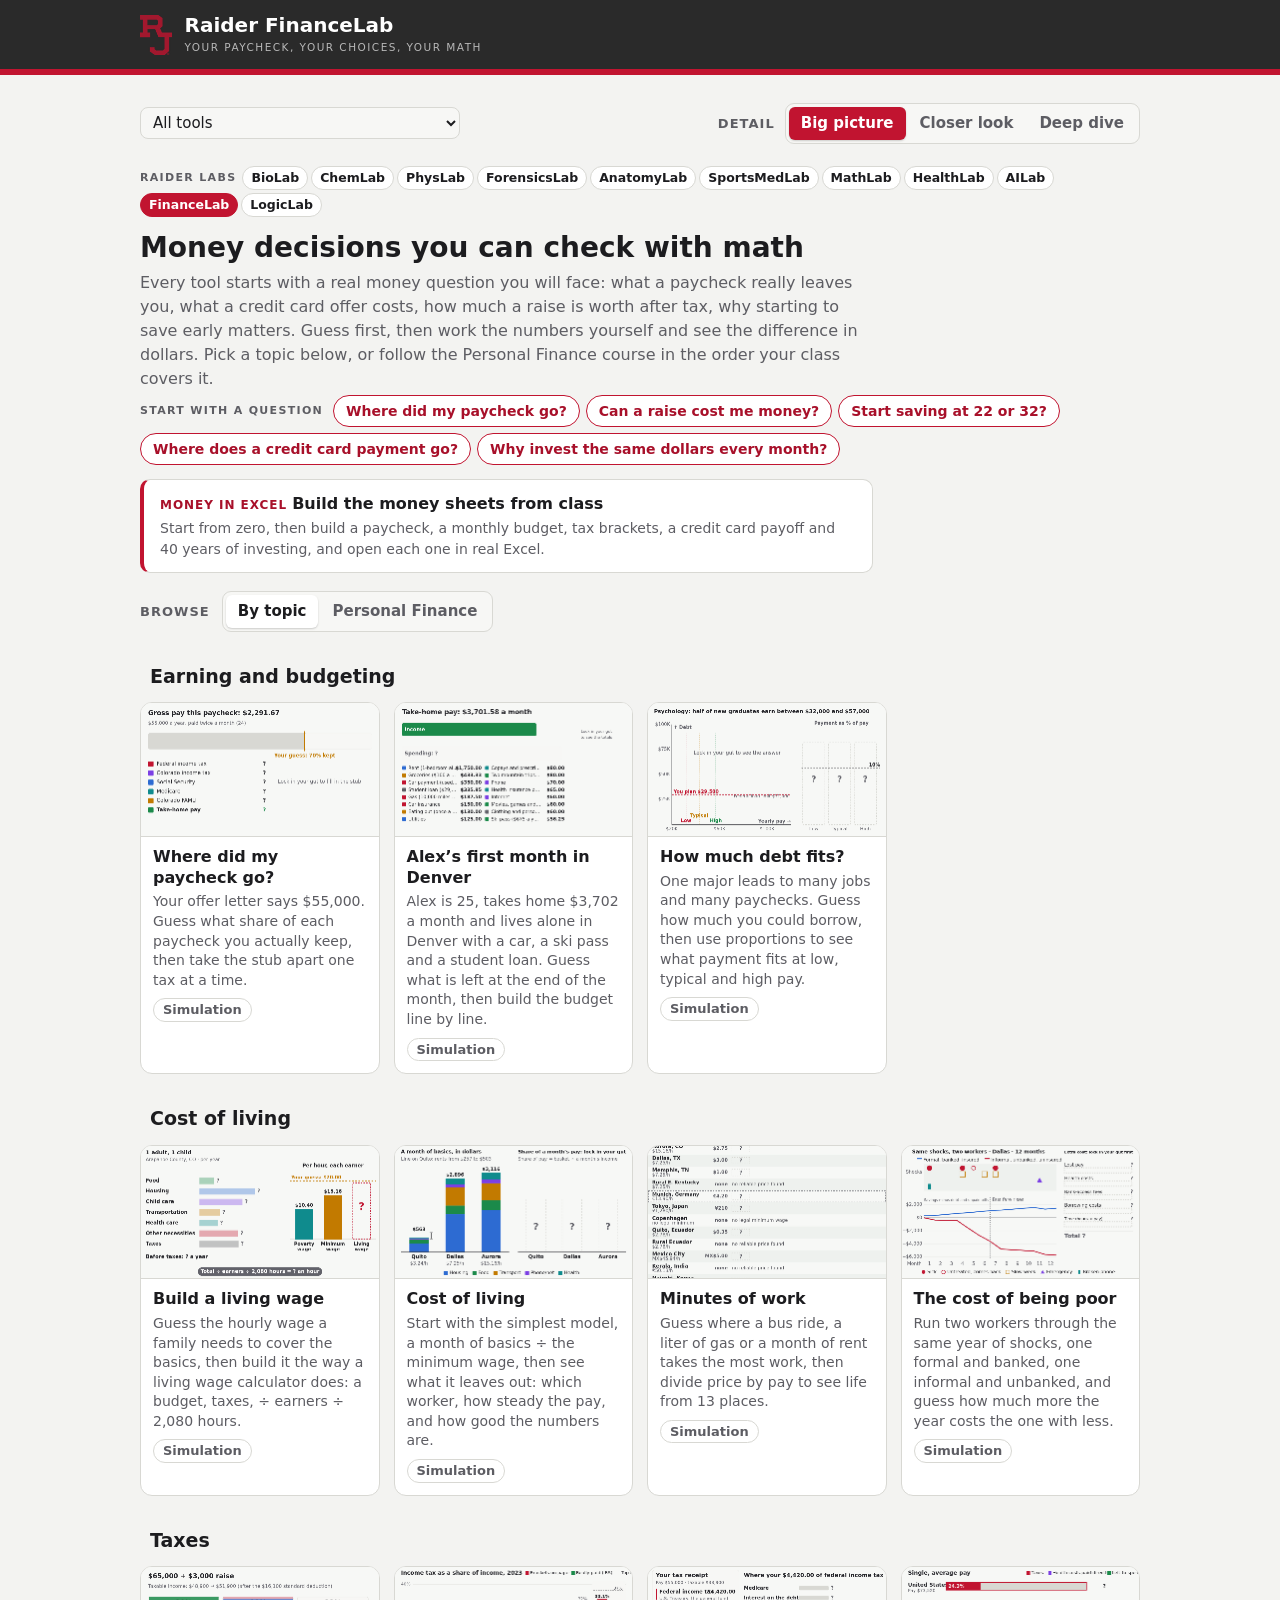
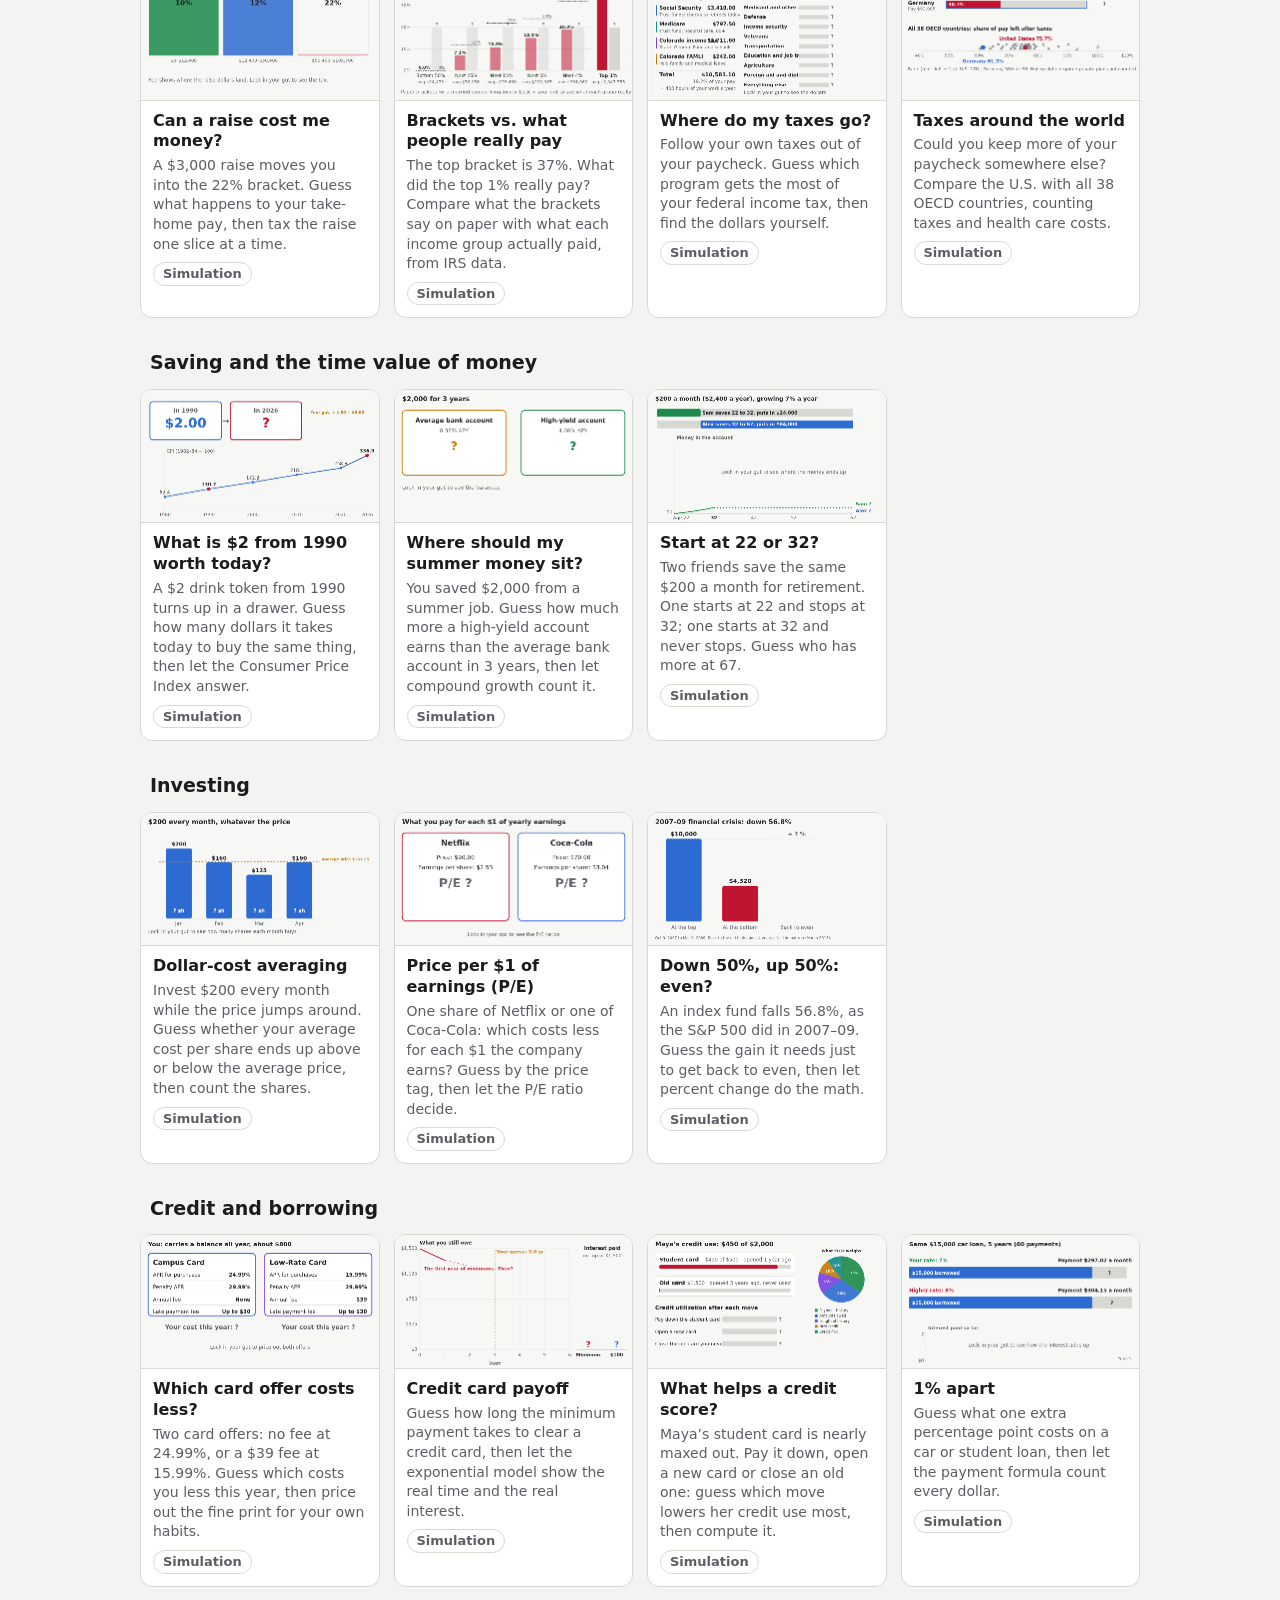
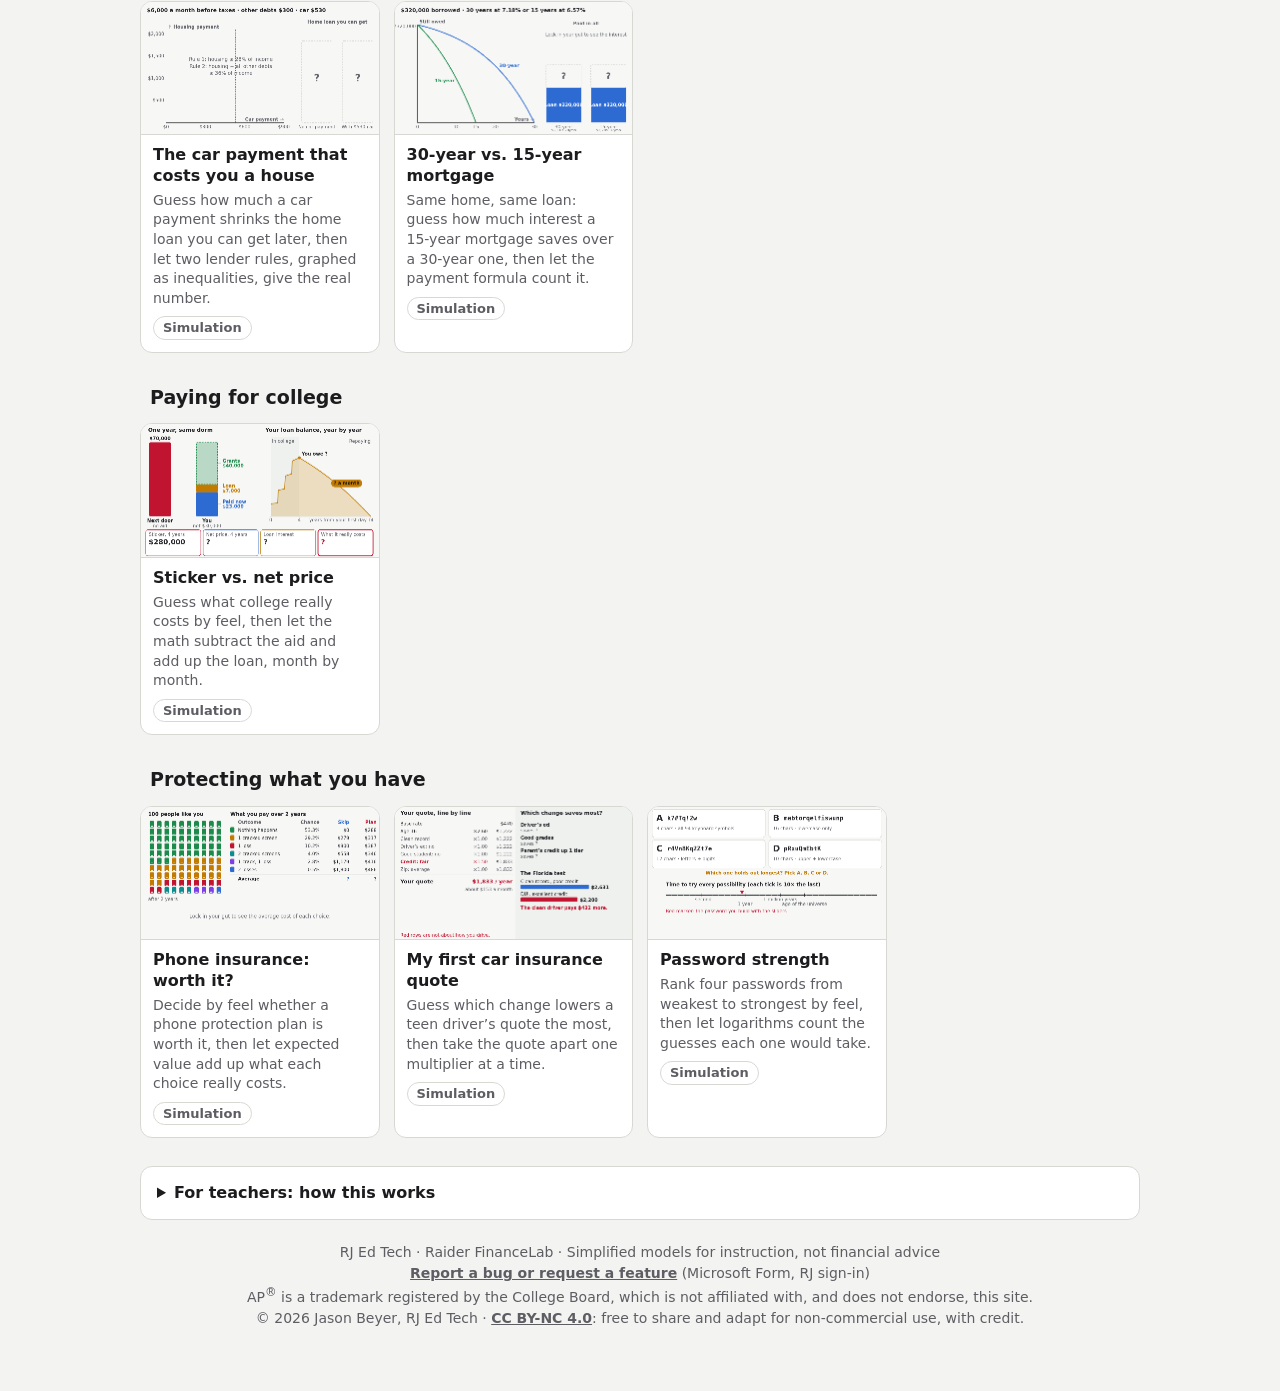
<file: index.html>
<!DOCTYPE html>
<html lang="en">
<head>
<meta charset="utf-8">
<meta name="viewport" content="width=device-width, initial-scale=1, viewport-fit=cover">
<title>Raider FinanceLab</title>
<meta name="lab-name" content="Raider FinanceLab">
<meta name="lab-key" content="rjfinancelab">
<meta name="uses-label" content="Your money runs on this">
<meta name="uses-open" content="1">
<meta name="uses-after-gut" content="1">
<meta name="guided-gut" content="1">
<meta name="jump-all" content="All tools">
<meta name="description" content="Personal finance tools for Regis Jesuit: paychecks, taxes, budgets, saving, investing, credit and borrowing, with the math done by you and checked against real 2026 numbers.">
<meta name="claude:viewport-fit-sides" content="cover">
<link rel="icon" href="favicon.ico" sizes="any">
<link rel="icon" href="favicon.svg" type="image/svg+xml">
<link rel="apple-touch-icon" href="apple-touch-icon.png">
<link rel="stylesheet" href="biolab.css?v=202611240500">
</head>
<body>
<header class="rj-masthead">
  <div class="hl">
    <img class="rj-mark" src="[data-uri]" alt="RJ">
    <div>
      <h1>Raider FinanceLab</h1>
      <p class="tagline">Your paycheck, your choices, your math</p>
    </div>
  </div>
</header>

<main class="wrap">
  <nav class="bar">
    <div class="nav-l"><a href="#home" class="back" id="back" hidden>← All tools</a>
      <select id="jump" class="sel" aria-label="Go to a tool"></select></div>
    <div class="lvl"><span class="lvl-l" id="lvl-l">Detail</span>
      <div class="seg" id="lvl" role="group" aria-labelledby="lvl-l">
        <button type="button" data-l="bio" title="The main idea, in everyday words">Big picture</button><button type="button" data-l="honors" title="The math gets its names, and you can change more things">Closer look</button><button type="button" data-l="ap" title="Everything, including the formulas">Deep dive</button>
      </div>
    </div>
  </nav>

  <section id="home">
    <nav class="labs" aria-label="Raider Labs"><span class="labs-l">Raider Labs</span><a href="https://rjedtech.github.io/Raider-BioLab/" title="Biology">BioLab <small>Biology</small></a><a href="https://rjedtech.github.io/Raider-ChemLab/" title="Chemistry">ChemLab <small>Chemistry</small></a><a href="https://rjedtech.github.io/Raider-PhysLab/" title="Physics">PhysLab <small>Physics</small></a><a href="https://rjedtech.github.io/Raider-ForensicsLab/" title="Forensic Science">ForensicsLab <small>Forensic Science</small></a><a href="https://rjedtech.github.io/Raider-AnatomyLab/" title="Anatomy &amp; Physiology">AnatomyLab <small>Anatomy &amp; Physiology</small></a><a href="https://rjedtech.github.io/Raider-SportsMedLab/" title="Sports Medicine">SportsMedLab <small>Sports Medicine</small></a><a href="https://rjedtech.github.io/Raider-MathLab/" title="Mathematics">MathLab <small>Mathematics</small></a><a href="https://rjedtech.github.io/Raider-HealthLab/" title="Health">HealthLab <small>Health</small></a><a href="https://rjedtech.github.io/Raider-AILab/" title="Artificial Intelligence">AILab <small>Artificial Intelligence</small></a><a href="https://rjedtech.github.io/Raider-FinanceLab/" aria-current="page" title="Personal Finance">FinanceLab <small>Personal Finance</small></a><a href="https://rjedtech.github.io/Raider-LogicLab/" title="Logic &amp; Argument">LogicLab <small>Logic &amp; Argument</small></a></nav>
    <div class="home-head">
      <h2>Money decisions you can check with math</h2>
      <p class="lede">Every tool starts with a real money question you will face: what a paycheck really leaves you, what a credit card offer costs, how much a raise is worth after tax, why starting to save early matters. Guess first, then work the numbers yourself and see the difference in dollars. Pick a topic below, or follow the Personal Finance course in the order your class covers it.</p>
    </div>
    <div class="home-cards">
      <a class="xl-entry" href="excel.html"><span class="xl-entry-k">Money in Excel</span> <b>Build the money sheets from class</b> <span class="xl-entry-d">Start from zero, then build a paycheck, a monthly budget, tax brackets, a credit card payoff and 40 years of investing, and open each one in real Excel.</span></a>
    </div>
    <div class="browse-row"><span class="lvl-l" id="browse-l">Browse</span><div class="seg" id="browse" role="group" aria-labelledby="browse-l"></div></div>
    <div id="units"></div>
  </section>

  <div id="sims"></div>

  <details class="notes" id="notes">
    <summary>For teachers: how this works</summary>
    <div class="cols">
      <div>
        <h4>Built for real decisions</h4>
        <p>Each tool follows the same four steps: <b>the problem</b> (a real case with real 2026 numbers), <b>gut vs. math</b> (students lock in a gut answer, work out one number themselves, then the math takes a turn and the tool shows the difference in dollars), <b>your money runs on this</b> (where this exact idea shows up in their life) and <b>review</b> (real-world and test-style questions with worked solutions).</p>
        <h4>Follow your course</h4>
        <p>Choose <b>Personal Finance</b> under <b>Browse</b> to see the tools in the order the RJ course covers them. Each unit page opens with a <b>Why are we learning this?</b> card you can project on the first day.</p>
        <h4>Teach, don’t preach</h4>
        <p>The tools show what the math says and leave the choice to the student. Nothing here is financial or tax advice, and every model says what it simplifies.</p>
      </div>
      <div>
        <h4>Three levels of detail</h4>
        <p><b>Big picture</b> gives the main idea in everyday words. <b>Closer look</b> names the math and adds variables. <b>Deep dive</b> adds the formulas and harder questions. Any student can choose any level.</p>
        <h4>Put a tool in Canvas</h4>
        <p>Open any tool and use <b>Embed this tool in Canvas</b> at the bottom. Choose where it starts, copy the code and paste it into a Canvas page.</p>
        <h4>Privacy</h4>
        <p>Everything runs in the browser. There are no logins, and no student data leaves the device. An anonymous page counter (no cookies, no names) records which tools are opened and whether the visit came through a school device.</p>
      </div>
    </div>
  </details>
  <p class="foot">RJ Ed Tech · Raider FinanceLab · Simplified models for instruction, not financial advice<br><a href="https://forms.cloud.microsoft/Pages/ResponsePage.aspx?id=4SwuQZc-CEClZjjFdYLisQzihhIB-7hPp9L3AOSeJONUOVJaVTVMOE9YMFNSVVM3TUNOOFVQR1pYTi4u&amp;rc59cb41123d3497584d2ca10cb9e1c54=%22Raider%20FinanceLab%22" target="_blank" rel="noopener">Report a bug or request a feature</a> (Microsoft Form, RJ sign-in)<br>AP<sup>®</sup> is a trademark registered by the College Board, which is not affiliated with, and does not endorse, this site.<br>© 2026 Jason Beyer, RJ Ed Tech · <a href="https://creativecommons.org/licenses/by-nc/4.0/" target="_blank" rel="license noopener">CC BY-NC 4.0</a>: free to share and adapt for non-commercial use, with credit.</p>
</main>

<script src="engine.js?v=202611200300"></script>
<script src="fin.js?v=202611102130"></script>
<!--SIMS-->
<script src="sims/brackets.js?v=202611102130"></script>
<script src="sims/cardoffer.js?v=202611102130"></script>
<script src="sims/carhouse.js?v=202611132000"></script>
<script src="sims/carquote.js?v=202611102130"></script>
<script src="sims/costofliving.js?v=202611102130"></script>
<script src="sims/creditcard.js?v=202611121800"></script>
<script src="sims/creditscore.js?v=202611131500"></script>
<script src="sims/dca.js?v=202611131500"></script>
<script src="sims/debtfit.js?v=202611102130"></script>
<script src="sims/drawdown.js?v=202611131500"></script>
<script src="sims/firstmonth.js?v=202611131500"></script>
<script src="sims/inflation.js?v=202611131500"></script>
<script src="sims/insurance.js?v=202611171800"></script>
<script src="sims/livingwage.js?v=202611102130"></script>
<script src="sims/minutesofwork.js?v=202611102130"></script>
<script src="sims/mortgageterm.js?v=202611102130"></script>
<script src="sims/onepercent.js?v=202611102130"></script>
<script src="sims/passwords.js?v=202611171800"></script>
<script src="sims/paycheck.js?v=202611131500"></script>
<script src="sims/peratio.js?v=202611131500"></script>
<script src="sims/povertypremium.js?v=202611102130"></script>
<script src="sims/savings.js?v=202611131500"></script>
<script src="sims/startearly.js?v=202611102130"></script>
<script src="sims/stickernet.js?v=202611102130"></script>
<script src="sims/taxreal.js?v=202611102130"></script>
<script src="sims/taxreceipt.js?v=202611102130"></script>
<script src="sims/taxworld.js?v=202611102130"></script>
<!--/SIMS-->
<script src="courses.js?v=202611140100"></script>

<script src="practical.js?v=202611102130"></script>
<script src="review.js?v=202611102130"></script>
<script src="myths.js?v=202611172300"></script>
<!--EXTRA-->
<script src="practical/brackets.js?v=202611131700"></script>
<script src="practical/cardoffer.js?v=202611131700"></script>
<script src="practical/carhouse.js?v=202611131700"></script>
<script src="practical/carquote.js?v=202611131700"></script>
<script src="practical/costofliving.js?v=202611131700"></script>
<script src="practical/creditcard.js?v=202611121800"></script>
<script src="practical/creditscore.js?v=202611131500"></script>
<script src="practical/dca.js?v=202611131500"></script>
<script src="practical/debtfit.js?v=202611131700"></script>
<script src="practical/drawdown.js?v=202611131500"></script>
<script src="practical/firstmonth.js?v=202611131500"></script>
<script src="practical/inflation.js?v=202611131500"></script>
<script src="practical/insurance.js?v=202611131700"></script>
<script src="practical/livingwage.js?v=202611131700"></script>
<script src="practical/minutesofwork.js?v=202611131700"></script>
<script src="practical/mortgageterm.js?v=202611131700"></script>
<script src="practical/onepercent.js?v=202611131700"></script>
<script src="practical/passwords.js?v=202611131700"></script>
<script src="practical/paycheck.js?v=202611131500"></script>
<script src="practical/peratio.js?v=202611131500"></script>
<script src="practical/povertypremium.js?v=202611131700"></script>
<script src="practical/savings.js?v=202611131500"></script>
<script src="practical/startearly.js?v=202611131700"></script>
<script src="practical/stickernet.js?v=202611131700"></script>
<script src="practical/taxreal.js?v=202611131700"></script>
<script src="practical/taxreceipt.js?v=202611131700"></script>
<script src="practical/taxworld.js?v=202611131700"></script>
<script src="review/brackets.js?v=202611102130"></script>
<script src="review/cardoffer.js?v=202611102130"></script>
<script src="review/carhouse.js?v=202611102130"></script>
<script src="review/carquote.js?v=202611102130"></script>
<script src="review/costofliving.js?v=202611102130"></script>
<script src="review/creditcard.js?v=202611102130"></script>
<script src="review/creditscore.js?v=202611102130"></script>
<script src="review/dca.js?v=202611102130"></script>
<script src="review/debtfit.js?v=202611102130"></script>
<script src="review/drawdown.js?v=202611102130"></script>
<script src="review/firstmonth.js?v=202611102130"></script>
<script src="review/inflation.js?v=202611102130"></script>
<script src="review/insurance.js?v=202611102130"></script>
<script src="review/livingwage.js?v=202611102130"></script>
<script src="review/minutesofwork.js?v=202611102130"></script>
<script src="review/mortgageterm.js?v=202611102130"></script>
<script src="review/onepercent.js?v=202611102130"></script>
<script src="review/passwords.js?v=202611161400"></script>
<script src="review/paycheck.js?v=202611102130"></script>
<script src="review/peratio.js?v=202611102130"></script>
<script src="review/povertypremium.js?v=202611102130"></script>
<script src="review/savings.js?v=202611102130"></script>
<script src="review/startearly.js?v=202611102130"></script>
<script src="review/stickernet.js?v=202611102130"></script>
<script src="review/taxreal.js?v=202611102130"></script>
<script src="review/taxreceipt.js?v=202611102130"></script>
<script src="review/taxworld.js?v=202611102130"></script>
<!--/EXTRA-->
<script src="mathcards.js?v=202611161800"></script>
<script>BioLab.start();</script>
<script>window.RL_STORIES=[{"q": "Where did my paycheck go?", "href": "paycheck-story.html", "tools": ["paycheck"]}, {"q": "Can a raise cost me money?", "href": "brackets-story.html", "tools": ["brackets"]}, {"q": "Start saving at 22 or 32?", "href": "startearly-story.html", "tools": ["startearly"]}, {"q": "Where does a credit card payment go?", "href": "creditcard-story.html", "tools": ["creditcard"]}, {"q": "Why invest the same dollars every month?", "href": "dca-story.html", "tools": ["dca"]}];</script>
<script src="story-links.js?v=202611240600"></script>
<script src="student-help.js?v=202611240500"></script>
<script src="church.js?v=202611200700"></script>
<!-- Anonymous page-view count (GoatCounter, rjedtech.goatcounter.com): no cookies, no personal data, no form contents.
     Each tool (#id) counts as its own page; anything after = or @ in the address is never sent.
     A visit through the school's Securly filter (?scrlybrkr in the address) adds ?sd = school device; nothing else about the visitor is sent. -->
<script>
window.goatcounter={no_onload:true};
(function(){var last=null,tries=0;
function route(){var h=(location.hash||'').slice(1).split(/[=@?&]/)[0].replace(/[^A-Za-z0-9_-]/g,'').slice(0,40);return location.pathname.replace(/index\.html$/,'')+(h?'#'+h:'')+(/scrlybrkr/.test(location.search)?'?sd':'');}
function go(){var p=route();if(p===last)return;var g=window.goatcounter;if(!g||typeof g.count!=='function'){if(tries++<40)setTimeout(go,250);return;}last=p;try{g.count({path:p});}catch(e){}}
window.addEventListener('hashchange',go);if(document.readyState==='complete')go();else window.addEventListener('load',go);})();
</script>
<script data-goatcounter="https://rjedtech.goatcounter.com/count" async src="//gc.zgo.at/count.js"></script>
</body>
</html>
</file>
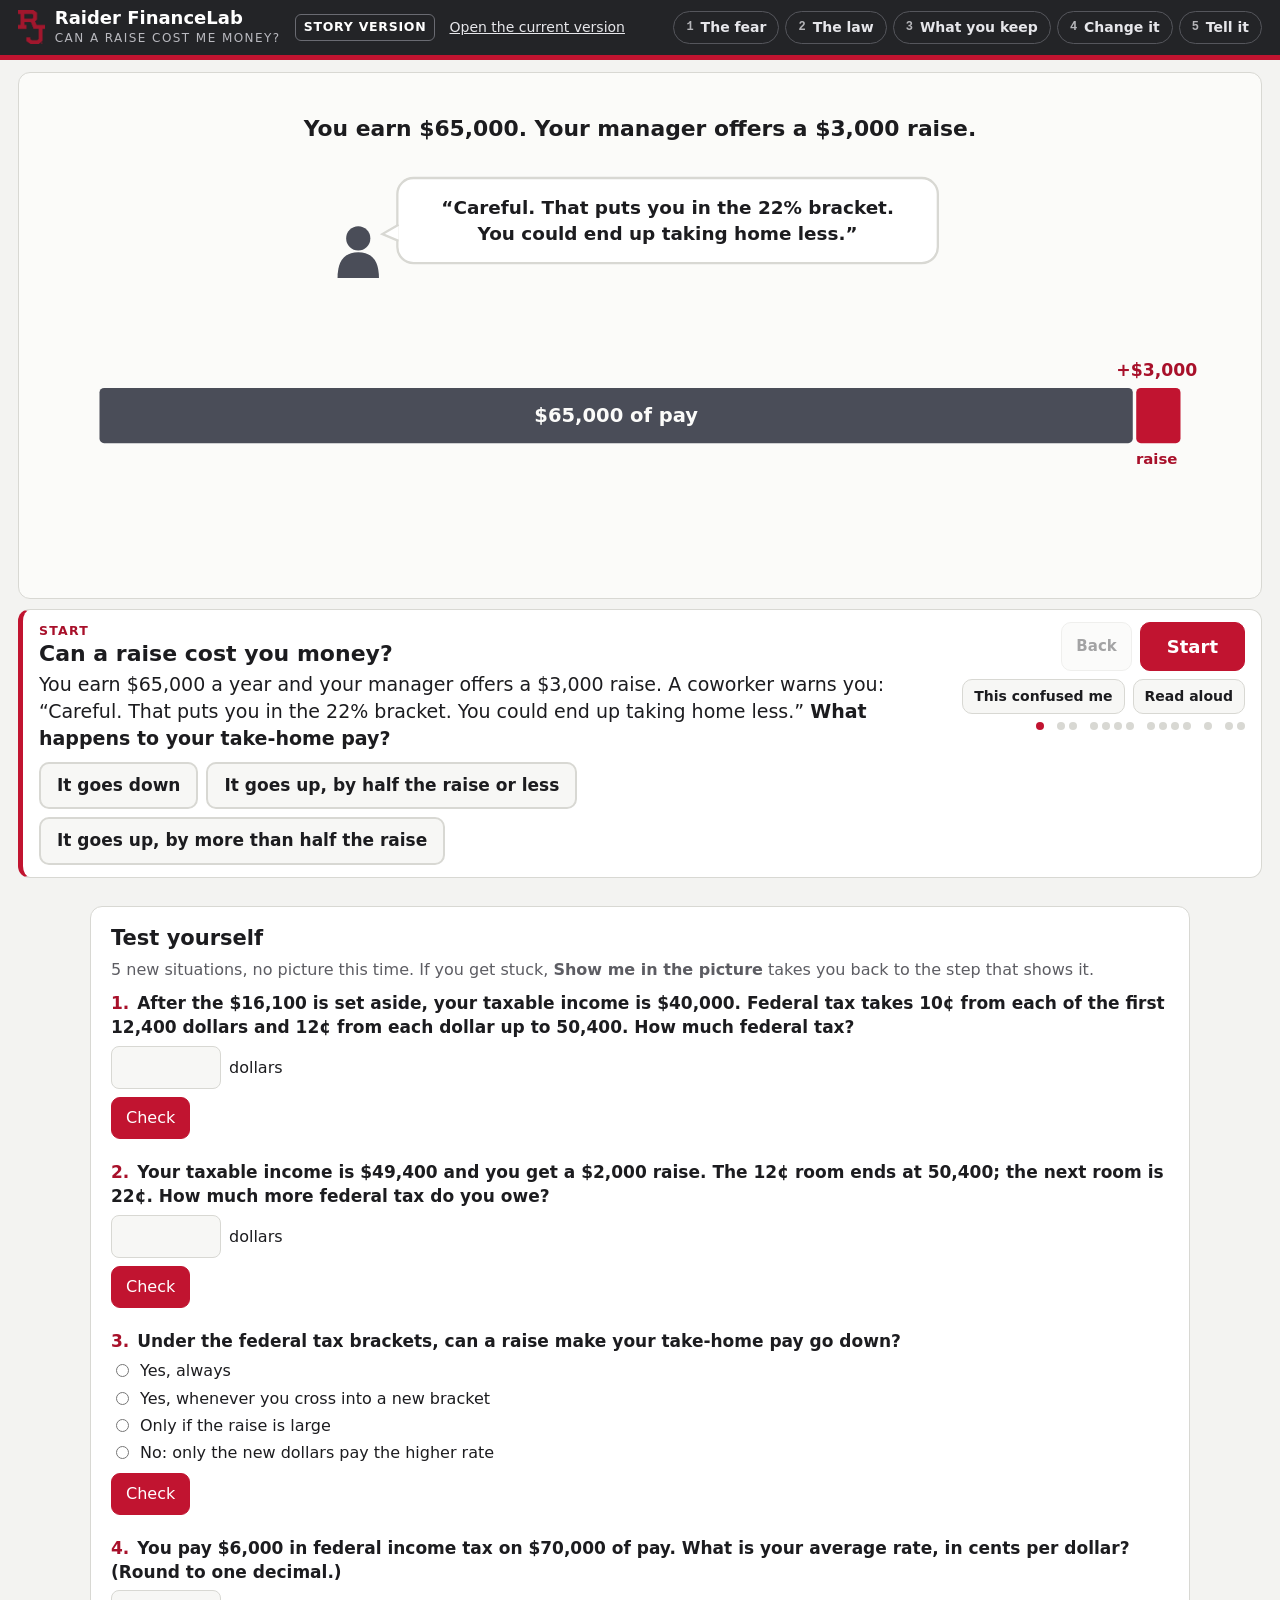
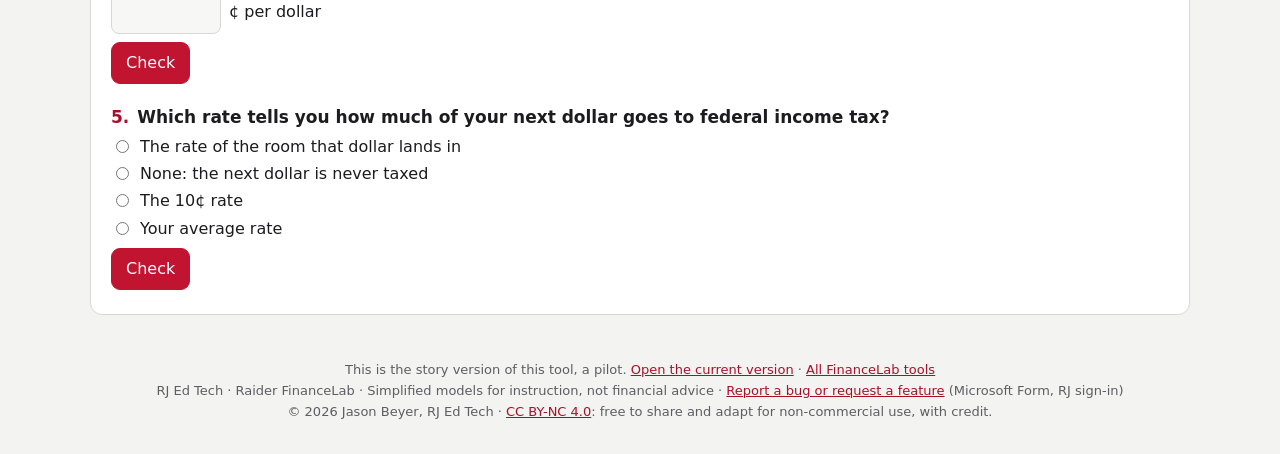
<file: brackets-story.html>
<!DOCTYPE html>
<html lang="en">
<head>
<meta charset="utf-8">
<meta name="viewport" content="width=device-width, initial-scale=1">
<title>Can a raise cost me money? · story version · Raider FinanceLab</title>
<meta name="description" content="Pour your dollars into the tax brackets, add a raise on the right, and see which dollars the higher rate touches.">
<meta name="robots" content="noindex">
<link rel="icon" href="favicon.ico" sizes="any">
<link rel="icon" href="favicon.svg" type="image/svg+xml">
<link rel="apple-touch-icon" href="apple-touch-icon.png">
<link rel="stylesheet" href="story/kit.css?v=202611210300">
</head>
<body class="ink-hl">
<!-- Raider FinanceLab story version (pilot). A picture-first rebuild of one tool, kept beside the current tool so the two can be compared.
     Current tool: index.html#brackets. Shared code: story/kit.js and story/kit.css. This lesson: story/brackets.js. -->
<header class="mast" id="mast"><div class="mast-in">
  <a class="brand" href="index.html" title="All FinanceLab tools"><img src="[data-uri]" alt="RJ"><div><b>Raider FinanceLab</b><small>Can a raise cost me money?</small></div></a>
  <span class="pilot">Story version</span>
  <a class="cmp" href="index.html#brackets">Open the current version</a>
  <nav class="parts" id="parts" aria-label="Parts of this lesson"></nav>
</div></header>
<main>
  <div class="stage" id="stagebox"><svg id="stage" role="img" aria-label="The picture for this step. The text below describes it." viewBox="0 0 1000 520"></svg></div>
  <div class="panel" id="panel" hidden></div>
  <div class="fbar" id="fbar" hidden></div>
  <section class="cap" id="cap" aria-live="polite">
    <div class="cap-main">
      <div class="kick"><span id="kpart"></span><span id="kstep"></span></div>
      <h1 id="ktitle"></h1>
      <p class="say" id="ctext"></p>
      <p class="move" id="move" hidden></p>
      <div id="choices" hidden></div>
      <p class="alt" id="calt" hidden></p>
    </div>
    <div class="cap-nav">
      <div class="row"><button type="button" class="btn" id="back">Back</button><button type="button" class="btn primary" id="next">Next</button></div>
      <div class="row"><button type="button" class="btn small" id="replay">Watch again</button><button type="button" class="btn small" id="altb" aria-expanded="false">This confused me</button><button type="button" class="btn small" id="readb">Read aloud</button></div>
      <div class="dots" id="dots" aria-hidden="true"></div>
    </div>
  </section>
  <section id="ty" aria-label="Test yourself"></section>
  <p class="foot">This is the story version of this tool, a pilot. <a href="index.html#brackets">Open the current version</a> · <a href="index.html">All FinanceLab tools</a><br>RJ Ed Tech · Raider FinanceLab · Simplified models for instruction, not financial advice · <a href="https://forms.cloud.microsoft/Pages/ResponsePage.aspx?id=4SwuQZc-CEClZjjFdYLisQzihhIB-7hPp9L3AOSeJONUOVJaVTVMOE9YMFNSVVM3TUNOOFVQR1pYTi4u&amp;rc59cb41123d3497584d2ca10cb9e1c54=%22Raider%20FinanceLab%22" target="_blank" rel="noopener">Report a bug or request a feature</a> (Microsoft Form, RJ sign-in)<br>© 2026 Jason Beyer, RJ Ed Tech · <a href="https://creativecommons.org/licenses/by-nc/4.0/" target="_blank" rel="license noopener">CC BY-NC 4.0</a>: free to share and adapt for non-commercial use, with credit.</p>
</main>
<script src="fin.js?v=202611210300"></script>
<script src="story/kit.js?v=202611211900"></script>
<script src="story/brackets.js?v=202611210300"></script>
<script src="story/test-yourself.js?v=2026112122"></script>
<script src="story/brackets-test.js?v=2026112122"></script>
<!-- Anonymous page-view count (GoatCounter, rjedtech.goatcounter.com): no cookies, no personal data, no form contents.
     Also counts, with no name attached: which step was reached, clicks on "This confused me", and the one-question vote at the end.
     A visit through the school's Securly filter (?scrlybrkr in the address) adds ?sd = school device; nothing else about the visitor is sent. -->
<script>window.goatcounter={path:function(p){return p+(/scrlybrkr/.test(location.search)?'?sd':'');}};</script>
<script data-goatcounter="https://rjedtech.goatcounter.com/count" async src="//gc.zgo.at/count.js"></script>
</body>
</html>
</file>
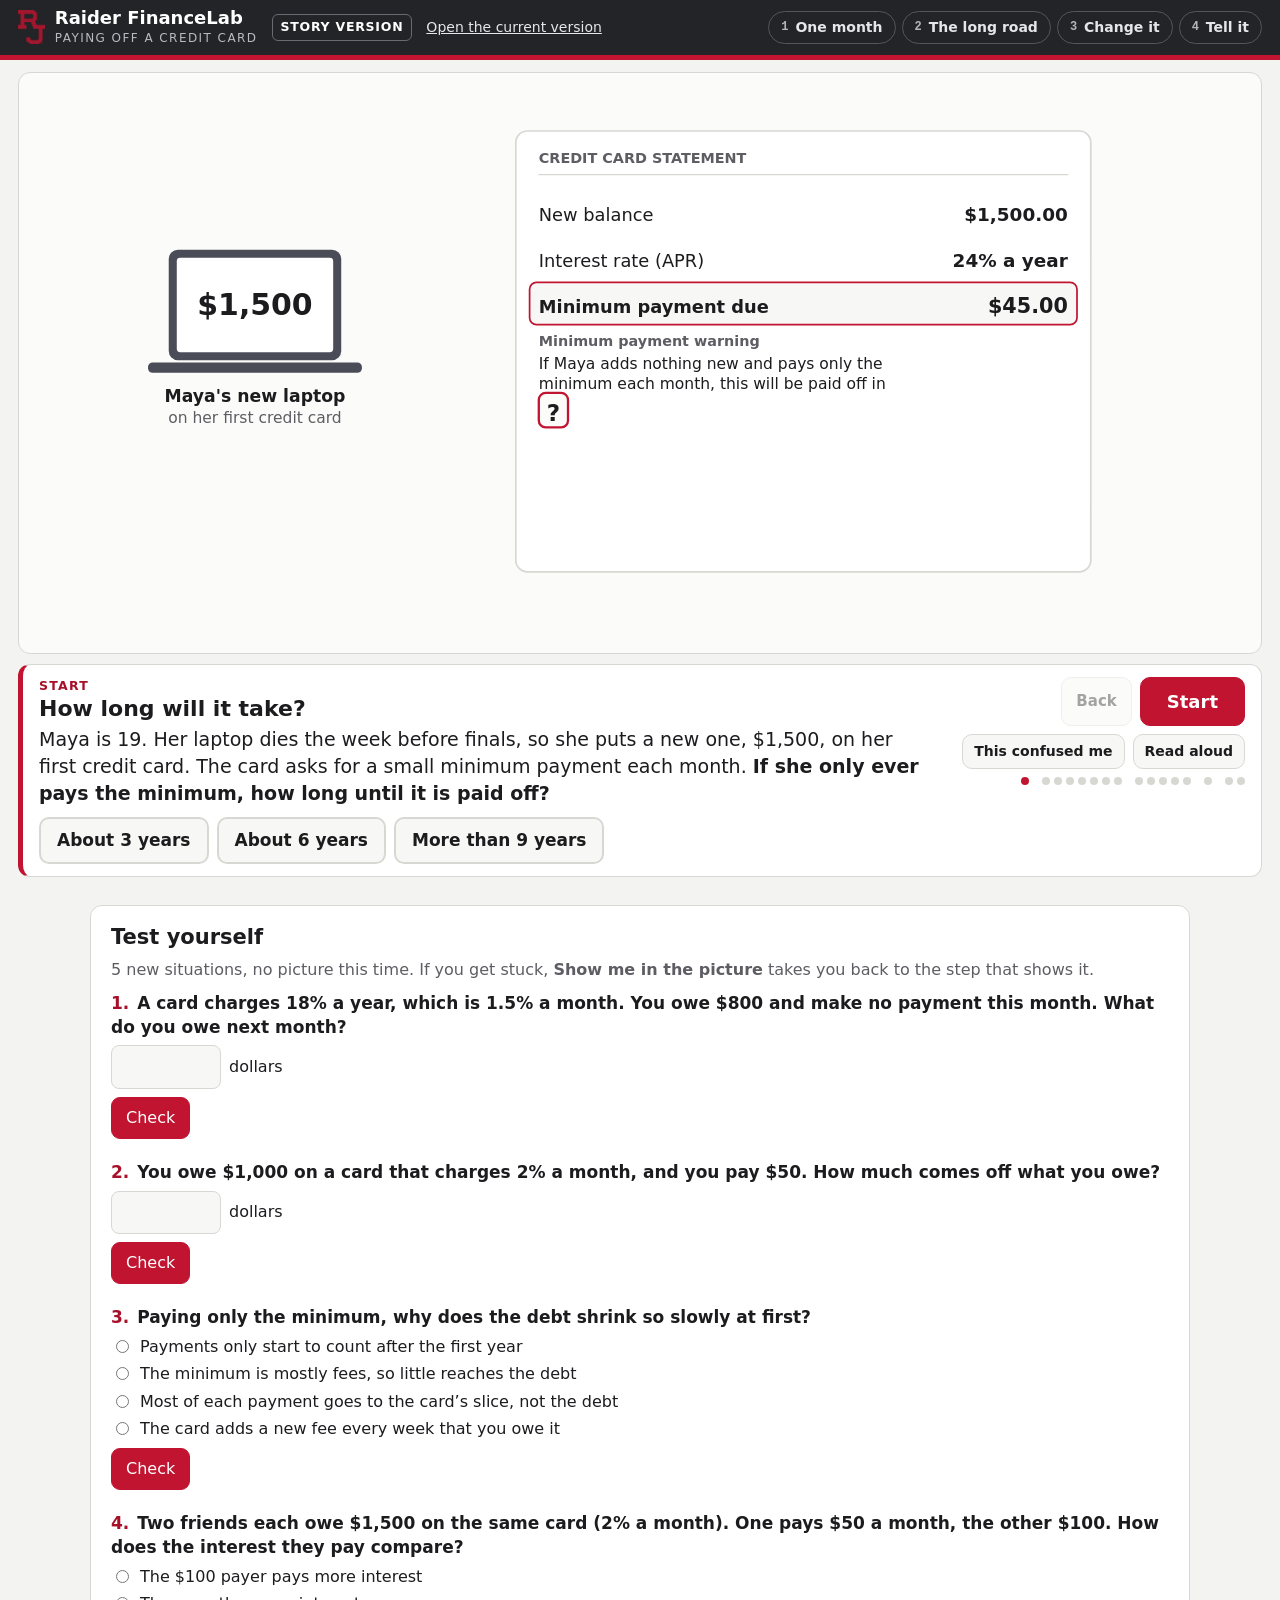
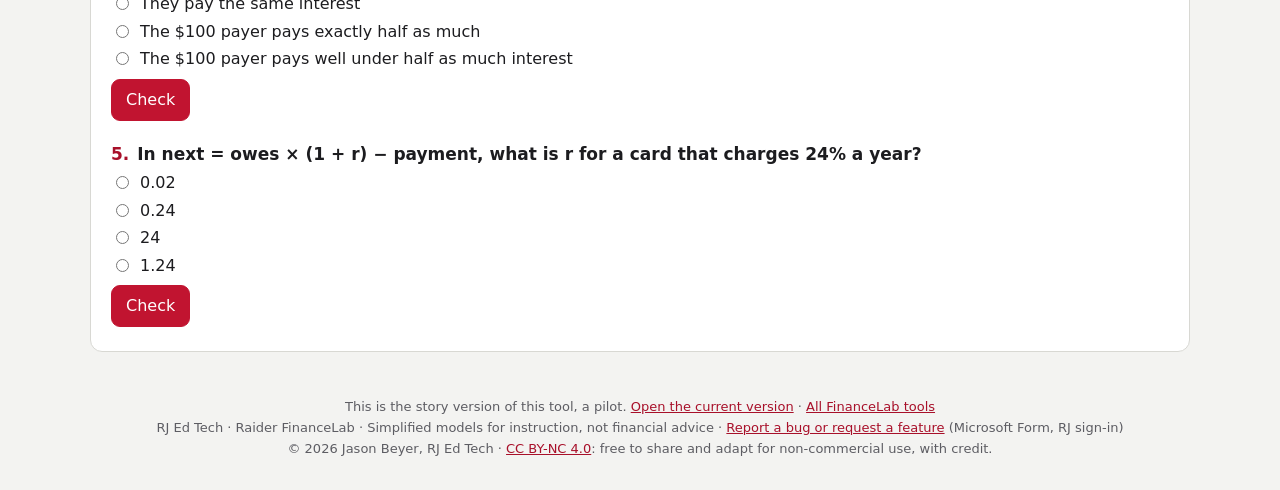
<file: creditcard-story.html>
<!DOCTYPE html>
<html lang="en">
<head>
<meta charset="utf-8">
<meta name="viewport" content="width=device-width, initial-scale=1">
<title>Paying off a credit card · story version · Raider FinanceLab</title>
<meta name="description" content="Watch one month on a credit card, then every month, and see where each payment goes.">
<meta name="robots" content="noindex">
<link rel="icon" href="favicon.ico" sizes="any">
<link rel="icon" href="favicon.svg" type="image/svg+xml">
<link rel="apple-touch-icon" href="apple-touch-icon.png">
<link rel="stylesheet" href="story/kit.css?v=202611210300">
</head>
<body class="ink-hl">
<!-- Raider FinanceLab story version (pilot). A picture-first rebuild of one tool, kept beside the current tool so the two can be compared.
     Current tool: index.html#creditcard. Shared code: story/kit.js and story/kit.css. This lesson: story/creditcard.js. -->
<header class="mast" id="mast"><div class="mast-in">
  <a class="brand" href="index.html" title="All FinanceLab tools"><img src="[data-uri]" alt="RJ"><div><b>Raider FinanceLab</b><small>Paying off a credit card</small></div></a>
  <span class="pilot">Story version</span>
  <a class="cmp" href="index.html#creditcard">Open the current version</a>
  <nav class="parts" id="parts" aria-label="Parts of this lesson"></nav>
</div></header>
<main>
  <div class="stage" id="stagebox"><svg id="stage" role="img" aria-label="The picture for this step. The text below describes it." viewBox="0 0 1000 520"></svg></div>
  <div class="panel" id="panel" hidden></div>
  <div class="fbar" id="fbar" hidden></div>
  <section class="cap" id="cap" aria-live="polite">
    <div class="cap-main">
      <div class="kick"><span id="kpart"></span><span id="kstep"></span></div>
      <h1 id="ktitle"></h1>
      <p class="say" id="ctext"></p>
      <p class="move" id="move" hidden></p>
      <div id="choices" hidden></div>
      <p class="alt" id="calt" hidden></p>
    </div>
    <div class="cap-nav">
      <div class="row"><button type="button" class="btn" id="back">Back</button><button type="button" class="btn primary" id="next">Next</button></div>
      <div class="row"><button type="button" class="btn small" id="replay">Watch again</button><button type="button" class="btn small" id="altb" aria-expanded="false">This confused me</button><button type="button" class="btn small" id="readb">Read aloud</button></div>
      <div class="dots" id="dots" aria-hidden="true"></div>
    </div>
  </section>
  <section id="ty" aria-label="Test yourself"></section>
  <p class="foot">This is the story version of this tool, a pilot. <a href="index.html#creditcard">Open the current version</a> · <a href="index.html">All FinanceLab tools</a><br>RJ Ed Tech · Raider FinanceLab · Simplified models for instruction, not financial advice · <a href="https://forms.cloud.microsoft/Pages/ResponsePage.aspx?id=4SwuQZc-CEClZjjFdYLisQzihhIB-7hPp9L3AOSeJONUOVJaVTVMOE9YMFNSVVM3TUNOOFVQR1pYTi4u&amp;rc59cb41123d3497584d2ca10cb9e1c54=%22Raider%20FinanceLab%22" target="_blank" rel="noopener">Report a bug or request a feature</a> (Microsoft Form, RJ sign-in)<br>© 2026 Jason Beyer, RJ Ed Tech · <a href="https://creativecommons.org/licenses/by-nc/4.0/" target="_blank" rel="license noopener">CC BY-NC 4.0</a>: free to share and adapt for non-commercial use, with credit.</p>
</main>
<script src="story/kit.js?v=202611211900"></script>
<script src="story/creditcard.js?v=202611210300"></script>
<script src="story/test-yourself.js?v=2026112122"></script>
<script src="story/creditcard-test.js?v=2026112122"></script>
<!-- Anonymous page-view count (GoatCounter, rjedtech.goatcounter.com): no cookies, no personal data, no form contents.
     Also counts, with no name attached: which step was reached, clicks on "This confused me", and the one-question vote at the end.
     A visit through the school's Securly filter (?scrlybrkr in the address) adds ?sd = school device; nothing else about the visitor is sent. -->
<script>window.goatcounter={path:function(p){return p+(/scrlybrkr/.test(location.search)?'?sd':'');}};</script>
<script data-goatcounter="https://rjedtech.goatcounter.com/count" async src="//gc.zgo.at/count.js"></script>
</body>
</html>
</file>
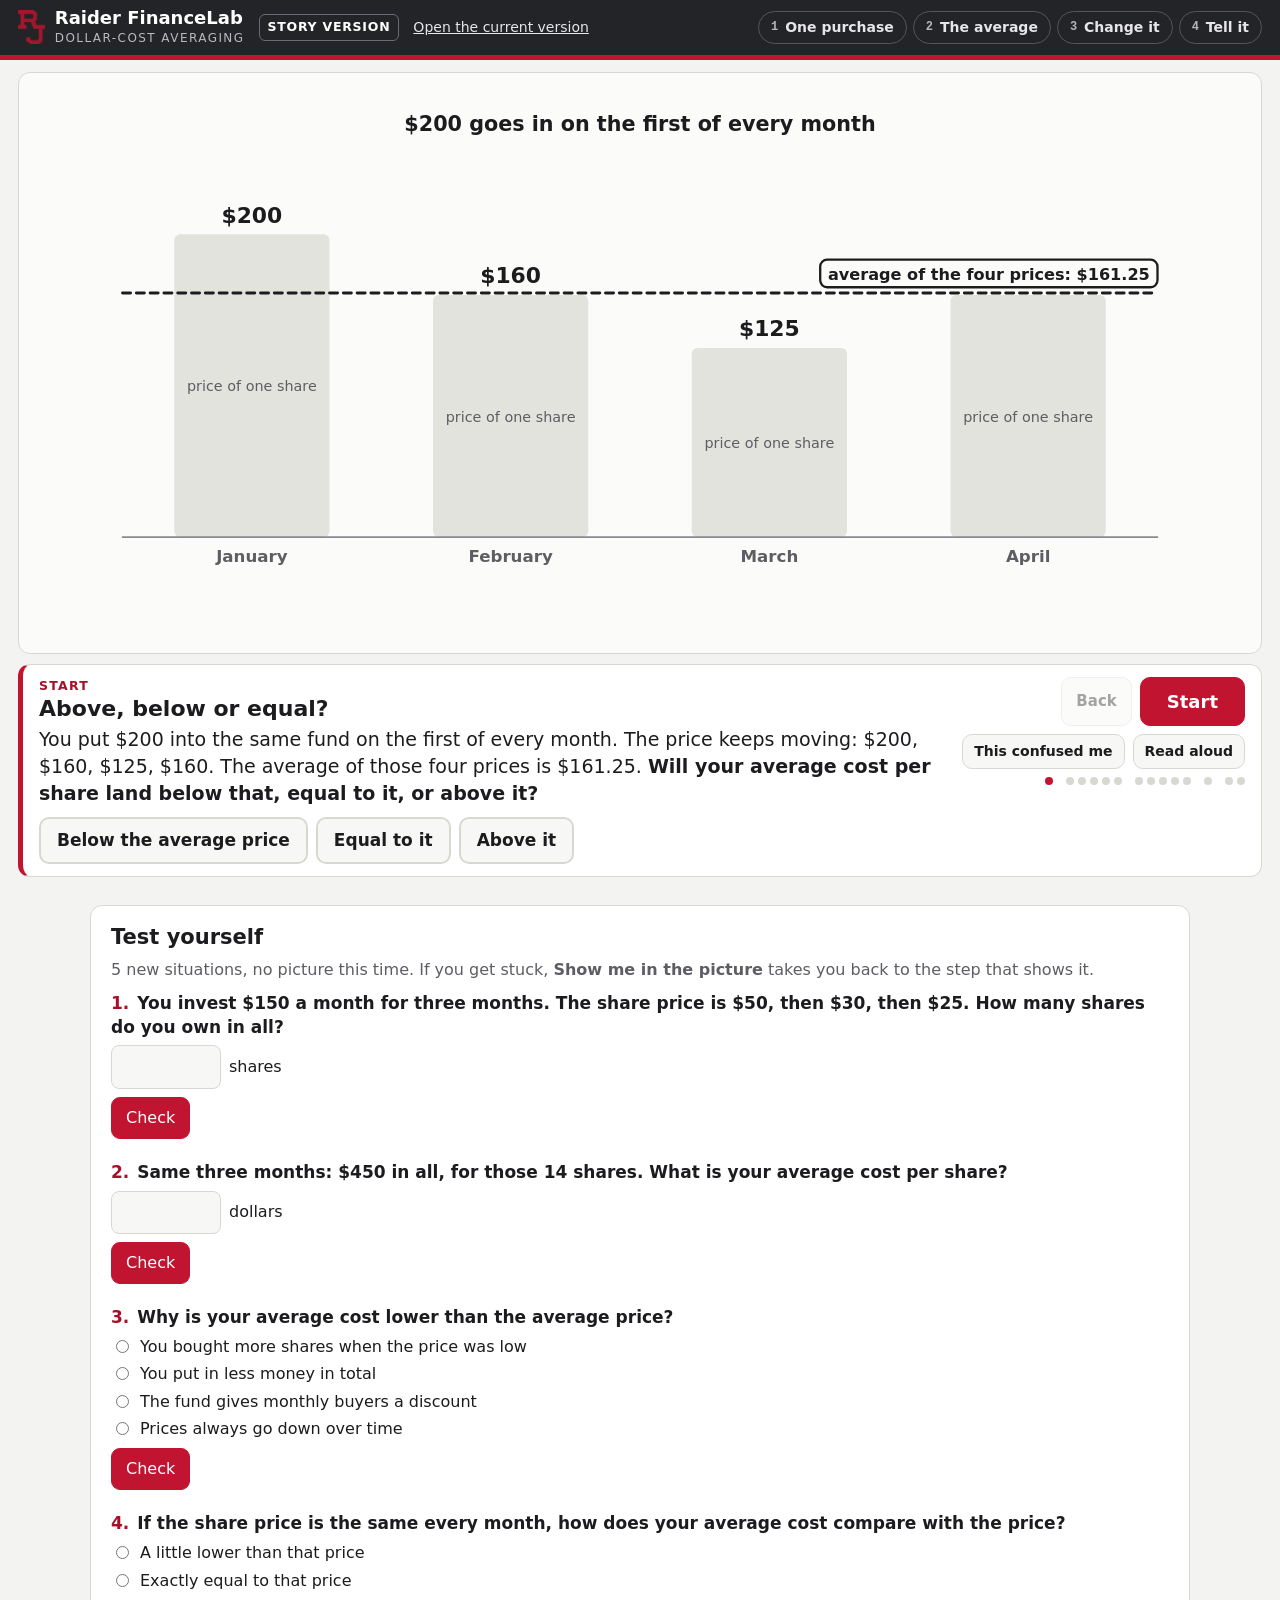
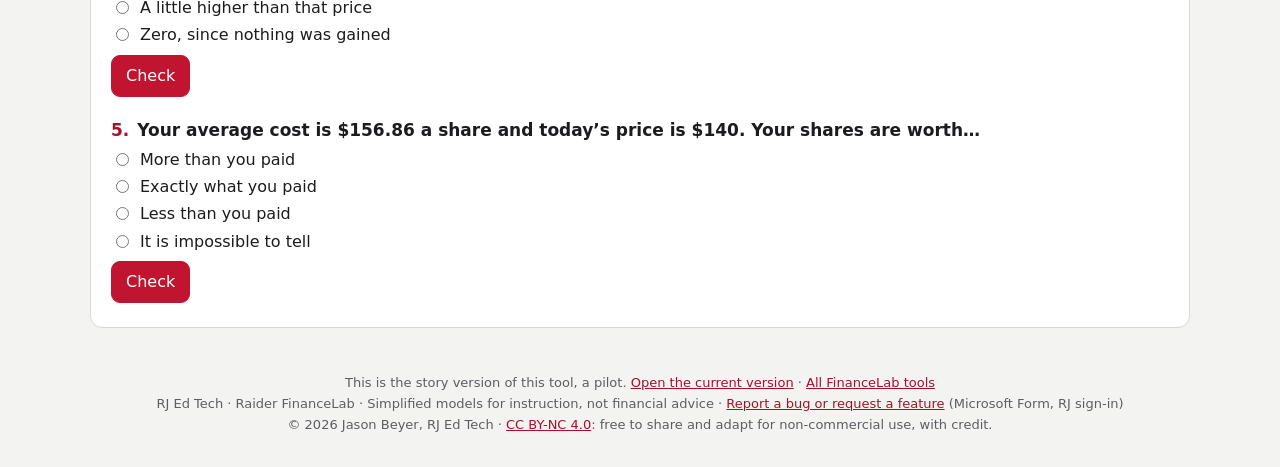
<file: dca-story.html>
<!DOCTYPE html>
<html lang="en">
<head>
<meta charset="utf-8">
<meta name="viewport" content="width=device-width, initial-scale=1">
<title>Dollar-cost averaging · story version · Raider FinanceLab</title>
<meta name="description" content="Build four purchases as rectangles and level them to see why the same dollars every month lowers your average cost.">
<meta name="robots" content="noindex">
<link rel="icon" href="favicon.ico" sizes="any">
<link rel="icon" href="favicon.svg" type="image/svg+xml">
<link rel="apple-touch-icon" href="apple-touch-icon.png">
<link rel="stylesheet" href="story/kit.css?v=202611210300">
</head>
<body class="">
<!-- Raider FinanceLab story version (pilot). A picture-first rebuild of one tool, kept beside the current tool so the two can be compared.
     Current tool: index.html#dca. Shared code: story/kit.js and story/kit.css. This lesson: story/dca.js. -->
<header class="mast" id="mast"><div class="mast-in">
  <a class="brand" href="index.html" title="All FinanceLab tools"><img src="[data-uri]" alt="RJ"><div><b>Raider FinanceLab</b><small>Dollar-cost averaging</small></div></a>
  <span class="pilot">Story version</span>
  <a class="cmp" href="index.html#dca">Open the current version</a>
  <nav class="parts" id="parts" aria-label="Parts of this lesson"></nav>
</div></header>
<main>
  <div class="stage" id="stagebox"><svg id="stage" role="img" aria-label="The picture for this step. The text below describes it." viewBox="0 0 1000 520"></svg></div>
  <div class="panel" id="panel" hidden></div>
  <div class="fbar" id="fbar" hidden></div>
  <section class="cap" id="cap" aria-live="polite">
    <div class="cap-main">
      <div class="kick"><span id="kpart"></span><span id="kstep"></span></div>
      <h1 id="ktitle"></h1>
      <p class="say" id="ctext"></p>
      <p class="move" id="move" hidden></p>
      <div id="choices" hidden></div>
      <p class="alt" id="calt" hidden></p>
    </div>
    <div class="cap-nav">
      <div class="row"><button type="button" class="btn" id="back">Back</button><button type="button" class="btn primary" id="next">Next</button></div>
      <div class="row"><button type="button" class="btn small" id="replay">Watch again</button><button type="button" class="btn small" id="altb" aria-expanded="false">This confused me</button><button type="button" class="btn small" id="readb">Read aloud</button></div>
      <div class="dots" id="dots" aria-hidden="true"></div>
    </div>
  </section>
  <section id="ty" aria-label="Test yourself"></section>
  <p class="foot">This is the story version of this tool, a pilot. <a href="index.html#dca">Open the current version</a> · <a href="index.html">All FinanceLab tools</a><br>RJ Ed Tech · Raider FinanceLab · Simplified models for instruction, not financial advice · <a href="https://forms.cloud.microsoft/Pages/ResponsePage.aspx?id=4SwuQZc-CEClZjjFdYLisQzihhIB-7hPp9L3AOSeJONUOVJaVTVMOE9YMFNSVVM3TUNOOFVQR1pYTi4u&amp;rc59cb41123d3497584d2ca10cb9e1c54=%22Raider%20FinanceLab%22" target="_blank" rel="noopener">Report a bug or request a feature</a> (Microsoft Form, RJ sign-in)<br>© 2026 Jason Beyer, RJ Ed Tech · <a href="https://creativecommons.org/licenses/by-nc/4.0/" target="_blank" rel="license noopener">CC BY-NC 4.0</a>: free to share and adapt for non-commercial use, with credit.</p>
</main>
<script src="story/kit.js?v=202611211900"></script>
<script src="story/dca.js?v=202611210300"></script>
<script src="story/test-yourself.js?v=2026112122"></script>
<script src="story/dca-test.js?v=2026112122"></script>
<!-- Anonymous page-view count (GoatCounter, rjedtech.goatcounter.com): no cookies, no personal data, no form contents.
     Also counts, with no name attached: which step was reached, clicks on "This confused me", and the one-question vote at the end.
     A visit through the school's Securly filter (?scrlybrkr in the address) adds ?sd = school device; nothing else about the visitor is sent. -->
<script>window.goatcounter={path:function(p){return p+(/scrlybrkr/.test(location.search)?'?sd':'');}};</script>
<script data-goatcounter="https://rjedtech.goatcounter.com/count" async src="//gc.zgo.at/count.js"></script>
</body>
</html>
</file>
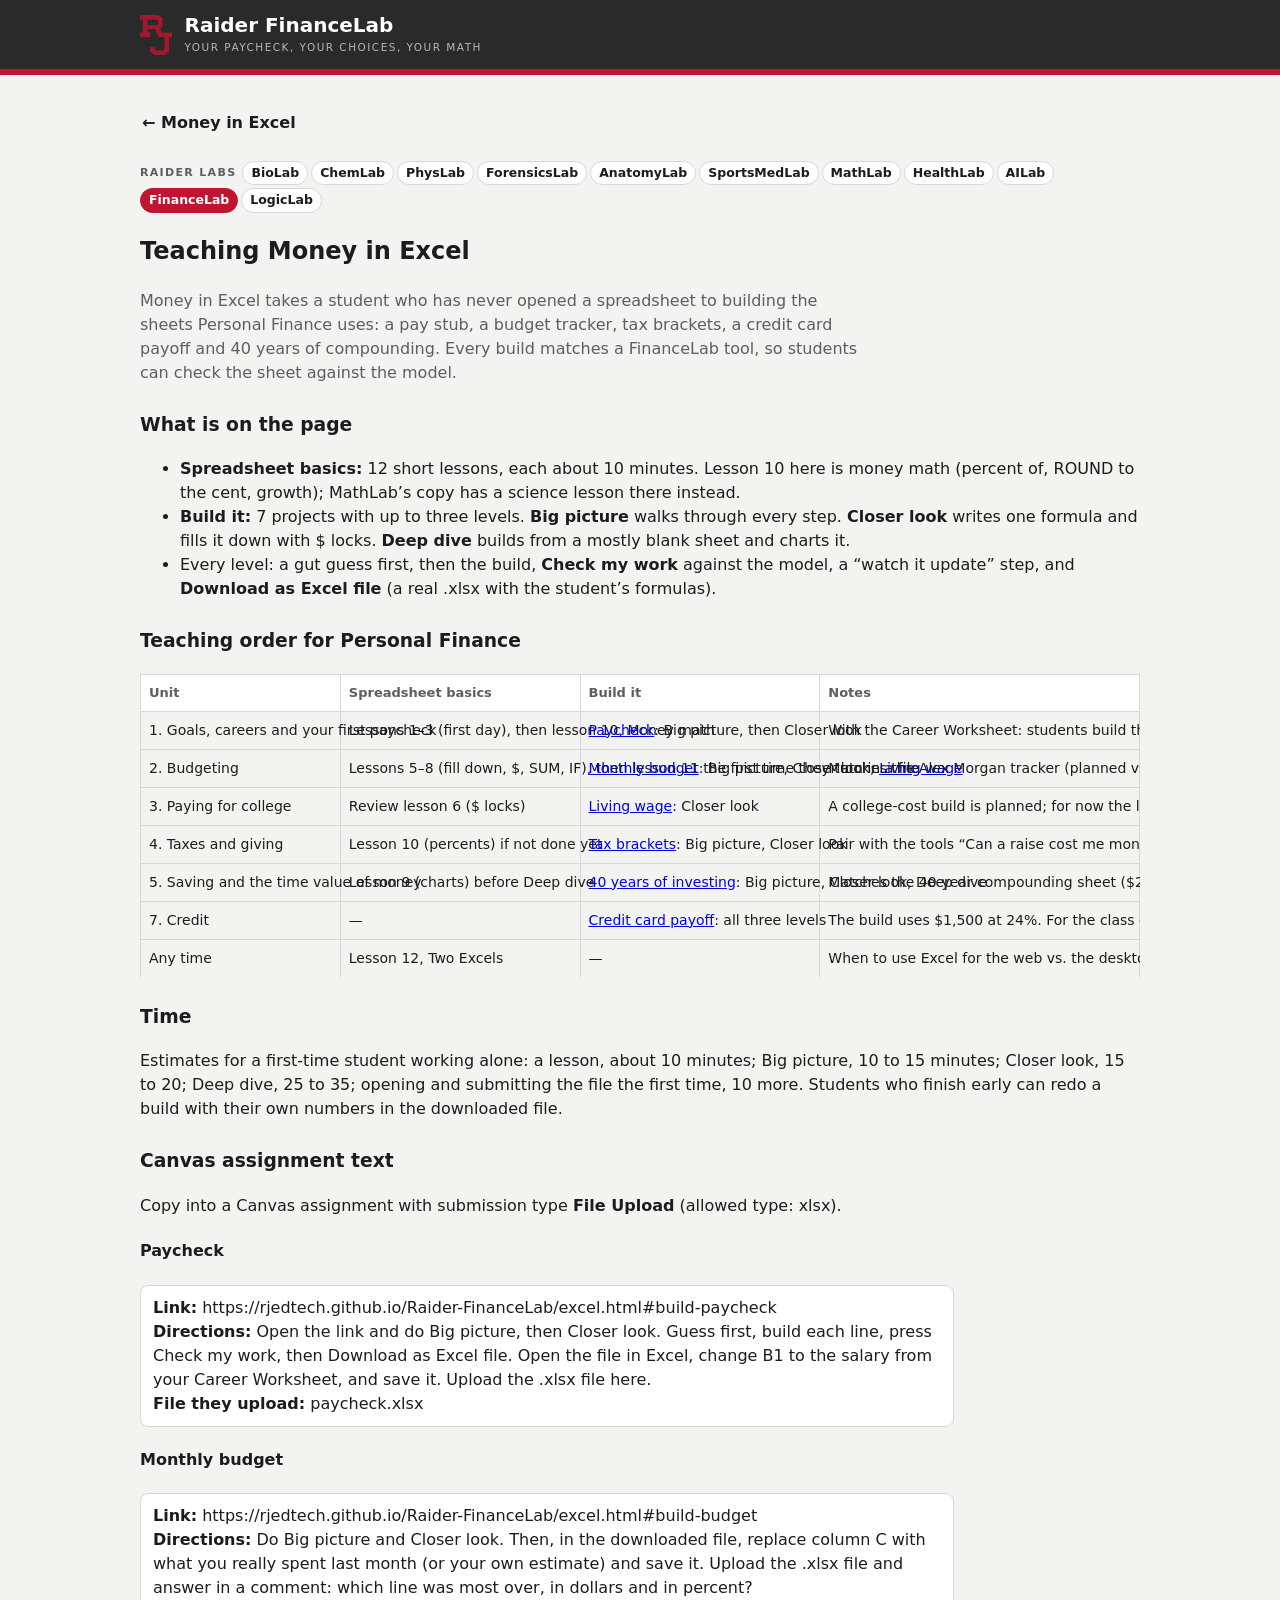
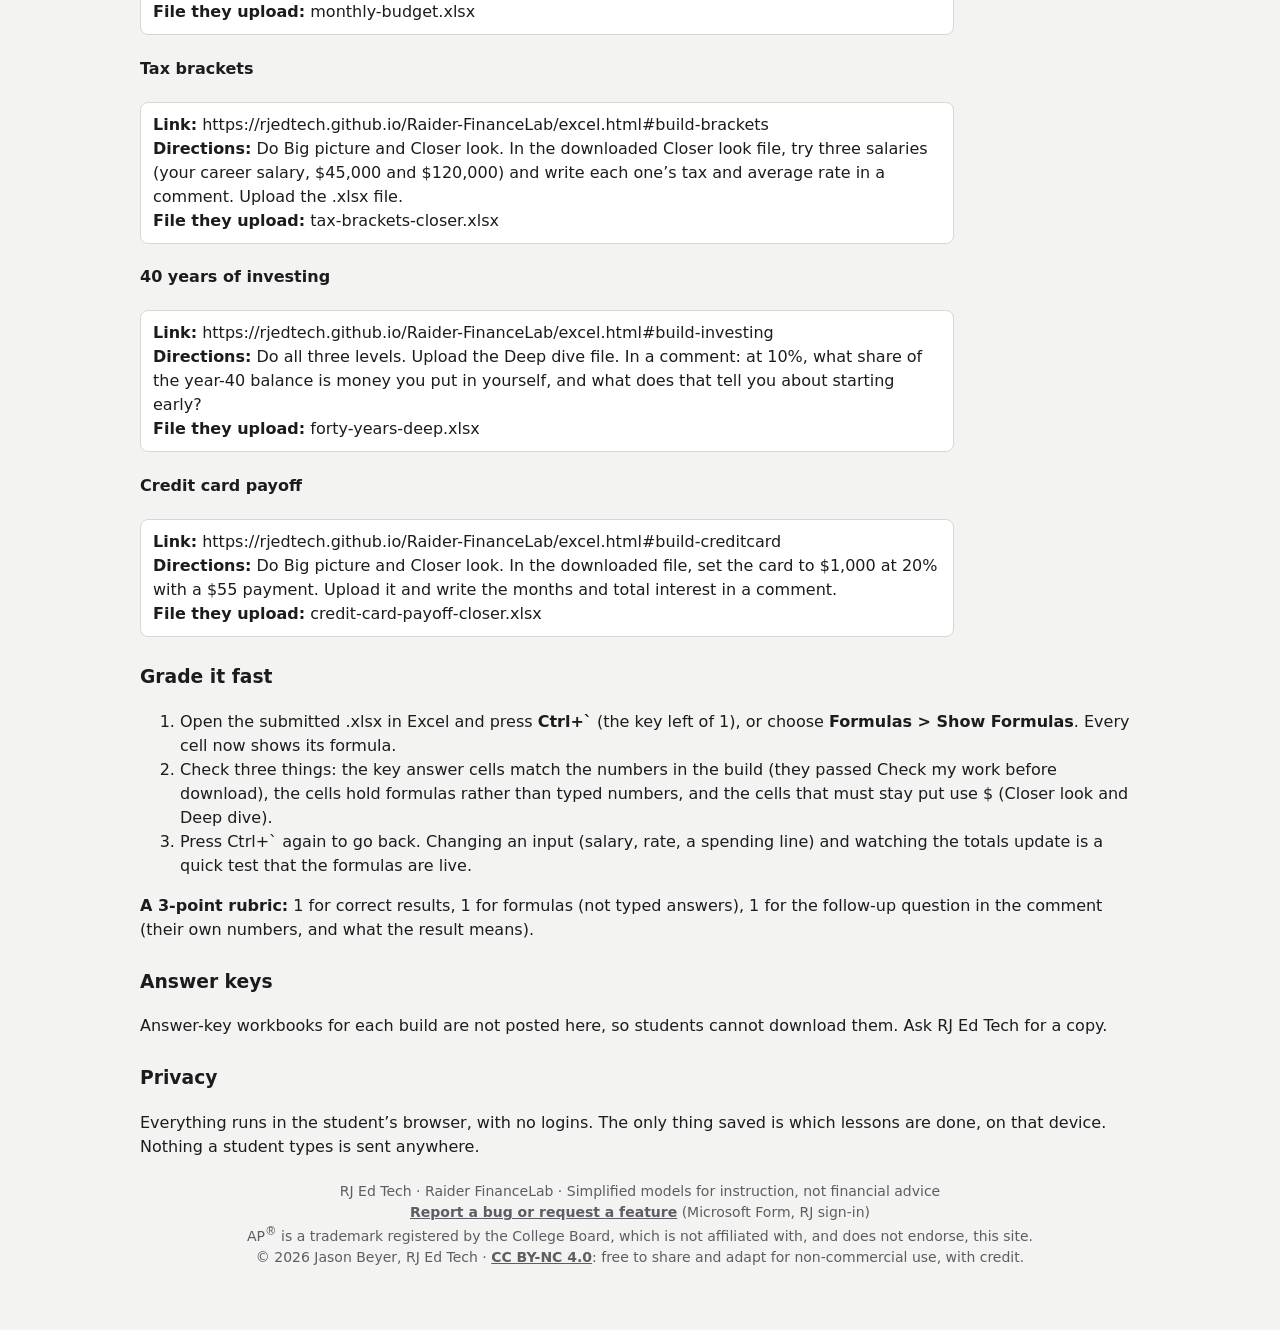
<file: excel-teach.html>
<!DOCTYPE html>
<html lang="en">
<head>
<meta charset="utf-8">
<meta name="viewport" content="width=device-width, initial-scale=1, viewport-fit=cover">
<title>Teaching Money in Excel | Raider FinanceLab</title>
<meta name="description" content="Teacher guide for Money in Excel: teaching order for Personal Finance, time per level, Canvas assignment text and fast grading.">
<meta name="claude:viewport-fit-sides" content="cover">
<link rel="icon" href="favicon.ico" sizes="any">
<link rel="icon" href="favicon.svg" type="image/svg+xml">
<link rel="apple-touch-icon" href="apple-touch-icon.png">
<link rel="stylesheet" href="biolab.css?v=202611171400">
<link rel="stylesheet" href="excel/excel.css?v=202611102100">
<style>.tg h3{margin-top:26px}.tg .tbl{overflow-x:auto}.tg table{border-collapse:collapse;width:100%;font-size:14px;table-layout:fixed}.tg th:nth-child(1){width:20%}.tg th:nth-child(2){width:24%}.tg th:nth-child(3){width:24%}.tg th,.tg td{border:1px solid var(--line);padding:8px;vertical-align:top;text-align:left}.tg th{background:var(--card)}.xl-copy{background:var(--card);border:1px solid var(--line);border-radius:8px;padding:10px 12px;max-width:80ch}</style>
</head>
<body>
<header class="rj-masthead">
  <div class="hl">
    <img class="rj-mark" src="[data-uri]" alt="RJ">
    <div>
      <h1>Raider FinanceLab</h1>
      <p class="tagline">Your paycheck, your choices, your math</p>
    </div>
  </div>
</header>

<main class="wrap">
  <div class="xl-top"><a class="back" href="excel.html">← Money in Excel</a></div>
  <nav class="labs" aria-label="Raider Labs"><span class="labs-l">Raider Labs</span><a href="https://rjedtech.github.io/Raider-BioLab/">BioLab <small>Biology</small></a><a href="https://rjedtech.github.io/Raider-ChemLab/">ChemLab <small>Chemistry</small></a><a href="https://rjedtech.github.io/Raider-PhysLab/">PhysLab <small>Physics</small></a><a href="https://rjedtech.github.io/Raider-ForensicsLab/">ForensicsLab <small>Forensic Science</small></a><a href="https://rjedtech.github.io/Raider-AnatomyLab/">AnatomyLab <small>Anatomy &amp; Physiology</small></a><a href="https://rjedtech.github.io/Raider-SportsMedLab/">SportsMedLab <small>Sports Medicine</small></a><a href="https://rjedtech.github.io/Raider-MathLab/">MathLab <small>Mathematics</small></a><a href="https://rjedtech.github.io/Raider-HealthLab/">HealthLab <small>Health</small></a><a href="https://rjedtech.github.io/Raider-AILab/">AILab <small>Artificial Intelligence</small></a><a href="https://rjedtech.github.io/Raider-FinanceLab/" aria-current="page">FinanceLab <small>Personal Finance</small></a><a href="https://rjedtech.github.io/Raider-LogicLab/">LogicLab <small>Logic &amp; Argument</small></a></nav>
  <section class="tg">
  <h2>Teaching Money in Excel</h2>
  <p class="lede">Money in Excel takes a student who has never opened a spreadsheet to building the sheets Personal Finance uses: a pay stub, a budget tracker, tax brackets, a credit card payoff and 40 years of compounding. Every build matches a FinanceLab tool, so students can check the sheet against the model.</p>

  <h3>What is on the page</h3>
  <ul><li><b>Spreadsheet basics:</b> 12 short lessons, each about 10 minutes. Lesson 10 here is money math (percent of, ROUND to the cent, growth); MathLab’s copy has a science lesson there instead.</li>
  <li><b>Build it:</b> 7 projects with up to three levels. <b>Big picture</b> walks through every step. <b>Closer look</b> writes one formula and fills it down with $ locks. <b>Deep dive</b> builds from a mostly blank sheet and charts it.</li>
  <li>Every level: a gut guess first, then the build, <b>Check my work</b> against the model, a “watch it update” step, and <b>Download as Excel file</b> (a real .xlsx with the student’s formulas).</li></ul>

  <h3>Teaching order for Personal Finance</h3>
  <div class="tbl"><table><thead><tr><th>Unit</th><th>Spreadsheet basics</th><th>Build it</th><th>Notes</th></tr></thead><tbody><tr><td>1. Goals, careers and your first paycheck</td><td>Lessons 1–3 (first day), then lesson 10, Money math</td><td><a href="excel.html#build-paycheck">Paycheck</a>: Big picture, then Closer look</td><td>With the Career Worksheet: students build the semi-monthly stub for their own career’s salary after the guided one.</td></tr><tr><td>2. Budgeting</td><td>Lessons 5–8 (fill down, $, SUM, IF), then lesson 11 the first time they turn in a file</td><td><a href="excel.html#build-budget">Monthly budget</a>: Big picture, Closer look; <a href="excel.html#build-livingwage">Living wage</a></td><td>Matches the Alex Morgan tracker (planned vs. actual). Lesson 11 shows how to open the download in Excel and submit it on Canvas.</td></tr><tr><td>3. Paying for college</td><td>Review lesson 6 ($ locks)</td><td><a href="excel.html#build-livingwage-closer">Living wage</a>: Closer look</td><td>A college-cost build is planned; for now the living wage build supports the “what does a career need to pay” question.</td></tr><tr><td>4. Taxes and giving</td><td>Lesson 10 (percents) if not done yet</td><td><a href="excel.html#build-brackets">Tax brackets</a>: Big picture, Closer look</td><td>Pair with the tools “Can a raise cost me money?” and “Brackets vs. what people really pay.”</td></tr><tr><td>5. Saving and the time value of money</td><td>Lesson 9 (charts) before Deep dive</td><td><a href="excel.html#build-investing">40 years of investing</a>: Big picture, Closer look, Deep dive</td><td>Matches the 40-year compounding sheet ($2,000 for 4 years, a 4-year pause, then $5,000 a year; 5%, 8%, 10%). Deep dive teaches mixed references ($B5, C$3).</td></tr><tr><td>7. Credit</td><td>—</td><td><a href="excel.html#build-creditcard">Credit card payoff</a>: all three levels</td><td>The build uses $1,500 at 24%. For the class example, students change B1 to $1,000, B2 to 20% and B3 to $55 in the downloaded file: 22 months and $201.31 of interest. (A card that rounds each month’s interest to the cent, as the class example does, gets $201.32.)</td></tr><tr><td>Any time</td><td>Lesson 12, Two Excels</td><td>—</td><td>When to use Excel for the web vs. the desktop app (Data Analysis, Power Pivot, macros are desktop only).</td></tr></tbody></table></div>

  <h3>Time</h3>
  <p>Estimates for a first-time student working alone: a lesson, about 10 minutes; Big picture, 10 to 15 minutes; Closer look, 15 to 20; Deep dive, 25 to 35; opening and submitting the file the first time, 10 more. Students who finish early can redo a build with their own numbers in the downloaded file.</p>

  <h3>Canvas assignment text</h3>
  <p>Copy into a Canvas assignment with submission type <b>File Upload</b> (allowed type: xlsx).</p>
  <h4>Paycheck</h4><p class="xl-copy"><b>Link:</b> https://rjedtech.github.io/Raider-FinanceLab/excel.html#build-paycheck<br><b>Directions:</b> Open the link and do Big picture, then Closer look. Guess first, build each line, press Check my work, then Download as Excel file. Open the file in Excel, change B1 to the salary from your Career Worksheet, and save it. Upload the .xlsx file here.<br><b>File they upload:</b> paycheck.xlsx</p><h4>Monthly budget</h4><p class="xl-copy"><b>Link:</b> https://rjedtech.github.io/Raider-FinanceLab/excel.html#build-budget<br><b>Directions:</b> Do Big picture and Closer look. Then, in the downloaded file, replace column C with what you really spent last month (or your own estimate) and save it. Upload the .xlsx file and answer in a comment: which line was most over, in dollars and in percent?<br><b>File they upload:</b> monthly-budget.xlsx</p><h4>Tax brackets</h4><p class="xl-copy"><b>Link:</b> https://rjedtech.github.io/Raider-FinanceLab/excel.html#build-brackets<br><b>Directions:</b> Do Big picture and Closer look. In the downloaded Closer look file, try three salaries (your career salary, $45,000 and $120,000) and write each one’s tax and average rate in a comment. Upload the .xlsx file.<br><b>File they upload:</b> tax-brackets-closer.xlsx</p><h4>40 years of investing</h4><p class="xl-copy"><b>Link:</b> https://rjedtech.github.io/Raider-FinanceLab/excel.html#build-investing<br><b>Directions:</b> Do all three levels. Upload the Deep dive file. In a comment: at 10%, what share of the year-40 balance is money you put in yourself, and what does that tell you about starting early?<br><b>File they upload:</b> forty-years-deep.xlsx</p><h4>Credit card payoff</h4><p class="xl-copy"><b>Link:</b> https://rjedtech.github.io/Raider-FinanceLab/excel.html#build-creditcard<br><b>Directions:</b> Do Big picture and Closer look. In the downloaded file, set the card to $1,000 at 20% with a $55 payment. Upload it and write the months and total interest in a comment.<br><b>File they upload:</b> credit-card-payoff-closer.xlsx</p>

  <h3>Grade it fast</h3>
  <ol><li>Open the submitted .xlsx in Excel and press <b>Ctrl+`</b> (the key left of 1), or choose <b>Formulas &gt; Show Formulas</b>. Every cell now shows its formula.</li>
  <li>Check three things: the key answer cells match the numbers in the build (they passed Check my work before download), the cells hold formulas rather than typed numbers, and the cells that must stay put use $ (Closer look and Deep dive).</li>
  <li>Press Ctrl+` again to go back. Changing an input (salary, rate, a spending line) and watching the totals update is a quick test that the formulas are live.</li></ol>
  <p><b>A 3-point rubric:</b> 1 for correct results, 1 for formulas (not typed answers), 1 for the follow-up question in the comment (their own numbers, and what the result means).</p>

  <h3>Answer keys</h3>
  <p>Answer-key workbooks for each build are not posted here, so students cannot download them. Ask RJ Ed Tech for a copy.</p>

  <h3>Privacy</h3>
  <p>Everything runs in the student’s browser, with no logins. The only thing saved is which lessons are done, on that device. Nothing a student types is sent anywhere.</p>
  </section>
  <p class="foot">RJ Ed Tech · Raider FinanceLab · Simplified models for instruction, not financial advice<br><a href="https://forms.cloud.microsoft/Pages/ResponsePage.aspx?id=4SwuQZc-CEClZjjFdYLisQzihhIB-7hPp9L3AOSeJONUOVJaVTVMOE9YMFNSVVM3TUNOOFVQR1pYTi4u&amp;rc59cb41123d3497584d2ca10cb9e1c54=%22Raider%20FinanceLab%22" target="_blank" rel="noopener">Report a bug or request a feature</a> (Microsoft Form, RJ sign-in)<br>AP<sup>®</sup> is a trademark registered by the College Board, which is not affiliated with, and does not endorse, this site.<br>© 2026 Jason Beyer, RJ Ed Tech · <a href="https://creativecommons.org/licenses/by-nc/4.0/" target="_blank" rel="license noopener">CC BY-NC 4.0</a>: free to share and adapt for non-commercial use, with credit.</p>
</main>
<!-- Anonymous page-view count (GoatCounter, rjedtech.goatcounter.com): no cookies, no personal data, no form contents.
     Each tool (#id) counts as its own page; anything after = or @ in the address is never sent.
     A visit through the school's Securly filter (?scrlybrkr in the address) adds ?sd = school device; nothing else about the visitor is sent. -->
<script>
window.goatcounter={no_onload:true};
(function(){var last=null,tries=0;
function route(){var h=(location.hash||'').slice(1).split(/[=@?&]/)[0].replace(/[^A-Za-z0-9_-]/g,'').slice(0,40);return location.pathname.replace(/index\.html$/,'')+(h?'#'+h:'')+(/scrlybrkr/.test(location.search)?'?sd':'');}
function go(){var p=route();if(p===last)return;var g=window.goatcounter;if(!g||typeof g.count!=='function'){if(tries++<40)setTimeout(go,250);return;}last=p;try{g.count({path:p});}catch(e){}}
window.addEventListener('hashchange',go);if(document.readyState==='complete')go();else window.addEventListener('load',go);})();
</script>
<script data-goatcounter="https://rjedtech.goatcounter.com/count" async src="//gc.zgo.at/count.js"></script>
</body>
</html>
</file>
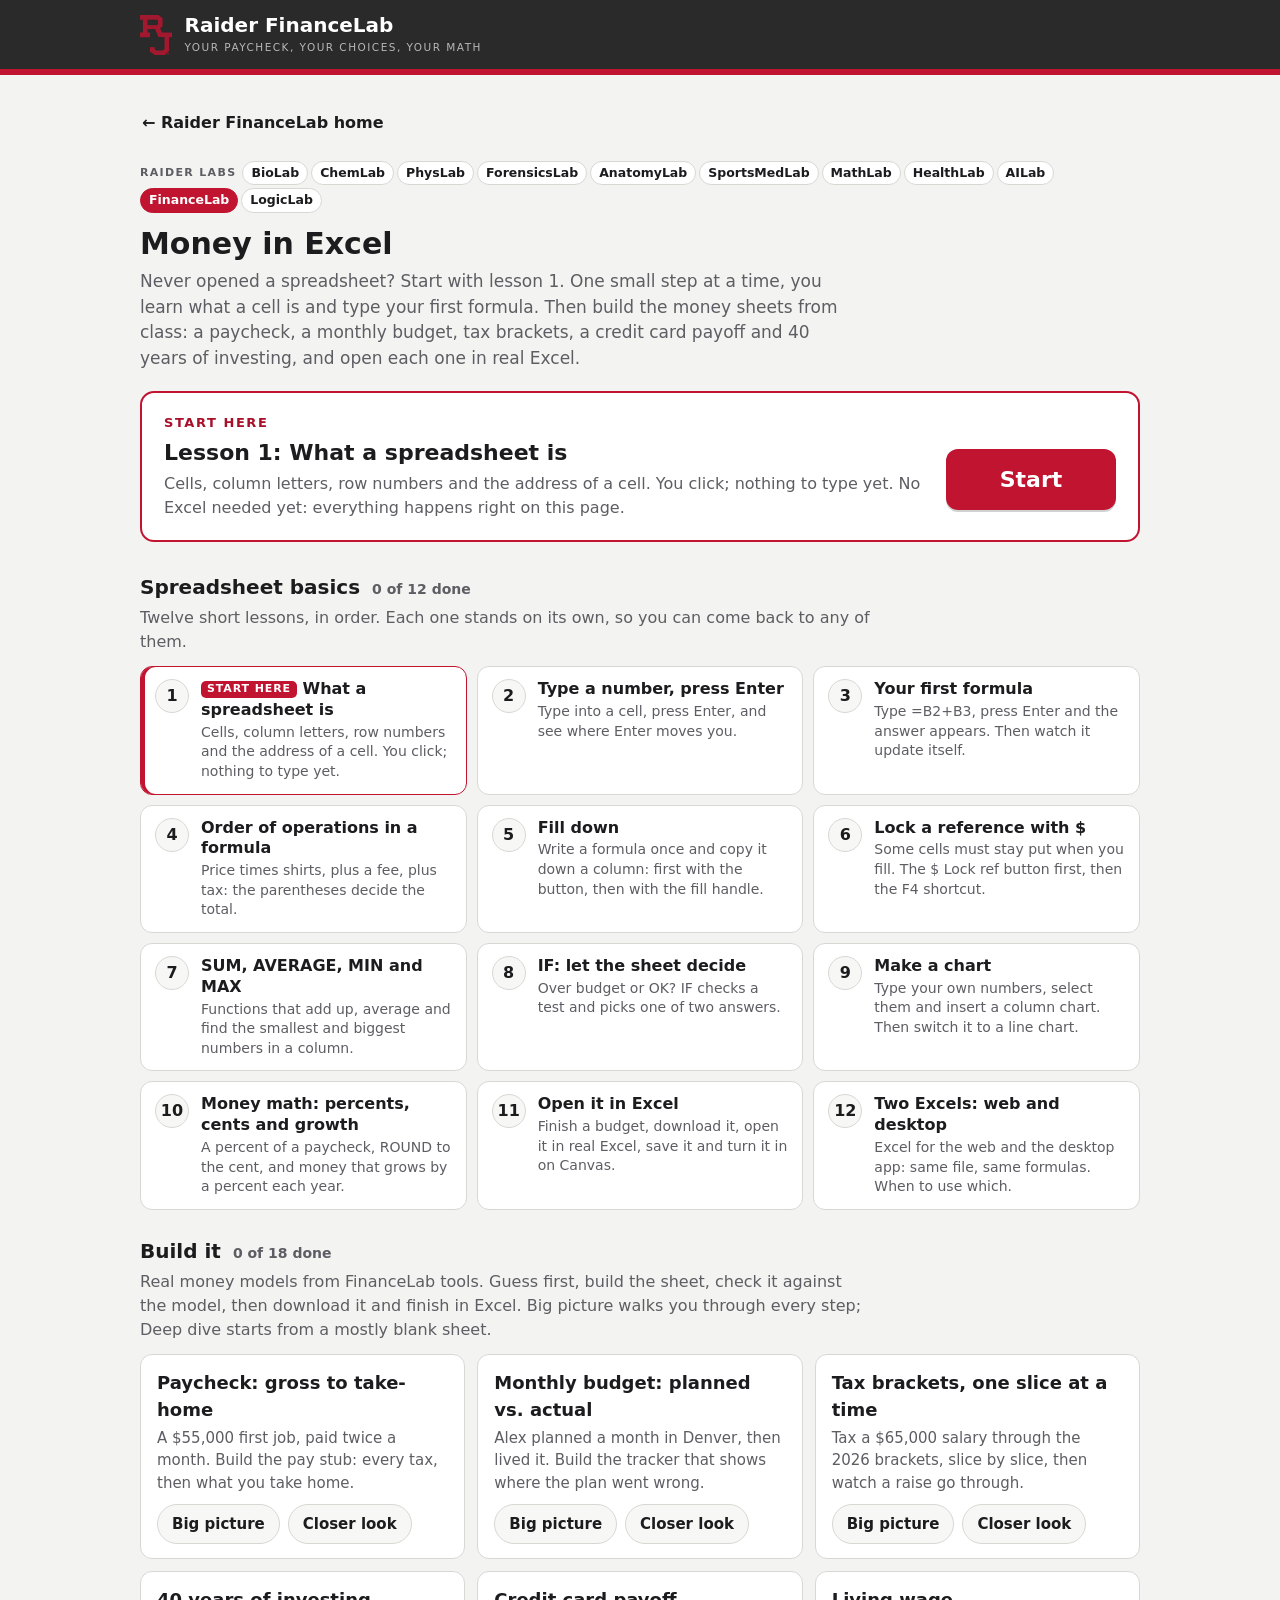
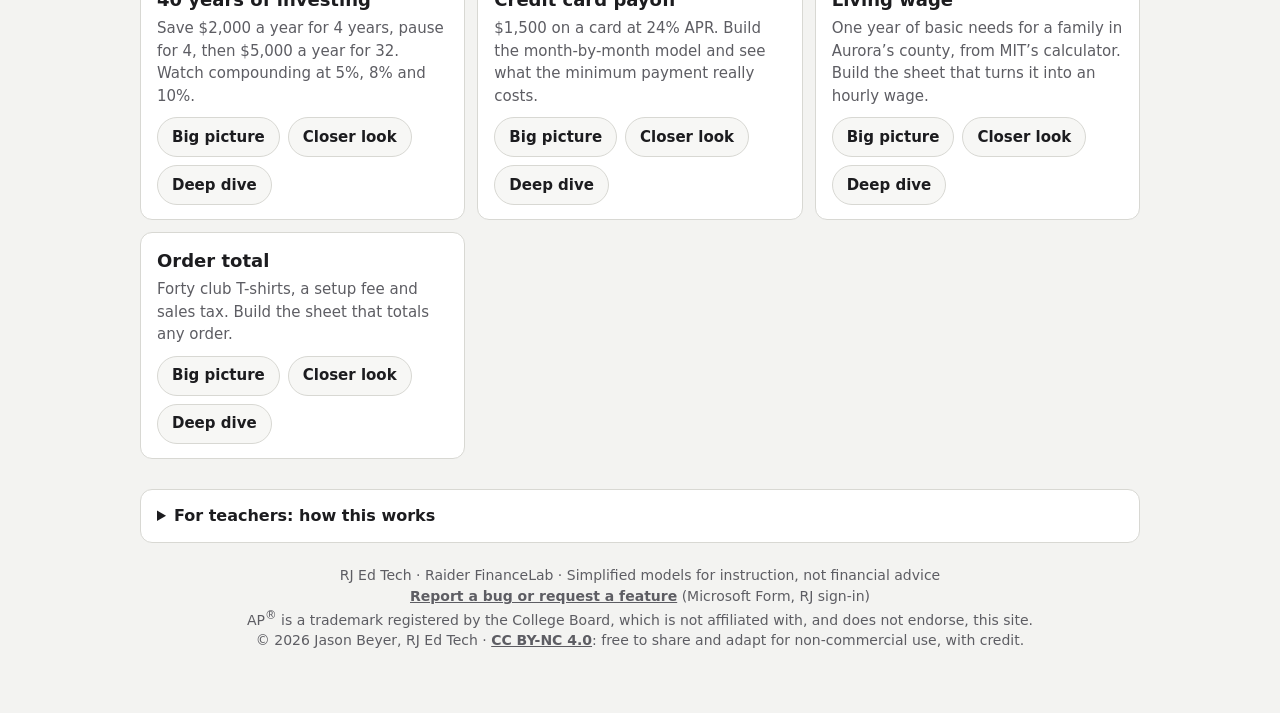
<file: excel.html>
<!DOCTYPE html>
<html lang="en">
<head>
<meta charset="utf-8">
<meta name="viewport" content="width=device-width, initial-scale=1, viewport-fit=cover">
<title>Money in Excel | Raider FinanceLab</title>
<meta name="description" content="Never opened a spreadsheet? Start here. Short guided lessons, then the money sheets from Personal Finance: a paycheck, a budget, tax brackets, a credit card payoff and 40 years of investing, opened in real Excel.">
<meta name="claude:viewport-fit-sides" content="cover">
<link rel="icon" href="favicon.ico" sizes="any">
<link rel="icon" href="favicon.svg" type="image/svg+xml">
<link rel="apple-touch-icon" href="apple-touch-icon.png">
<link rel="stylesheet" href="biolab.css?v=202611171400">
<link rel="stylesheet" href="sheet/sheet.css?v=202611102130">
<link rel="stylesheet" href="excel/excel.css?v=202611102130">
</head>
<body>
<header class="rj-masthead">
  <div class="hl">
    <img class="rj-mark" src="[data-uri]" alt="RJ">
    <div>
      <h1>Raider FinanceLab</h1>
      <p class="tagline">Your paycheck, your choices, your math</p>
    </div>
  </div>
</header>

<main class="wrap">
  <div class="xl-top"><a class="back" href="index.html">← Raider FinanceLab home</a></div>
  <nav class="labs" aria-label="Raider Labs"><span class="labs-l">Raider Labs</span><a href="https://rjedtech.github.io/Raider-BioLab/">BioLab <small>Biology</small></a><a href="https://rjedtech.github.io/Raider-ChemLab/">ChemLab <small>Chemistry</small></a><a href="https://rjedtech.github.io/Raider-PhysLab/">PhysLab <small>Physics</small></a><a href="https://rjedtech.github.io/Raider-ForensicsLab/">ForensicsLab <small>Forensic Science</small></a><a href="https://rjedtech.github.io/Raider-AnatomyLab/">AnatomyLab <small>Anatomy &amp; Physiology</small></a><a href="https://rjedtech.github.io/Raider-SportsMedLab/">SportsMedLab <small>Sports Medicine</small></a><a href="https://rjedtech.github.io/Raider-MathLab/">MathLab <small>Mathematics</small></a><a href="https://rjedtech.github.io/Raider-HealthLab/">HealthLab <small>Health</small></a><a href="https://rjedtech.github.io/Raider-AILab/">AILab <small>Artificial Intelligence</small></a><a href="https://rjedtech.github.io/Raider-FinanceLab/" aria-current="page">FinanceLab <small>Personal Finance</small></a><a href="https://rjedtech.github.io/Raider-LogicLab/">LogicLab <small>Logic &amp; Argument</small></a></nav>
  <div id="app" aria-live="off"><p>Loading the lessons…</p><noscript><p>Excel from zero needs JavaScript turned on.</p></noscript></div>

  <details class="notes xl-notes" id="notes">
    <summary>For teachers: how this works</summary>
    <div class="cols">
      <div>
        <h4>Built for a first-timer working alone</h4>
        <p>Every step asks for one action, shows where on the grid, and names each part of the grid the first time it appears. Mistakes (no = sign, a typed number instead of a formula, a moving reference, a flipped subtraction, a missing ROUND) get a plain-language message that points to the exact cell.</p>
        <h4>Teaching plan</h4>
        <p>The full plan, with the order to teach it, time per level, Canvas assignment text and fast grading, is on the <a href="excel-teach.html">teacher page</a>.</p>
      </div>
      <div>
        <h4>Link straight to a lesson or build</h4>
        <p><code>excel.html#lesson-3</code> opens lesson 3. Build it: <code>#build-paycheck</code>, <code>#build-budget</code>, <code>#build-brackets</code>, <code>#build-investing</code>, <code>#build-creditcard</code>, <code>#build-livingwage</code> (add <code>-closer</code> or <code>-deep</code> for the other levels).</p>
        <h4>Real Excel at the end</h4>
        <p>Formulas use real Excel syntax, and <b>Download as Excel file</b> saves an .xlsx file with the formulas in it. Lesson 11 walks students through opening it in Excel for the web or the desktop app and turning it in on Canvas.</p>
        <h4>Privacy</h4>
        <p>Everything runs in the browser. There are no logins. The only thing saved is which lessons are done, on this device (shared with Raider MathLab’s Excel lessons).</p>
      </div>
    </div>
  </details>
  <p class="foot">RJ Ed Tech · Raider FinanceLab · Simplified models for instruction, not financial advice<br><a href="https://forms.cloud.microsoft/Pages/ResponsePage.aspx?id=4SwuQZc-CEClZjjFdYLisQzihhIB-7hPp9L3AOSeJONUOVJaVTVMOE9YMFNSVVM3TUNOOFVQR1pYTi4u&amp;rc59cb41123d3497584d2ca10cb9e1c54=%22Raider%20FinanceLab%22" target="_blank" rel="noopener">Report a bug or request a feature</a> (Microsoft Form, RJ sign-in)<br>AP<sup>®</sup> is a trademark registered by the College Board, which is not affiliated with, and does not endorse, this site.<br>© 2026 Jason Beyer, RJ Ed Tech · <a href="https://creativecommons.org/licenses/by-nc/4.0/" target="_blank" rel="license noopener">CC BY-NC 4.0</a>: free to share and adapt for non-commercial use, with credit.</p>
</main>

<script src="sheet/sheet-core.js?v=202611102130"></script>
<script src="sheet/sheet-ui.js?v=202611102130"></script>
<script src="sheet/sheet-chart.js?v=202611102130"></script>
<script src="excel/coach.js?v=202611102130"></script>
<script src="excel/runner.js?v=202611102130"></script>
<script src="excel/lessons.js?v=202611102130"></script>
<script src="excel/cards.js?v=202611102130"></script>
<script src="excel/money-builds.js?v=202611102130"></script>
<script src="excel/builds.js?v=202611102130"></script>
<script>(function(){var i=XL.builds.findIndex(function(b){return b.id==='build-formulas';});if(i>=0)XL.builds.push(XL.builds.splice(i,1)[0]);})();XL.start(document.getElementById('app'));</script>
<!-- Anonymous page-view count (GoatCounter, rjedtech.goatcounter.com): no cookies, no personal data, no form contents.
     Each tool (#id) counts as its own page; anything after = or @ in the address is never sent.
     A visit through the school's Securly filter (?scrlybrkr in the address) adds ?sd = school device; nothing else about the visitor is sent. -->
<script>
window.goatcounter={no_onload:true};
(function(){var last=null,tries=0;
function route(){var h=(location.hash||'').slice(1).split(/[=@?&]/)[0].replace(/[^A-Za-z0-9_-]/g,'').slice(0,40);return location.pathname.replace(/index\.html$/,'')+(h?'#'+h:'')+(/scrlybrkr/.test(location.search)?'?sd':'');}
function go(){var p=route();if(p===last)return;var g=window.goatcounter;if(!g||typeof g.count!=='function'){if(tries++<40)setTimeout(go,250);return;}last=p;try{g.count({path:p});}catch(e){}}
window.addEventListener('hashchange',go);if(document.readyState==='complete')go();else window.addEventListener('load',go);})();
</script>
<script data-goatcounter="https://rjedtech.goatcounter.com/count" async src="//gc.zgo.at/count.js"></script>
</body>
</html>
</file>
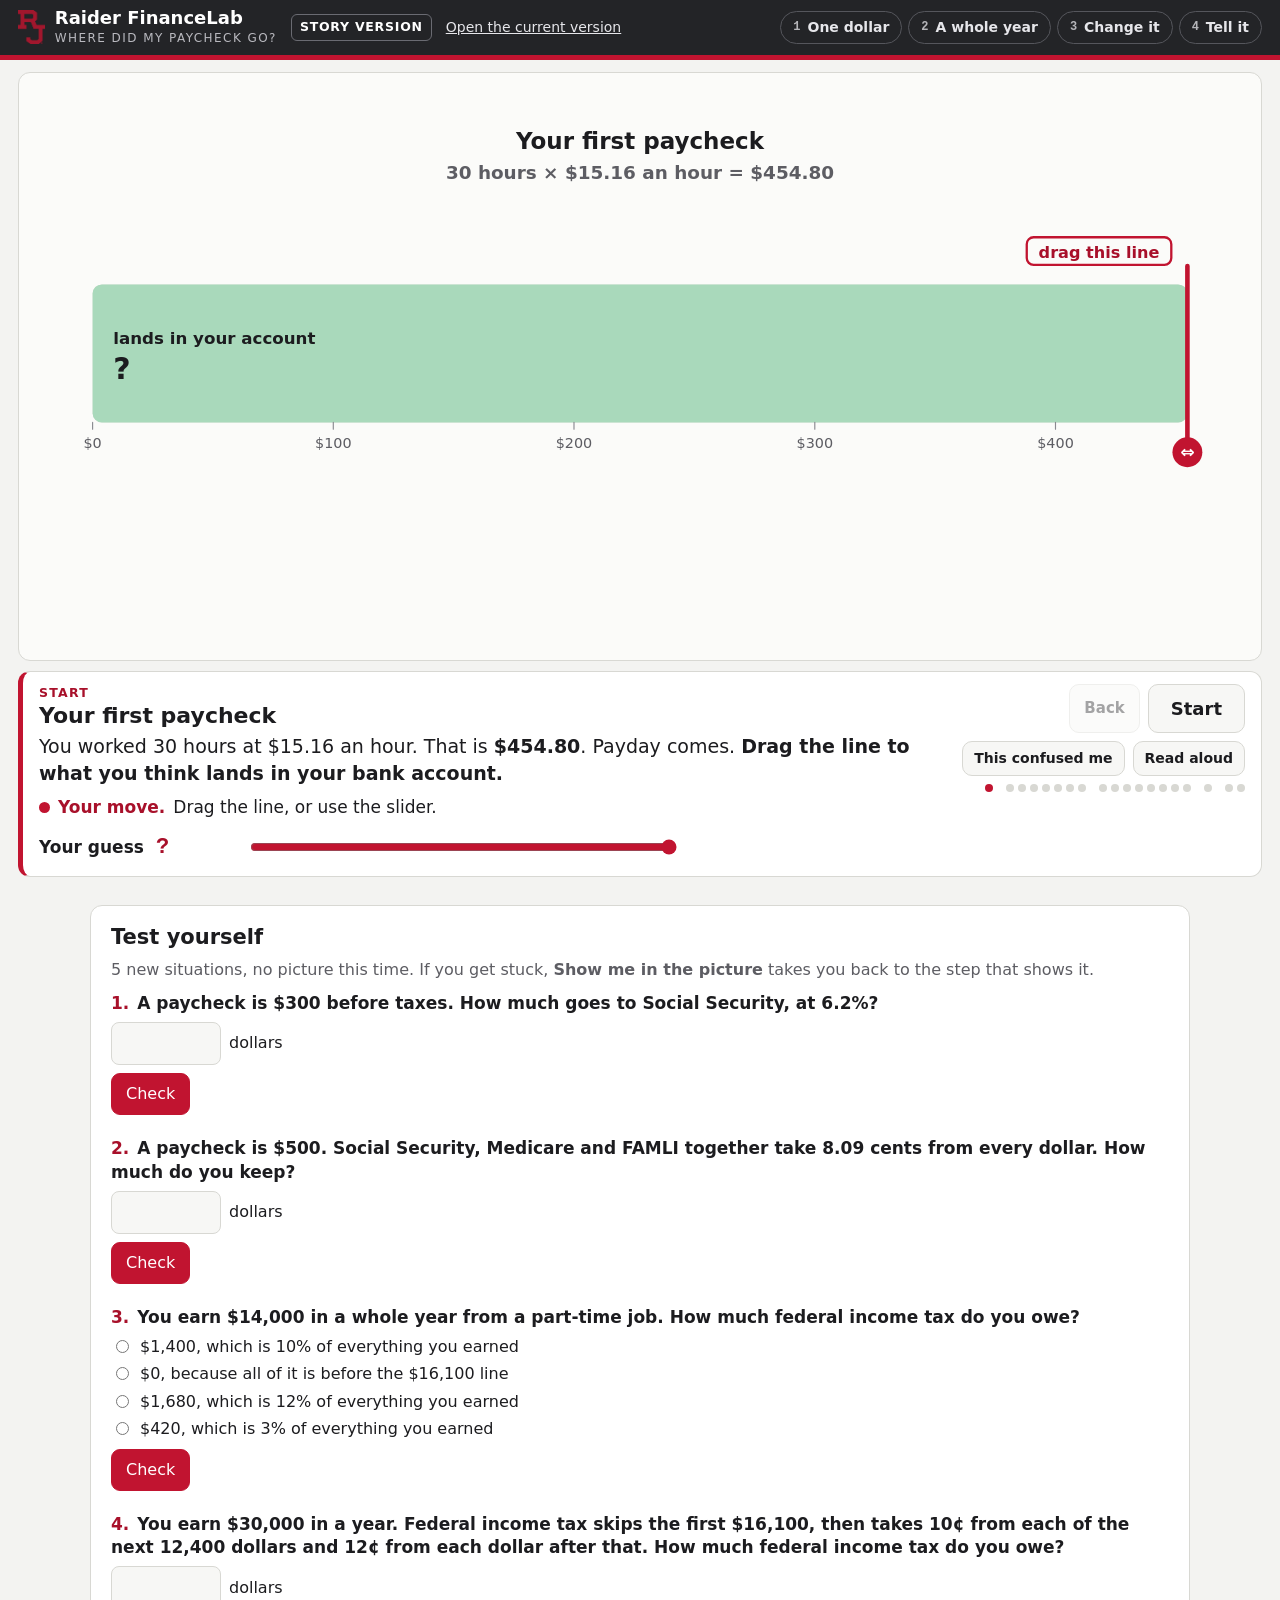
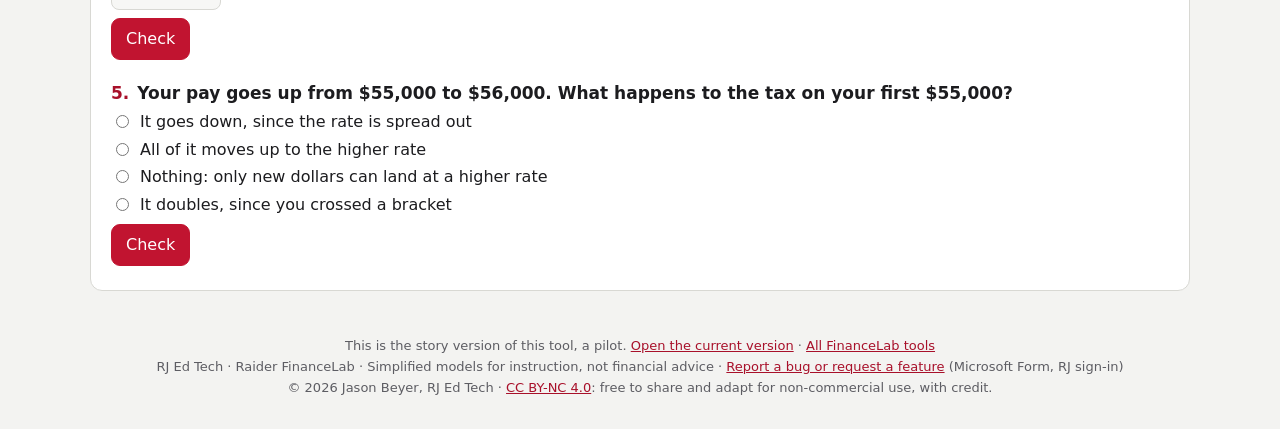
<file: paycheck-story.html>
<!DOCTYPE html>
<html lang="en">
<head>
<meta charset="utf-8">
<meta name="viewport" content="width=device-width, initial-scale=1">
<title>Where did my paycheck go? · story version · Raider FinanceLab</title>
<meta name="description" content="Start with one dollar of a first paycheck, then a whole year, and see which taxes touch every dollar and which wait.">
<meta name="robots" content="noindex">
<link rel="icon" href="favicon.ico" sizes="any">
<link rel="icon" href="favicon.svg" type="image/svg+xml">
<link rel="apple-touch-icon" href="apple-touch-icon.png">
<link rel="stylesheet" href="story/kit.css?v=202611210300">
</head>
<body class="ink-hl">
<!-- Raider FinanceLab story version (pilot). A picture-first rebuild of one tool, kept beside the current tool so the two can be compared.
     Current tool: index.html#paycheck. Shared code: story/kit.js and story/kit.css. This lesson: story/paycheck.js. -->
<header class="mast" id="mast"><div class="mast-in">
  <a class="brand" href="index.html" title="All FinanceLab tools"><img src="[data-uri]" alt="RJ"><div><b>Raider FinanceLab</b><small>Where did my paycheck go?</small></div></a>
  <span class="pilot">Story version</span>
  <a class="cmp" href="index.html#paycheck">Open the current version</a>
  <nav class="parts" id="parts" aria-label="Parts of this lesson"></nav>
</div></header>
<main>
  <div class="stage" id="stagebox"><svg id="stage" role="img" aria-label="The picture for this step. The text below describes it." viewBox="0 0 1000 520"></svg></div>
  <div class="panel" id="panel" hidden></div>
  <div class="fbar" id="fbar" hidden></div>
  <section class="cap" id="cap" aria-live="polite">
    <div class="cap-main">
      <div class="kick"><span id="kpart"></span><span id="kstep"></span></div>
      <h1 id="ktitle"></h1>
      <p class="say" id="ctext"></p>
      <p class="move" id="move" hidden></p>
      <div id="choices" hidden></div>
      <p class="alt" id="calt" hidden></p>
    </div>
    <div class="cap-nav">
      <div class="row"><button type="button" class="btn" id="back">Back</button><button type="button" class="btn primary" id="next">Next</button></div>
      <div class="row"><button type="button" class="btn small" id="replay">Watch again</button><button type="button" class="btn small" id="altb" aria-expanded="false">This confused me</button><button type="button" class="btn small" id="readb">Read aloud</button></div>
      <div class="dots" id="dots" aria-hidden="true"></div>
    </div>
  </section>
  <section id="ty" aria-label="Test yourself"></section>
  <p class="foot">This is the story version of this tool, a pilot. <a href="index.html#paycheck">Open the current version</a> · <a href="index.html">All FinanceLab tools</a><br>RJ Ed Tech · Raider FinanceLab · Simplified models for instruction, not financial advice · <a href="https://forms.cloud.microsoft/Pages/ResponsePage.aspx?id=4SwuQZc-CEClZjjFdYLisQzihhIB-7hPp9L3AOSeJONUOVJaVTVMOE9YMFNSVVM3TUNOOFVQR1pYTi4u&amp;rc59cb41123d3497584d2ca10cb9e1c54=%22Raider%20FinanceLab%22" target="_blank" rel="noopener">Report a bug or request a feature</a> (Microsoft Form, RJ sign-in)<br>© 2026 Jason Beyer, RJ Ed Tech · <a href="https://creativecommons.org/licenses/by-nc/4.0/" target="_blank" rel="license noopener">CC BY-NC 4.0</a>: free to share and adapt for non-commercial use, with credit.</p>
</main>
<script src="fin.js?v=202611210300"></script>
<script src="story/kit.js?v=202611211900"></script>
<script src="story/paycheck.js?v=202611210300"></script>
<script src="story/test-yourself.js?v=2026112122"></script>
<script src="story/paycheck-test.js?v=2026112122"></script>
<!-- Anonymous page-view count (GoatCounter, rjedtech.goatcounter.com): no cookies, no personal data, no form contents.
     Also counts, with no name attached: which step was reached, clicks on "This confused me", and the one-question vote at the end.
     A visit through the school's Securly filter (?scrlybrkr in the address) adds ?sd = school device; nothing else about the visitor is sent. -->
<script>window.goatcounter={path:function(p){return p+(/scrlybrkr/.test(location.search)?'?sd':'');}};</script>
<script data-goatcounter="https://rjedtech.goatcounter.com/count" async src="//gc.zgo.at/count.js"></script>
</body>
</html>
</file>
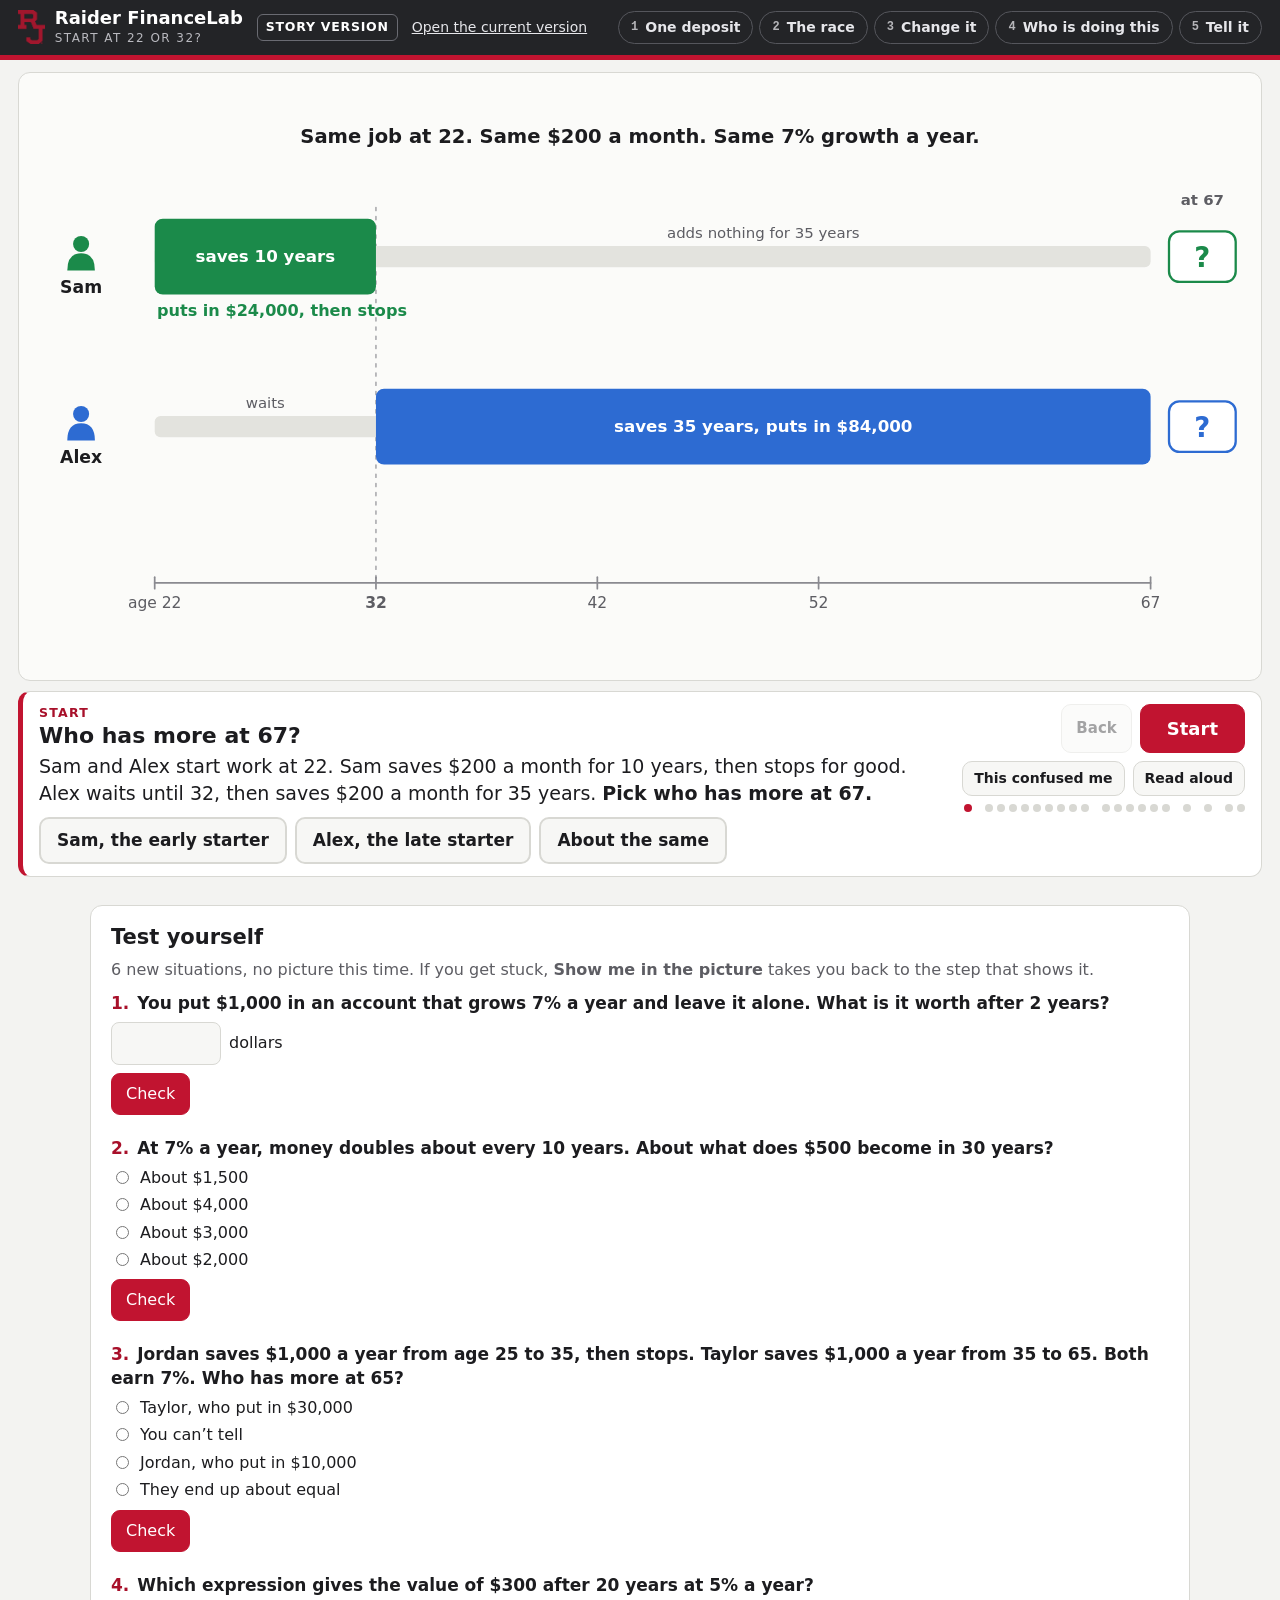
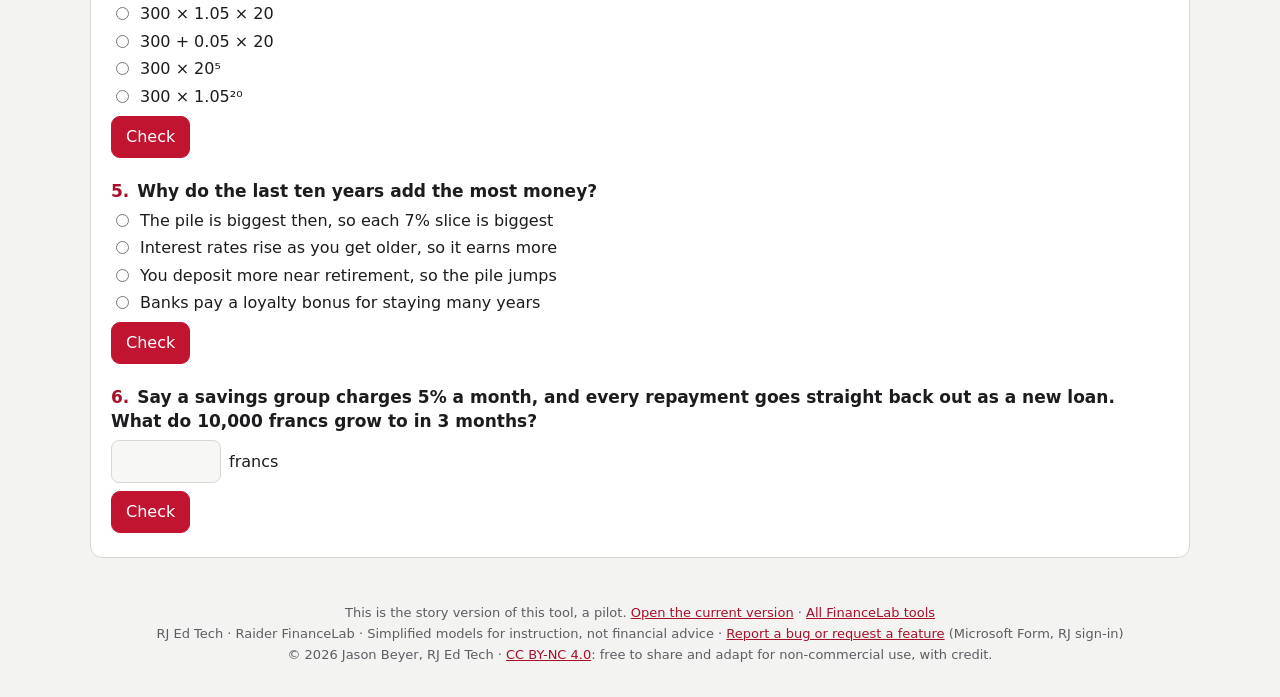
<file: startearly-story.html>
<!DOCTYPE html>
<html lang="en">
<head>
<meta charset="utf-8">
<meta name="viewport" content="width=device-width, initial-scale=1">
<title>Start at 22 or 32 · story version · Raider FinanceLab</title>
<meta name="description" content="Follow one $100 deposit, then two savers, and see why the years matter more than the dollars.">
<meta name="robots" content="noindex">
<link rel="icon" href="favicon.ico" sizes="any">
<link rel="icon" href="favicon.svg" type="image/svg+xml">
<link rel="apple-touch-icon" href="apple-touch-icon.png">
<link rel="stylesheet" href="story/kit.css?v=202611210300">
<style>.vs-miss{list-style:none;margin:10px 0 0;padding:0;font-size:15px}.vs-miss li{margin:3px 0}.vs-miss li.done{color:var(--good)}.vs-deep{margin:10px 0 0;font-size:15px}.choices button.vs-p{background:var(--rj);border-color:var(--rj);color:#fff}.choices button:disabled{opacity:.5}</style>
</head>
<body class="">
<!-- Raider FinanceLab story version (pilot). A picture-first rebuild of one tool, kept beside the current tool so the two can be compared.
     Current tool: index.html#startearly. Shared code: story/kit.js and story/kit.css. This lesson: story/startearly.js. -->
<header class="mast" id="mast"><div class="mast-in">
  <a class="brand" href="index.html" title="All FinanceLab tools"><img src="[data-uri]" alt="RJ"><div><b>Raider FinanceLab</b><small>Start at 22 or 32?</small></div></a>
  <span class="pilot">Story version</span>
  <a class="cmp" href="index.html#startearly">Open the current version</a>
  <nav class="parts" id="parts" aria-label="Parts of this lesson"></nav>
</div></header>
<main>
  <div class="stage" id="stagebox"><svg id="stage" role="img" aria-label="The picture for this step. The text below describes it." viewBox="0 0 1000 520"></svg></div>
  <div class="panel" id="panel" hidden></div>
  <div class="fbar" id="fbar" hidden></div>
  <section class="cap" id="cap" aria-live="polite">
    <div class="cap-main">
      <div class="kick"><span id="kpart"></span><span id="kstep"></span></div>
      <h1 id="ktitle"></h1>
      <p class="say" id="ctext"></p>
      <p class="move" id="move" hidden></p>
      <div id="choices" hidden></div>
      <p class="alt" id="calt" hidden></p>
    </div>
    <div class="cap-nav">
      <div class="row"><button type="button" class="btn" id="back">Back</button><button type="button" class="btn primary" id="next">Next</button></div>
      <div class="row"><button type="button" class="btn small" id="replay">Watch again</button><button type="button" class="btn small" id="altb" aria-expanded="false">This confused me</button><button type="button" class="btn small" id="readb">Read aloud</button></div>
      <div class="dots" id="dots" aria-hidden="true"></div>
    </div>
  </section>
  <section id="ty" aria-label="Test yourself"></section>
  <p class="foot">This is the story version of this tool, a pilot. <a href="index.html#startearly">Open the current version</a> · <a href="index.html">All FinanceLab tools</a><br>RJ Ed Tech · Raider FinanceLab · Simplified models for instruction, not financial advice · <a href="https://forms.cloud.microsoft/Pages/ResponsePage.aspx?id=4SwuQZc-CEClZjjFdYLisQzihhIB-7hPp9L3AOSeJONUOVJaVTVMOE9YMFNSVVM3TUNOOFVQR1pYTi4u&amp;rc59cb41123d3497584d2ca10cb9e1c54=%22Raider%20FinanceLab%22" target="_blank" rel="noopener">Report a bug or request a feature</a> (Microsoft Form, RJ sign-in)<br>© 2026 Jason Beyer, RJ Ed Tech · <a href="https://creativecommons.org/licenses/by-nc/4.0/" target="_blank" rel="license noopener">CC BY-NC 4.0</a>: free to share and adapt for non-commercial use, with credit.</p>
</main>
<script src="story/kit.js?v=202611211900"></script>
<script src="story/startearly-who.js?v=2026112501"></script>
<script src="story/startearly.js?v=2026112501"></script>
<script src="story/test-yourself.js?v=2026112122"></script>
<script src="story/startearly-test.js?v=2026112501"></script>
<!-- Anonymous page-view count (GoatCounter, rjedtech.goatcounter.com): no cookies, no personal data, no form contents.
     Also counts, with no name attached: which step was reached, clicks on "This confused me", and the one-question vote at the end.
     A visit through the school's Securly filter (?scrlybrkr in the address) adds ?sd = school device; nothing else about the visitor is sent. -->
<script>window.goatcounter={path:function(p){return p+(/scrlybrkr/.test(location.search)?'?sd':'');}};</script>
<script data-goatcounter="https://rjedtech.goatcounter.com/count" async src="//gc.zgo.at/count.js"></script>
</body>
</html>
</file>
<file: biolab.css>
/*RJMASTHEAD*/
/* RJ Ed Tech masthead (suite standard, matches Raider Observation Console):
   charcoal band + 6px Raider-red rule, full browser width; contents stay
   aligned with the page column. Same in light and dark. */
html{overflow-x:clip}
.rj-masthead{position:relative;isolation:isolate;display:flex;align-items:center;justify-content:space-between;gap:14px;flex-wrap:wrap;
  padding-top:14px!important;padding-bottom:14px!important;margin-top:0!important;margin-bottom:34px!important;
  border:0!important;background:none!important;color:#fff;color-scheme:dark}
.rj-masthead{box-sizing:border-box;width:100vw;max-width:none!important;margin-left:calc(50% - 50vw)!important;margin-right:calc(50% - 50vw)!important;
  padding-left:max(20px,calc((100vw - 1000px)/2))!important;padding-right:max(20px,calc((100vw - 1000px)/2))!important}
.rj-masthead::before{content:"";position:absolute;z-index:-1;top:-64px;bottom:-6px;left:calc(50% - 50vw);right:calc(50% - 50vw);
  background:#2a2a2a;border-bottom:6px solid #C11430}
.rj-masthead>.head-row{flex:1;align-items:center}
body:not(.fs) .rj-masthead .hl,body:not(.fs) .rj-masthead .header-left,body:not(.fs) .rj-masthead .title-lock{display:flex!important;flex-direction:row!important;flex-wrap:nowrap!important;align-items:center!important;gap:13px!important;min-width:0}
.rj-masthead .rj-mark{height:40px;width:auto;display:block;flex-shrink:0}
.rj-masthead .brand,.rj-masthead h1{color:#fff!important;-webkit-text-fill-color:#fff!important;background:none!important;
  font-size:20px!important;font-weight:700!important;line-height:1.15!important;letter-spacing:0!important;margin:0!important}
.rj-masthead .accent{color:inherit!important;-webkit-text-fill-color:inherit!important}
.rj-masthead .tagline,.rj-masthead .subtitle,.rj-masthead .rjm-sub{color:#b8b8b8!important;font-size:10.5px!important;font-weight:400!important;
  letter-spacing:.14em!important;text-transform:uppercase;margin:3px 0 0!important;line-height:1.45!important}
.rj-masthead .last-checked{color:#b8b8b8!important}
.rj-masthead a{color:#f2f2f2!important}
body:not(.fs) .rj-masthead button,body:not(.fs) .rj-masthead select{background:rgba(255,255,255,.08)!important;color:#f2f2f2!important;
  border:1px solid rgba(255,255,255,.22)!important}
body:not(.fs) .rj-masthead select option{background:#2a2a2a;color:#f2f2f2}
.rj-masthead .hdr-txt{flex:1;min-width:0}
.rj-masthead .hdr-txt .sub{color:#b8b8b8!important;font-size:10.5px!important;font-weight:400!important;letter-spacing:.14em!important;text-transform:uppercase;margin:3px 0 0!important;line-height:1.45!important}
.rj-masthead label{color:#d8d8d8!important}
.rj-masthead input{background:rgba(255,255,255,.08)!important;color:#f2f2f2!important;border:1px solid rgba(255,255,255,.22)!important}
.rj-masthead input::placeholder{color:#9a9a9a}
.rj-masthead .lang-globe{color:#f2f2f2}
body.fs .rj-masthead{color-scheme:normal;margin-bottom:0!important}
body.fs .rj-masthead::before{display:none}
@media(max-width:600px){.rj-masthead .brand,.rj-masthead h1{font-size:17px!important}.rj-masthead>label{flex-basis:100%}}
@media print{.rj-masthead::before{display:none}.rj-masthead,.rj-masthead .brand,.rj-masthead h1{color:#000!important;-webkit-text-fill-color:#000!important}}
/*/RJMASTHEAD*/

/* Layout: one 1000px lab-bench column — stage + control drawer, then
   instruments (readouts, graph, prediction), then the lab notebook (trials). */
:root{
  --bg:#f3f3f1; --card:#ffffff; --card2:#f7f7f5; --fg:#1c1c1f; --muted:#5d5d63; --line:#d8d8d3;
  --rj:#C11430; --rj-ink:#a8102a; --focus:#1f6feb; --good:#1b7339; --bad:#b3261e;
  --warn:#c27a00; --warn-ink:#6e4300; --warn-bg:#fff4dc;
  --font:"Segoe UI",system-ui,-apple-system,Roboto,"Helvetica Neue",Arial,sans-serif;
  /* drawing palette for the simulations */
  --cv-ims:#fcefe4; --cv-matrix:#e8f1f8; --cv-head:#dca23a; --cv-tail:#eadbb2; --cv-ink:#26262b; --cv-soft:#62626a;
  --cv-h:#d22d68; --cv-e:#f2b705; --cv-estroke:#7a5a00; --cv-atp:#1b7339; --cv-dnp:#7b3fe4;
  --cv-sol:#e9f3f9; --cv-enz:#3a8a55; --cv-enzd:#7c9a84; --cv-sub:#2d6bd2; --cv-prod:#df741a; --cv-inc:#d32f2f; --cv-inn:#7b3fe4;
  --cv-water:#d6ebf4; --cv-glass:#8aa6b4; --cv-leaf:#2b8237; --cv-leaf2:#58ad48; --cv-bubble:#ffffff; --cv-bstroke:#6f97ab;
  --cv-bench:#ddd2bf; --cv-lamp:#3a3e45; --cv-ruler:#efe6cf;
  --cv-bg:#f7f8f6; --cv-bg2:#eef1ee; --s1:#C11430; --s2:#2d6bd2; --s3:#1b8a4a; --s4:#c27a00; --s5:#7b3fe4; --s6:#0f8b8d;
  --g-line:#C11430; --g-fill:rgba(193,20,48,.10); --g-grid:#e7e7e2; --g-axis:#77777d; --g-dot:#2d6bd2;
}
@media (prefers-color-scheme: dark){:root:not([data-theme="light"]){
  --bg:#15161a; --card:#1d1f24; --card2:#24272d; --fg:#ececef; --muted:#a2a2aa; --line:#353840;
  --rj-ink:#ed516a; --focus:#6ea8ff; --good:#5cc27f; --bad:#f2827a;
  --warn:#f2b24c; --warn-ink:#f7cd86; --warn-bg:#33281a;
  --cv-ims:#2a221c; --cv-matrix:#17212a; --cv-head:#b78a35; --cv-tail:#4d4535; --cv-ink:#ececef; --cv-soft:#a2a2aa;
  --cv-h:#ff6b9a; --cv-e:#ffd23f; --cv-estroke:#3a2c00; --cv-atp:#62d08a; --cv-dnp:#a77dff;
  --cv-sol:#14212a; --cv-enz:#46a868; --cv-enzd:#5b6f61; --cv-sub:#5c9bff; --cv-prod:#ff9a45; --cv-inc:#ff5d5d; --cv-inn:#a77dff;
  --cv-water:#132d3a; --cv-glass:#6a8796; --cv-leaf:#3a9c46; --cv-leaf2:#73c562; --cv-bubble:#e6f6ff; --cv-bstroke:#9cc4d8;
  --cv-bench:#3a342b; --cv-lamp:#9ca2aa; --cv-ruler:#2e2a22;
  --cv-bg:#191b20; --cv-bg2:#20242a; --s1:#ed516a; --s2:#5c9bff; --s3:#5cc27f; --s4:#f2b24c; --s5:#a77dff; --s6:#4cc9c0;
  --g-line:#ed516a; --g-fill:rgba(237,81,106,.14); --g-grid:#2b2e35; --g-axis:#8f8f97; --g-dot:#5c9bff;
  color-scheme:dark}}
:root[data-theme="dark"]{
  --bg:#15161a; --card:#1d1f24; --card2:#24272d; --fg:#ececef; --muted:#a2a2aa; --line:#353840;
  --rj-ink:#ed516a; --focus:#6ea8ff; --good:#5cc27f; --bad:#f2827a;
  --warn:#f2b24c; --warn-ink:#f7cd86; --warn-bg:#33281a;
  --cv-ims:#2a221c; --cv-matrix:#17212a; --cv-head:#b78a35; --cv-tail:#4d4535; --cv-ink:#ececef; --cv-soft:#a2a2aa;
  --cv-h:#ff6b9a; --cv-e:#ffd23f; --cv-estroke:#3a2c00; --cv-atp:#62d08a; --cv-dnp:#a77dff;
  --cv-sol:#14212a; --cv-enz:#46a868; --cv-enzd:#5b6f61; --cv-sub:#5c9bff; --cv-prod:#ff9a45; --cv-inc:#ff5d5d; --cv-inn:#a77dff;
  --cv-water:#132d3a; --cv-glass:#6a8796; --cv-leaf:#3a9c46; --cv-leaf2:#73c562; --cv-bubble:#e6f6ff; --cv-bstroke:#9cc4d8;
  --cv-bench:#3a342b; --cv-lamp:#9ca2aa; --cv-ruler:#2e2a22;
  --cv-bg:#191b20; --cv-bg2:#20242a; --s1:#ed516a; --s2:#5c9bff; --s3:#5cc27f; --s4:#f2b24c; --s5:#a77dff; --s6:#4cc9c0;
  --g-line:#ed516a; --g-fill:rgba(237,81,106,.14); --g-grid:#2b2e35; --g-axis:#8f8f97; --g-dot:#5c9bff;
  color-scheme:dark}

*{box-sizing:border-box}
[hidden]{display:none!important}
html{color-scheme:light}
body{margin:0}
img{max-width:100%}
body{background:var(--bg);color:var(--fg);font:16px/1.5 var(--font);
  padding-left:max(16px,env(safe-area-inset-left,0px));padding-right:max(16px,env(safe-area-inset-right,0px));padding-block:0 48px}
.wrap{max-width:1000px;margin:0 auto}
h2,h3{text-wrap:balance}
button,select,input{font:inherit;color:inherit}
:focus-visible{outline:2px solid var(--focus);outline-offset:2px}

.bar{display:flex;flex-wrap:wrap;gap:12px 20px;justify-content:space-between;align-items:center;margin-bottom:22px}
.tabs{display:flex;flex-wrap:wrap;gap:4px}
.tab{border:1px solid transparent;background:none;color:var(--muted);font-weight:600;font-size:16px;padding:8px 14px;border-radius:8px;cursor:pointer}
.tab:hover{color:var(--fg);background:var(--card2)}
.tab[aria-selected="true"]{color:var(--fg);background:var(--card);border-color:var(--line);box-shadow:inset 0 -3px 0 var(--rj)}
.lvl{display:flex;align-items:center;gap:10px}
.lvl-l{font-size:13px;font-weight:600;letter-spacing:.08em;text-transform:uppercase;color:var(--muted)}
.seg{display:inline-flex;border:1px solid var(--line);border-radius:9px;background:var(--card2);padding:3px;gap:2px;flex-wrap:wrap}
.seg button{border:0;background:none;padding:5px 12px;border-radius:6px;font-size:15px;font-weight:600;color:var(--muted);cursor:pointer}
.seg button:hover{color:var(--fg)}
.seg button[aria-checked="true"],.seg button[aria-pressed="true"]{background:var(--card);color:var(--fg);box-shadow:0 1px 2px rgba(0,0,0,.18)}
.lvl .seg button[aria-pressed="true"]{background:var(--rj);color:#fff}

.sim-head h2{font-size:26px;line-height:1.2;margin:0 0 6px}
.lede{color:var(--muted);margin:0;max-width:72ch}
.lede-lv{display:block;margin-top:.45em;padding-left:.7em;border-left:3px solid var(--rj,#c8102e)}
.lede-lv b{color:var(--fg,inherit)}
.bench{display:grid;grid-template-columns:minmax(0,1fr) 290px;gap:16px;margin-top:18px;align-items:start}
.stage{background:var(--card);border:1px solid var(--line);border-radius:12px;overflow:hidden;min-width:0}
.stage canvas{display:block;width:100%;aspect-ratio:16/9;max-width:100%}
.transport{display:flex;flex-wrap:wrap;gap:8px;align-items:center;padding:10px 12px;border-top:1px solid var(--line)}
.clock{margin-left:auto;font-variant-numeric:tabular-nums;color:var(--muted);font-size:15px}
.btn{border:1px solid var(--line);background:var(--card2);padding:6px 12px;border-radius:8px;font-size:15px;font-weight:600;cursor:pointer;line-height:1.3}
.btn:hover{border-color:var(--muted)}
.btn.primary{background:var(--rj);border-color:var(--rj);color:#fff}
.btn.primary:hover{filter:brightness(1.08)}
.btn select{border:0;background:none}
select.sel{border:1px solid var(--line);background:var(--card2);border-radius:8px;padding:5px 8px;font-size:15px;max-width:100%}

.controls{background:var(--card);border:1px solid var(--line);border-radius:12px;padding:16px;display:flex;flex-direction:column;gap:16px}
.controls h3{margin:0;font-size:13px;letter-spacing:.1em;text-transform:uppercase;color:var(--muted)}
.ctl-top{display:flex;justify-content:space-between;gap:8px;align-items:baseline;margin-bottom:4px}
.ctl-top label,.ctl-top .lbl{font-weight:600;font-size:15px}
.ctl output{font-variant-numeric:tabular-nums;font-weight:600;font-size:15px;color:var(--rj-ink)}
.ctl input[type=range]{width:100%;accent-color:var(--rj);margin:0}
.ctl .help{font-size:14px;color:var(--muted);margin:2px 0 0}
.switch{display:flex;gap:12px;align-items:flex-start;cursor:pointer}
.switch input{position:absolute;opacity:0;width:1px;height:1px}
.track{flex:0 0 auto;width:40px;height:22px;border-radius:11px;background:var(--line);position:relative;transition:background .15s;margin-top:2px}
.track::after{content:"";position:absolute;top:3px;left:3px;width:16px;height:16px;border-radius:50%;background:#fff;box-shadow:0 1px 2px rgba(0,0,0,.3);transition:transform .15s}
.switch input:checked+.track{background:var(--rj)}
.switch input:checked+.track::after{transform:translateX(18px)}
.switch input:focus-visible+.track{outline:2px solid var(--focus);outline-offset:2px}
.tl{display:flex;flex-direction:column;line-height:1.3}
.tl b{font-size:15px}
.tl small{font-size:14px;color:var(--muted)}

.readouts{display:grid;grid-template-columns:repeat(auto-fit,minmax(138px,1fr));gap:10px;margin-top:16px}
.tile{background:var(--card);border:1px solid var(--line);border-radius:10px;padding:10px 12px;min-width:0}
.t-l{font-size:14px;color:var(--muted);line-height:1.3}
.t-v{font-size:24px;font-weight:700;font-variant-numeric:tabular-nums;line-height:1.25;margin-top:2px}
.t-v .u{font-size:14px;font-weight:400;color:var(--muted)}
.t-bar{height:5px;border-radius:3px;background:var(--card2);border:1px solid var(--line);margin-top:8px;overflow:hidden}
.t-bar i{display:block;height:100%;background:var(--rj);width:0}

.lower{display:grid;grid-template-columns:minmax(0,1.45fr) minmax(0,1fr);gap:16px;margin-top:16px;align-items:start}
.panel{background:var(--card);border:1px solid var(--line);border-radius:12px;padding:14px 16px;min-width:0}
.p-head{display:flex;flex-wrap:wrap;gap:8px 12px;align-items:center;justify-content:space-between;margin-bottom:10px}
.p-head h3{margin:0;font-size:13px;letter-spacing:.1em;text-transform:uppercase;color:var(--muted)}
.g-opts{display:flex;flex-wrap:wrap;gap:8px;align-items:center;font-size:14px;color:var(--muted)}
.graph canvas{display:block;width:100%;height:250px}

.predict .q{font-weight:600;font-size:17px;line-height:1.4;margin:0 0 12px}
.choices{display:flex;flex-direction:column;gap:8px}
.choice{text-align:left;border:1px solid var(--line);background:var(--card2);border-radius:8px;padding:9px 12px;cursor:pointer;font-size:15px;line-height:1.35}
.choice:hover{border-color:var(--rj)}
.status{font-size:15px;color:var(--muted);margin:10px 0 0}
.prog{height:6px;border-radius:3px;background:var(--card2);border:1px solid var(--line);overflow:hidden;margin-top:8px}
.prog i{display:block;height:100%;background:var(--rj);width:0}
.verdict{font-weight:700;margin:0 0 6px}
.verdict.ok{color:var(--good)}.verdict.no{color:var(--bad)}
.explain{font-size:15px;margin:0 0 12px}
.pick{font-size:15px;margin:0 0 8px}
.row{display:flex;flex-wrap:wrap;gap:8px}
.count{font-size:13px;letter-spacing:.08em;text-transform:uppercase;color:var(--muted);font-weight:600}

.trials{margin-top:16px}
.tbl-wrap{overflow-x:auto;border:1px solid var(--line);border-radius:8px}
table{border-collapse:collapse;width:100%;font-size:14px;font-variant-numeric:tabular-nums}
th,td{padding:7px 10px;text-align:right;white-space:nowrap;border-bottom:1px solid var(--line)}
th{background:var(--card2);font-weight:600;color:var(--muted);font-size:13px}
th:first-child,td:first-child{text-align:left}
tr:last-child td{border-bottom:0}
.empty{color:var(--muted);font-size:15px;padding:14px;margin:0}
.csv-fallback{width:100%;min-height:90px;margin-top:10px;font:13px/1.4 ui-monospace,Consolas,monospace;background:var(--card2);color:var(--fg);border:1px solid var(--line);border-radius:8px;padding:8px}
.toast{font-size:14px;color:var(--good);font-weight:600}

.notes{margin-top:28px;background:var(--card);border:1px solid var(--line);border-radius:12px;padding:4px 16px}
.notes summary{cursor:pointer;font-weight:700;padding:10px 0}
.notes .cols{display:grid;grid-template-columns:repeat(auto-fit,minmax(260px,1fr));gap:8px 28px;padding-bottom:14px}
.notes h4{margin:10px 0 4px;font-size:15px}
.notes p,.notes li{font-size:15px;max-width:68ch}
.notes ul{padding-left:20px;margin:4px 0}
.foot{margin-top:22px;font-size:14px;color:var(--muted);text-align:center}

@media (max-width:820px){.bench,.lower{grid-template-columns:minmax(0,1fr)}}
@media (max-width:520px){.sim-head h2{font-size:22px}.t-v{font-size:21px}}
@media (prefers-reduced-motion: reduce){.track,.track::after{transition:none}}

/* ---- suite additions ---- */
.nav-l{display:flex;flex-wrap:wrap;gap:10px;align-items:center;min-width:0}
.back{font-weight:600;color:var(--rj-ink);text-decoration:none;padding:6px 2px}
.back:hover{text-decoration:underline}
#jump{max-width:min(320px,100%)}
.home-head h2{font-size:28px;line-height:1.2;margin:0 0 6px}
.unit{margin-top:30px}
.unit-h{font-size:19px;margin:0 0 12px;display:flex;gap:10px;align-items:baseline;flex-wrap:wrap}
.unit-n{font-size:13px;font-weight:700;letter-spacing:.1em;text-transform:uppercase;color:var(--rj-ink)}
.cards{display:grid;grid-template-columns:repeat(auto-fill,minmax(228px,1fr));gap:14px}
.card{display:flex;flex-direction:column;background:var(--card);border:1px solid var(--line);border-radius:12px;overflow:hidden;color:var(--fg);text-decoration:none;transition:border-color .15s,transform .15s}
.card:hover{border-color:var(--rj);transform:translateY(-2px)}
.card:focus-visible{outline:2px solid var(--focus);outline-offset:2px}
.thumb{display:block;width:100%;aspect-ratio:16/9;background:var(--card2);border-bottom:1px solid var(--line)}
.card-b{display:flex;flex-direction:column;gap:4px;padding:10px 12px 12px}
.card-t{font-weight:700;font-size:16px;line-height:1.3}
.card-d{font-size:14px;color:var(--muted);line-height:1.4}
.kind{align-self:flex-start;margin-top:4px;font-size:13px;font-weight:600;color:var(--muted);border:1px solid var(--line);border-radius:999px;padding:1px 9px}
.eyebrow{margin:0 0 4px;font-size:13px;font-weight:700;letter-spacing:.1em;text-transform:uppercase;color:var(--rj-ink)}
.scale{margin:0;padding:7px 12px;font-size:14px;color:var(--muted);border-bottom:1px solid var(--line);background:var(--card2)}
.cap{margin:0;padding:9px 12px;font-size:15px;line-height:1.45;border-top:1px solid var(--line);background:var(--card2);min-height:2.4em}
.tourbar{padding:12px 14px;border-top:3px solid var(--rj);background:var(--card2)}
.tb-h{display:flex;gap:10px;align-items:baseline;flex-wrap:wrap}
.tb-n{font-size:13px;font-weight:700;letter-spacing:.08em;text-transform:uppercase;color:var(--rj-ink)}
.tb-t{font-size:17px}
.tb-x{margin:6px 0 10px;font-size:15px;max-width:70ch}
.btn:disabled{opacity:.45;cursor:default}
.tour-btn{border-color:var(--rj);color:var(--rj-ink)}
.actions{display:flex;flex-wrap:wrap;gap:8px}
select.sel.wide{width:100%}
.tile.txt .t-v{font-size:17px;line-height:1.35;word-break:break-word}
.lower.one{grid-template-columns:minmax(0,1fr)}
.info h3{margin:0 0 6px;font-size:18px}
.info p{margin:0 0 8px;font-size:15px}
.lab{border:1px solid var(--line);border-left:4px solid var(--rj);border-radius:8px;padding:10px 14px;margin-bottom:14px;background:var(--card2);font-size:15px}
.lab p{margin:0 0 6px}.lab ul,.lab ol{margin:4px 0 4px;padding-left:20px}
.lab-h{font-size:13px!important;font-weight:700;letter-spacing:.08em;text-transform:uppercase;color:var(--rj-ink)}
.about{margin-top:14px;background:var(--card);border:1px solid var(--line);border-radius:12px;padding:2px 16px}
.about summary{cursor:pointer;font-weight:700;padding:10px 0}
.about-b{padding-bottom:12px;font-size:15px;max-width:75ch}
.about-b p{margin:0 0 8px}
dl.about-b{display:grid;grid-template-columns:repeat(auto-fill,minmax(240px,1fr));gap:10px 24px;margin:0}
dl.about-b dt{font-weight:700}dl.about-b dd{margin:2px 0 0;color:var(--muted)}

/* ---- course pathways, go further ---- */
.browse-row{display:flex;flex-wrap:wrap;gap:8px 12px;align-items:center;margin-top:18px}
.course-lede{margin-top:14px}
.unit-note{margin:-4px 0 12px;color:var(--muted);font-size:15px;max-width:72ch}
.unit.further{border-top:3px solid var(--rj);padding-top:14px}
.card.adv .kind{border-color:var(--rj);color:var(--rj-ink)}
.related{margin-top:14px;background:var(--card);border:1px solid var(--line);border-radius:12px;padding:10px 16px}
.rel-row{display:flex;flex-wrap:wrap;gap:8px;align-items:center;margin:6px 0}
.rel-l{font-size:13px;font-weight:700;letter-spacing:.08em;text-transform:uppercase;color:var(--muted);margin-right:4px}
.chip{display:inline-block;padding:4px 12px;border:1px solid var(--line);border-radius:999px;background:var(--card2);color:var(--fg);text-decoration:none;font-size:15px;font-weight:600}
.chip:hover{border-color:var(--rj)}
.chip.adv{border-color:var(--rj);color:var(--rj-ink)}

/* link card to a sister site */
.ext-thumb{display:flex;align-items:center;justify-content:center;background:linear-gradient(135deg,#2a2a2a,#3a1018);color:#fff;font-weight:700;font-size:20px;letter-spacing:.02em;text-align:center;padding:0 12px}

/* Raider Labs switcher on the home page */
.labs{display:flex;flex-wrap:wrap;align-items:center;gap:8px;margin:0 0 20px}
.labs-l{font-size:11px;font-weight:700;letter-spacing:.12em;text-transform:uppercase;color:var(--muted);margin-right:4px}
.labs a{display:inline-flex;align-items:baseline;gap:6px;padding:6px 13px;border:1px solid var(--line);border-radius:999px;background:var(--card);color:var(--fg);text-decoration:none;font-weight:700;font-size:14px;line-height:1.3}
.labs a small{font-weight:400;color:var(--muted);font-size:12px}
.labs a:hover{border-color:var(--rj)}
.labs a:focus-visible{outline:2px solid var(--focus);outline-offset:2px}
.labs a[aria-current=page]{background:var(--rj);border-color:var(--rj);color:#fff}
.labs a[aria-current=page] small{color:rgba(255,255,255,.88)}
@media(max-width:520px){.labs a small{display:none}}

/* View modes: Guided (default), Challenge, Full lab */
.modebar{display:inline-flex;flex-wrap:wrap;gap:4px;padding:4px;margin-top:12px;border:1px solid var(--line);border-radius:10px;background:var(--card)}
.modebar[hidden]{display:none}
.modebar button{border:0;background:none;padding:7px 16px;border-radius:7px;font:600 14px var(--font);color:var(--muted);cursor:pointer}
.modebar button:hover{color:var(--fg)}
.modebar button[aria-pressed=true]{background:var(--rj);color:#fff}
.modebar button:focus-visible{outline:2px solid var(--focus);outline-offset:2px}
.sim.m-guided .trials,.sim.m-guided details.about,.sim.m-guided [data-act=tour],.sim.m-guided .controls,
.sim.m-game .lower,.sim.m-game .trials,.sim.m-game details.about,.sim.m-game [data-act=tour],.sim.m-game .related{display:none}
.sim.m-guided .bench{grid-template-columns:minmax(0,1fr)}
.sim.m-guided:not(.g-try) .readouts,.sim.m-guided:not(.g-try) .lower,.sim.m-guided:not(.g-done) .related{display:none}
.sim.m-guided .lower .info{display:none}
.sim.m-guided .lower{grid-template-columns:repeat(auto-fit,minmax(min(100%,300px),1fr))}
.sim.m-guided.g-try .lower .predict{border:2px solid var(--rj);order:-1}
.sim.m-guided .tourbar{padding:16px 18px}
.sim.m-guided .tourbar .tb-x{font-size:16px;line-height:1.5}
.donecard,.gamecard{padding:14px 18px;border-top:3px solid var(--rj);background:var(--card2)}
.donecard[hidden],.gamecard[hidden]{display:none}
.dc-h{margin:0 0 4px;font-weight:700;font-size:17px}
.dc-x,.gm-x,.gm-intro{margin:6px 0 10px;font-size:16px;line-height:1.5}
.gm-intro{color:var(--muted)}
.gm-top{display:flex;flex-wrap:wrap;gap:8px 16px;align-items:baseline;justify-content:space-between}
.gm-t{font-size:17px}
.gm-stats{display:flex;flex-wrap:wrap;gap:6px 14px;font-size:14px;color:var(--muted)}
.gm-stats b{color:var(--fg)}
.gm-msg{margin:4px 0 10px;font-weight:700;font-size:16px}
.gm-msg.ok{color:var(--good)}
.gm-msg.no{color:var(--bad)}
.badges{margin:0 0 10px}
.badges span{display:inline-block;margin:0 6px 6px 0;padding:3px 11px;border-radius:999px;background:var(--rj);color:#fff;font-size:13px;font-weight:700}
.sim.m-guided .stage canvas,.sim.m-game .stage canvas{display:block;width:100%;max-width:calc(min(58vh,560px) * var(--asp,1.78));margin:0 auto}
/* guided side-by-side: on wide screens the step card sits beside the simulation */
@media (min-width:900px){
  .sim.m-guided .stage,.sim.m-game .stage{display:grid;grid-template-columns:minmax(0,1fr) 330px;align-items:stretch}
  .sim.m-guided .stage>*,.sim.m-game .stage>*{grid-column:1/-1}
  .sim.m-guided .stage>canvas,.sim.m-game .stage>canvas{grid-column:1;grid-row:2}
  .sim.m-guided .stage>.tourbar,.sim.m-guided .stage>.donecard,.sim.m-game .stage>.gamecard{grid-column:2;grid-row:2;border-top:0;border-left:3px solid var(--rj);overflow:auto}
  .sim.m-guided .stage>.cap,.sim.m-game .stage>.cap{grid-row:3}
  .sim.m-guided .stage>.transport,.sim.m-game .stage>.transport{grid-row:4}
}
.gm-hint{display:block;margin-top:6px;font-size:14px;color:var(--muted)}
/* in a game the controls move into the stage, under the problem */
.sim.m-game .bench{grid-template-columns:minmax(0,1fr)}
.controls.in-game{border:0;border-top:1px solid var(--line);border-radius:0;background:var(--card2);padding:10px 18px}
.controls.in-game h3{display:none}
@media (min-width:900px){.sim.m-game .stage>.gamecard{grid-row:2}.sim.m-game .stage>.controls.in-game{grid-column:2;grid-row:3;border-top:0;border-left:3px solid var(--rj)}.sim.m-game .stage>canvas{grid-row:2/4}.sim.m-game .stage>.cap{grid-row:4}.sim.m-game .stage>.transport{grid-row:5}}
.gamebtns{padding:4px 18px 14px;background:var(--card2)}
.gamebtns[hidden]{display:none}
@media (min-width:900px){.sim.m-game .stage>.gamebtns{grid-column:2;grid-row:4;border-left:3px solid var(--rj)}.sim.m-game .stage>canvas{grid-row:2/5}.sim.m-game .stage>.cap{grid-row:5}.sim.m-game .stage>.transport{grid-row:6}}
.sim.m-game .transport{display:none}
/* Embedded in Canvas (?embed=1): just the tool */
html.embed .rj-masthead,html.embed #back,html.embed #jump,html.embed .notes,html.embed .foot,html.embed .labs,html.embed .embed-box{display:none!important}
html.embed body{background:var(--bg)}
html.embed .wrap{padding-top:10px}
/* the embed panel */
.emb-opts{display:flex;flex-wrap:wrap;gap:10px 18px;margin:8px 0 12px}
.emb-opts label{display:flex;flex-direction:column;gap:4px;font-size:13px;font-weight:600;color:var(--muted)}
.emb-l{display:block;font-size:13px;font-weight:600;color:var(--muted);margin-bottom:4px}
.emb-code{width:100%;box-sizing:border-box;font:13px/1.4 ui-monospace,Consolas,monospace;padding:8px;border:1px solid var(--line);border-radius:8px;background:var(--card2);color:var(--fg);resize:vertical}
.emb-steps{margin:12px 0 6px;padding-left:22px;line-height:1.6}
.sim.m-guided details.embed-box,.sim.m-game details.embed-box{display:block}
.sim.m-game .stage>.cap{display:none}
a.btn{text-decoration:none;display:inline-flex;align-items:center}
.card.lesson .ext-thumb{background:linear-gradient(135deg,#0f3d3e,#1b5e5f);font-family:Georgia,"Times New Roman",serif;font-weight:400;font-size:19px;font-style:italic}
.emb-steps li{margin-bottom:12px}.emb-steps img{display:block;width:100%;max-width:520px;height:auto;margin:8px 0 4px;border:1px solid var(--line);border-radius:8px}
/* Practical layer */
.real-uses{margin:10px 0 4px;padding:8px 14px;border-left:3px solid var(--rj);background:var(--card2);border-radius:0 8px 8px 0;max-width:72ch}
.real-uses[hidden]{display:none}
.real-uses .ru-h{margin:0 0 4px;font-weight:700;font-size:.85rem;letter-spacing:.04em;text-transform:uppercase;color:var(--muted)}
.real-uses ul{margin:0;padding-left:1.1em}.real-uses li{margin:2px 0}
.sim.m-guided .real-uses,.sim.m-game .real-uses{display:none}
.donecard .dc-take{margin:6px 0 10px;padding:8px 12px;background:var(--card);border-radius:8px;border:1px solid var(--line)}
.real-uses .ru-q{margin:0 0 8px;font-weight:600}
.real-uses .ru-q{margin:0 0 8px;font-weight:600}
.donecard .dc-ans{margin:6px 0}
.real-uses .ru-q{margin:0}
.real-uses .ru-d{margin-top:4px}.real-uses .ru-d summary{cursor:pointer;font-weight:700;font-size:.85rem;letter-spacing:.04em;text-transform:uppercase;color:var(--muted)}
.real-uses .ru-d ul{margin-top:4px}
@media (min-width:900px){.sim.m-guided .stage>canvas,.sim.m-game .stage>canvas{align-self:start}}

/* Virtual lab mode: the teacher's handout on the bench (procedure beside the stage, lab notebook below) */
.sim.m-vlab .lower,.sim.m-vlab .trials,.sim.m-vlab .readouts,.sim.m-vlab details.about:not(.embed-box):not(.terms),.sim.m-vlab [data-act=tour],
.sim.m-vlab .related,.sim.m-vlab .real-uses,.sim.m-vlab .clock,.sim.m-vlab .stage>.scale,.sim.m-vlab .tourbar{display:none!important}
.sim.m-vlab .bench{grid-template-columns:minmax(0,1fr)}
.sim.m-vlab .stage{background:var(--cv-bg)}
.sim.m-vlab.vl-picking .bench{display:none}
.vstep{padding:14px 16px;border-top:3px solid var(--rj);background:var(--card2)}
.vstep[hidden]{display:none}
.vs-x{font-size:15px;line-height:1.5;margin:6px 0 10px}.vs-x p{margin:0 0 6px}.vs-x ul,.vs-x ol{margin:4px 0 6px;padding-left:20px}
.vs-hint{margin:0 0 10px;font-size:14px;color:var(--warn-ink);background:var(--warn-bg);border-left:3px solid var(--warn);padding:5px 10px;border-radius:0 6px 6px 0}
.controls.in-vlab{border:0;border-top:1px solid var(--line);border-radius:0;background:var(--card2);padding:10px 16px 14px;gap:12px}
.controls.in-vlab h3{display:none}
@media (min-width:900px){
  .sim.m-vlab:not(.vl-picking) .stage{display:grid;grid-template-columns:minmax(0,1fr) 320px;align-items:stretch}
  .sim.m-vlab .stage>*{grid-column:1/-1}
  .sim.m-vlab .stage>canvas{grid-column:1;grid-row:2/4;align-self:start;position:sticky;top:8px}
  .sim.m-vlab .stage>.vstep{grid-column:2;grid-row:2;border-top:0;border-left:3px solid var(--rj);overflow:auto}
  .sim.m-vlab .stage>.controls.in-vlab{grid-column:2;grid-row:3;border-left:3px solid var(--rj)}
  .sim.m-vlab .stage>.cap{grid-row:4}
  .sim.m-vlab .stage>.transport{grid-row:5}
}
.vlab-nb{margin-top:16px;background:var(--card);border:1px solid var(--line);border-top:4px solid var(--rj);border-radius:12px;padding:4px 20px 18px}
.vlab-nb[hidden]{display:none}
.vl-head{padding:14px 0 12px;border-bottom:1px solid var(--line)}
.vl-title{font-size:21px;line-height:1.25;margin:2px 0 4px}
.vl-src,.vl-lede{margin:0 0 12px;color:var(--muted);font-size:14px;max-width:75ch}.vl-src a{color:var(--rj-ink)}
.vl-who{display:grid;grid-template-columns:minmax(0,2fr) minmax(0,1fr) minmax(0,1fr);gap:10px 14px}
.vl-tools{margin-top:12px;align-items:center}
.vl-saved{font-size:13px;color:var(--muted)}
.vl-confirm{display:inline-flex;flex-wrap:wrap;gap:8px;align-items:center;font-size:15px;font-weight:600;color:var(--bad)}
.vl-sec{padding:16px 0 10px;border-bottom:1px solid var(--line);min-width:0}.vl-sec:last-child{border-bottom:0}
.vl-h{margin:0 0 8px;font-size:13px;letter-spacing:.1em;text-transform:uppercase;color:var(--rj-ink)}
.vl-txt{max-width:75ch}.vl-txt p{margin:0 0 8px}
.vl-f{display:flex;flex-direction:column;gap:4px;min-width:0}
.vl-l{font-size:14px;font-weight:600}.vl-l small{font-weight:400;color:var(--muted);margin-left:4px}
.vl-in{font:inherit;font-size:15px;color:var(--fg);background:var(--card2);border:1px solid var(--line);border-radius:8px;padding:7px 10px;width:100%;min-width:0}
.vl-in:focus{outline:2px solid var(--focus);outline-offset:1px;border-color:var(--focus)}
.vl-ta{resize:vertical;line-height:1.45;min-height:3.6em}
.vl-in.vl-warn{border-color:var(--warn);box-shadow:inset 0 0 0 1px var(--warn)}
.vl-note{margin:4px 0 0;font-size:14px;color:var(--warn-ink);background:var(--warn-bg);border-left:3px solid var(--warn);padding:5px 10px;border-radius:0 6px 6px 0}
.vl-note[hidden],.vl-notes[hidden]{display:none}
.vl-notes{list-style:none;margin:8px 0 0;padding:6px 10px;font-size:14px;color:var(--warn-ink);background:var(--warn-bg);border-left:3px solid var(--warn);border-radius:0 6px 6px 0}
.vl-notes li{margin:2px 0}
.vl-prompt{margin:0 0 8px;color:var(--muted)}.vl-prompt p{margin:0}
.vl-help{font-size:14px;color:var(--muted);margin:0 0 8px}
.vl-mat{margin:0;padding-left:22px}.vl-mat li{margin:2px 0}
.vl-proc{margin:0;padding-left:26px}.vl-proc li{padding:5px 10px;border-radius:6px;margin:2px 0;color:var(--muted)}
.vl-proc li p{margin:0 0 4px}.vl-proc li.reach{cursor:pointer;color:var(--fg)}.vl-proc li.reach:hover{background:var(--card2)}
.vl-proc li.cur{background:var(--card2);box-shadow:inset 3px 0 0 var(--rj);color:var(--fg)}
.vl-proc li:focus-visible{outline:2px solid var(--focus);outline-offset:1px}
.vl-tb{margin:0 0 16px}.vl-cap{margin:0 0 6px;font-weight:700;font-size:15px}
.vl-tb .tbl-wrap{display:inline-block;max-width:100%;vertical-align:top}
.tbl-wrap .vl-table{width:auto;min-width:min(100%,360px)}
.vl-table th,.vl-table td{padding:5px 10px;vertical-align:middle;text-align:left}
.vl-table tbody th{font-weight:600;color:var(--fg);background:var(--card2);font-size:14px;white-space:normal;min-width:5.5em;max-width:16em}
.vl-table thead th{white-space:normal;min-width:6em}
.vl-cell.vl-num{width:7.5em;text-align:right;font-variant-numeric:tabular-nums}
.vl-cell.vl-wide{min-width:15em}
select.vl-in{width:auto;max-width:100%}
.vl-obs{display:grid;grid-template-columns:repeat(auto-fit,minmax(min(100%,270px),1fr));gap:12px 16px}
.vl-graph canvas{display:block;width:100%;height:330px;background:var(--card);border:1px solid var(--line);border-radius:8px}
.vl-graph .vl-help{margin-top:6px}
.vl-calc{display:grid;gap:14px}
.vl-cin{display:flex;align-items:center;gap:8px}.vl-cin .vl-in{max-width:10em}.vl-u{color:var(--muted);font-size:15px}
.vl-q{margin:0 0 16px}
.vl-qh{display:flex;gap:10px;align-items:flex-start;margin-bottom:6px}
.vl-qn{flex:0 0 auto;min-width:1.9em;height:1.9em;padding:0 7px;border-radius:999px;background:var(--rj);color:#fff;font-weight:700;font-size:13px;display:inline-flex;align-items:center;justify-content:center;white-space:nowrap}
.vl-qt{min-width:0;padding-top:2px}.vl-qt p{margin:0 0 4px}
.vl-cer{display:grid;gap:12px}
.vl-qf{display:grid;grid-template-columns:repeat(auto-fit,minmax(min(100%,200px),1fr));gap:10px 14px}
.vl-exp{align-items:center}
.vl-fallback textarea{margin-top:6px;font:13px/1.4 ui-monospace,Consolas,monospace}
.vl-cards{display:grid;grid-template-columns:repeat(auto-fill,minmax(min(100%,280px),1fr));gap:12px;margin:4px 0 8px}
.vl-card{display:flex;flex-direction:column;gap:4px;text-align:left;padding:14px 16px;border:1px solid var(--line);border-radius:12px;background:var(--card2);cursor:pointer;font:inherit;color:var(--fg)}
.vl-card:hover{border-color:var(--rj)}.vl-ct{font-weight:700;font-size:16px;line-height:1.3}.vl-cm{font-size:14px;color:var(--muted)}
.vl-pick{padding:14px 0 6px}
.vl-overlay{position:fixed;inset:0;z-index:1000;background:rgba(10,10,14,.6);display:flex;flex-direction:column;padding:12px;gap:8px}
.vl-ov-bar{display:flex;flex-wrap:wrap;gap:8px 14px;align-items:center;justify-content:space-between;background:var(--card);color:var(--fg);border-radius:10px;padding:8px 12px}
.vl-ov-frame{flex:1;width:100%;border:0;border-radius:10px;background:#fff}
.vl-ov-help{margin:0;color:#fff;font-size:14px}
@media (max-width:620px){.vlab-nb{padding:2px 14px 14px}.vl-who{grid-template-columns:minmax(0,1fr) minmax(0,1fr)}.vl-who .vl-f:first-child{grid-column:1/-1}.vl-graph canvas{height:270px}}

/* an action row with no visible buttons takes no space */
.actions:not(:has(>button:not([hidden]))){display:none}

/* Bug report / feature request link under each tool */
.fb-line{margin:16px 0 0;font-size:14px;color:var(--muted);text-align:center;line-height:1.5}
.fb-line a,.foot a{color:inherit;text-decoration:underline;font-weight:600}
.fb-hint{display:block;font-size:13px}

/* Review mode, AP exam links, unit paths */
.review,.rv-note{display:none}
.sim.m-review .review{display:block;margin-bottom:14px}
.sim.m-review:not(.rv-see) .bench,.sim.m-review:not(.rv-see) .readouts{display:none}
.u-back,.u-opt,.ap-list a,.pb-back,.u-lessons a{color:var(--rj-ink)}
.sim.m-review.rv-see .rv-note{display:flex;flex-wrap:wrap;gap:10px;align-items:center;justify-content:space-between;margin:0 0 10px;padding:10px 14px;background:var(--card2);border-left:3px solid var(--rj);border-radius:0 8px 8px 0}
.rv-note p{margin:0;flex:1 1 280px;font-size:15px}
.sim.m-review.rv-see .review{display:none}
.sim.m-review:not(.rv-see) .lower,.sim.m-review .lower .predict,.sim.m-review .trials,.sim.m-review details.about:not(.embed-box),.sim.m-review [data-act=tour],.sim.m-review .related,.sim.m-review .real-uses{display:none}
.sim.m-review .review details.about{display:block}
.rv-head{display:flex;flex-wrap:wrap;gap:8px 16px;align-items:center;justify-content:space-between;margin-bottom:12px}
.rv-head h3{margin:0;font-size:18px}
.rv-dots{display:flex;flex-wrap:wrap;gap:4px}
.rv-dot{width:30px;height:30px;border-radius:50%;border:1px solid var(--line);background:var(--card2);color:var(--muted);font:600 13px var(--font);cursor:pointer;padding:0}
.rv-dot.cur{border:2px solid var(--rj);color:var(--fg)}
.rv-dot.ok{color:var(--good);border-color:var(--good)}.rv-dot.no{color:var(--bad);border-color:var(--bad)}
.rv-dot:focus-visible,.u-step:focus-visible{outline:2px solid var(--focus);outline-offset:2px}
.rv-kind{display:inline-block;margin:0 0 8px;padding:2px 10px;border-radius:999px;font-size:13px;font-weight:700;background:var(--card2);border:1px solid var(--line);color:var(--muted)}
.rv-kind.real{color:var(--good);border-color:var(--good)}.rv-kind.test,.rv-kind.ap{color:var(--rj-ink);border-color:var(--rj-ink)}
.rv-q{font-size:17px;line-height:1.45;margin:0 0 12px;max-width:75ch}.rv-q p{margin:0 0 8px}
.choice.right{border:2px solid var(--good)}.choice.wrong{border:2px solid var(--bad)}.choice:disabled{cursor:default;color:var(--fg)}.choice:disabled:hover{border-color:var(--line)}.choice.right:disabled:hover{border-color:var(--good)}.choice.wrong:disabled:hover{border-color:var(--bad)}
.rv-num label{display:block;font-size:14px;font-weight:600;margin-bottom:4px}.rv-num .vl-in{width:10em}
.rv-try{margin:8px 0 0;color:var(--bad);font-size:15px}
.rv-fb{margin-top:14px;padding-top:12px;border-top:1px solid var(--line)}.rv-fb .verdict:focus{outline:0}
.rv-steps{margin:0 0 12px;padding-left:22px;max-width:75ch}.rv-steps li{margin:4px 0}
.rv-nav{margin-top:14px}.rv-res{margin:0 0 6px;font-size:18px}
.review .ap-res{margin:16px 0 0}
.ap-list{margin:0;padding-left:20px}.ap-list li{margin:0 0 8px}.ap-list span{display:block;font-size:14px;color:var(--muted)}
.pathbar{display:flex;flex-wrap:wrap;gap:8px 14px;align-items:center;margin:0 0 12px;padding:8px 12px;background:var(--card);border:1px solid var(--line);border-radius:10px}
.pathbar[hidden]{display:none}.pb-t{flex:1 1 180px;font-size:14px;color:var(--muted)}.pb-back{font-weight:600;font-size:15px}.pathbar .btn{text-decoration:none;color:#fff}
.unit-go{display:inline-block;margin:-4px 0 12px;font-size:15px;font-weight:600;color:var(--rj-ink)}
.unitpage[hidden]{display:none}.unitpage h2{margin:2px 0 6px}.u-back{display:inline-block;margin-bottom:12px;font-weight:600}
.u-missed{margin:12px 0 16px;padding:10px 14px;background:var(--card2);border-left:3px solid var(--rj);border-radius:0 8px 8px 0;max-width:75ch}
.u-lessons{margin:0 0 14px}.u-lessons h3{font-size:16px;margin:0 0 6px}.u-lessons ul{margin:0;padding-left:20px}
.u-tools{list-style:none;margin:0;padding:0;display:grid;gap:12px}
.u-tool{background:var(--card);border:1px solid var(--line);border-radius:12px;padding:14px 16px}.u-tool h3{margin:0 0 4px;font-size:17px}.u-tool>p{margin:0 0 10px;font-size:15px;color:var(--muted);max-width:75ch}
.u-steps{display:grid;gap:6px}.u-step{display:flex;gap:10px;align-items:center;padding:8px 10px;border:1px solid var(--line);border-radius:8px;background:var(--card2);color:var(--fg);text-decoration:none;font-weight:600;font-size:15px}.u-step:hover{border-color:var(--rj)}
.u-n{flex:none;width:26px;height:26px;border-radius:50%;display:grid;place-items:center;background:var(--rj);color:#fff;font-size:13px}.u-step.seen .u-n{background:var(--good)}
.u-score{font-weight:400;color:var(--muted);margin-left:6px;font-size:14px}.u-opt{display:inline-block;margin-top:8px;font-size:14px}
.unitpage .ap-res,.unitpage .embed-box{margin-top:14px}.u-note{margin-top:12px}.linkbtn{border:0;background:none;padding:0;color:var(--rj-ink);font:inherit;text-decoration:underline;cursor:pointer}
.vh{position:absolute;width:1px;height:1px;overflow:hidden;clip:rect(0 0 0 0)}
html.embed .u-back,html.embed .pb-back+.none{display:none!important}

/* ---------- MathLab: Gut vs. math ---------- */
.gutbox{margin:12px 0 6px;padding:12px 14px;border:2px solid var(--rj);border-radius:10px;background:var(--card)}
.gutbox[hidden]{display:none}
.sim.m-guided .gutbox,.sim.m-game .gutbox,.sim.m-review .gutbox,.sim.m-vlab .gutbox{display:none}
.gut-h{margin:0 0 8px;font-weight:700;font-size:.85rem;letter-spacing:.04em;text-transform:uppercase;color:var(--rj)}
.gs-row{display:grid;grid-template-columns:repeat(3,minmax(0,1fr));gap:10px}
@media(max-width:820px){.gs-row{grid-template-columns:1fr}}
.gs{display:flex;gap:10px;align-items:flex-start;padding:8px 10px;border-radius:8px;background:var(--card2);border:1px solid var(--line)}
.gs.wait{opacity:.6}.gs.on{border-color:var(--rj)}.gs.res{border-color:var(--good)}
.gs-n{flex:0 0 26px;height:26px;border-radius:50%;display:grid;place-items:center;font-weight:700;font-size:.85rem;background:var(--line);color:var(--fg)}
.gs.on .gs-n{background:var(--rj);color:#fff}.gs.done .gs-n{background:var(--good);color:#fff}
.gs-b{min-width:0}.gs-b p{margin:0 0 6px}.gs-t{font-weight:700}
.gs-how{font-size:.92rem;color:var(--muted)}.gs-cmp{font-size:1rem}
.gs-ans{margin:10px 0;padding:10px 12px;border-left:4px solid var(--rj,#b3202b);background:var(--card2,rgba(0,0,0,.03));border-radius:6px}.gs-ans p{margin:4px 0}.gs-ans-h{font-weight:700}.gs-take{font-size:.95rem}
.dc-uses{margin:8px 0}.dc-uses ul{margin:4px 0 0;padding-left:1.1em}

/* ---------- MathLab: Why are we learning this? ---------- */
.why{margin:14px 0 18px;padding:14px 18px;border-left:4px solid var(--rj);background:var(--card2);border-radius:0 10px 10px 0}
.why-top{display:flex;justify-content:space-between;align-items:center;gap:10px;flex-wrap:wrap}
.why h3{margin:0}.why h4{margin:10px 0 4px;font-size:.9rem;letter-spacing:.04em;text-transform:uppercase;color:var(--muted)}
.why-hook{font-size:1.15rem;font-weight:600;margin:10px 0 4px}
.why-cols{display:grid;grid-template-columns:repeat(auto-fit,minmax(min(100%,300px),1fr));gap:4px 24px}
.why ul{margin:0;padding-left:1.15em}.why li{margin:4px 0}
.why-x{margin:10px 0 0;font-size:.85rem;color:var(--muted)}
.why.projecting{position:fixed;inset:0;z-index:1000;margin:0;border-radius:0;border-left:0;overflow:auto;padding:4vh 6vw;background:var(--bg);font-size:clamp(18px,2.2vw,30px)}
.why.projecting h3{font-size:2.2em}.why.projecting .why-hook{font-size:1.5em}.why.projecting h4{font-size:.8em}
.why.projecting .why-x{display:none}

/* ---------- MathLab: gut step in Guided, answer controls beside the prompt ---------- */
.donecard .dc-q{margin:4px 0 12px;font-weight:600;font-size:16px;line-height:1.45}
.donecard .dc-hint{margin:8px 0 0;font-size:14px;color:var(--muted)}
.gs-ctl{display:flex;flex-direction:column;gap:12px;margin:8px 0 10px}
.gs-ctl:empty{display:none}
.gs-ctl .ctl{background:var(--card);border:1px solid var(--rj);border-radius:8px;padding:10px 12px}
.donecard .dc-take{margin:6px 0 10px;padding:8px 12px;background:var(--card);border-radius:8px;border:1px solid var(--line)}
/* a choice of rules or answers reads best as a stacked list of buttons */
.gs-ctl .seg,.controls .seg.stack{display:flex;flex-direction:column;align-items:stretch}
.gs-ctl .seg button{text-align:left;white-space:normal;line-height:1.35;padding:7px 10px}

.xl-entry{display:block;margin:14px 0 4px;padding:12px 16px;border:1px solid var(--line);border-left:4px solid var(--rj);border-radius:10px;background:var(--card);color:var(--fg);text-decoration:none;max-width:72ch}
.xl-entry:hover{border-color:var(--rj)}
.xl-entry-k{font-size:12px;font-weight:700;letter-spacing:.08em;text-transform:uppercase;color:var(--rj-ink)}
.xl-entry-d{display:block;color:var(--muted);font-size:14px;margin-top:2px}

/* Reading pace: buttons wait a moment the first time a step appears (see engine.js "Reading pace") */
.pace-wait{opacity:.5;cursor:wait!important}
.pace-wait:hover{border-color:var(--line)}
.pace-cue{display:flex;width:fit-content;align-items:center;gap:8px;margin:2px 0 8px;font-size:13px;font-weight:700;color:var(--rj-ink,var(--rj))}
.pace-cue>i{display:inline-block;width:56px;height:6px;border-radius:3px;background:var(--line);overflow:hidden;position:relative}
.pace-cue>i::after{content:"";position:absolute;inset:0;background:var(--rj);transform-origin:left;transform:scaleX(0);animation:paceFill var(--pace,3s) linear forwards}
@keyframes paceFill{to{transform:scaleX(1)}}
.pace-nudge{animation:paceNudge .4s ease}
.pace-nudge>span{text-decoration:underline}
@keyframes paceNudge{20%,60%{transform:translateX(-4px)}40%,80%{transform:translateX(4px)}}
@media (prefers-reduced-motion: reduce){.pace-nudge{animation:none}}
/* Fall final review paths (#f-<course>-<k>) */
.finals-row{display:flex;flex-wrap:wrap;gap:8px;margin:0 0 18px}
.final-go{margin:0;padding:8px 14px;border:2px solid var(--rj-ink);border-radius:10px;text-decoration:none}
.final-go:hover,.final-go:focus-visible{background:var(--rj-ink);color:var(--bg,#fff)}
.u-from{margin:0 0 2px;font-size:12px;font-weight:600;letter-spacing:.02em;text-transform:uppercase;opacity:.7}

/* Home page, Nov 24, 2026: the first tools should show on a laptop screen without scrolling (rule: usable cold, obvious first move).
   The Raider Labs switcher drops to one compact row (each subject stays in the link's name for screen readers and in its tooltip),
   and the feature cards sit side by side instead of stacked. */
.labs{gap:3px;margin:0 0 14px}
.labs .labs-l{margin-right:3px}
.labs a{padding:3px 8px;font-size:12.5px}
.labs a small{position:absolute!important;width:1px;height:1px;overflow:hidden;clip:rect(0 0 0 0);white-space:nowrap}
.home-cards{display:grid;grid-template-columns:repeat(auto-fit,minmax(260px,1fr));gap:10px;margin:6px 0 16px;max-width:1120px}
.home-cards:has(>a:only-child){max-width:72ch}
.home-cards>a{margin:0!important;max-width:none!important;box-sizing:border-box}

/* Guided, Nov 24, 2026: on a 1366x720 laptop the first move ("Lock in my gut answer", then each next action) sat below the fold on
   every tool. The row with the main button now stays pinned to the bottom of the screen while the side panel runs below it.
   overflow:clip (not hidden) on the stage and visible on the panel let sticky work. */
@media (min-width:900px){
  .sim.m-guided .stage{overflow:clip}
  .sim.m-guided .stage>.donecard,.sim.m-guided .stage>.tourbar{overflow:visible}
}
.sim.m-guided .donecard>.row:has(.btn.primary),.sim.m-guided .tourbar>.row:has([data-tour=next]){position:sticky;bottom:0;z-index:2;background:var(--card2);margin:8px -18px 0;padding:10px 18px 12px;border-top:1px solid var(--line);box-shadow:0 -6px 12px -8px rgba(0,0,0,.18)}
</file>
<file: story/kit.css>
:root{
  /* Layout idea: one screen. The picture is the page; one line of story sits under it; the formula lives between them. */
  --bg:#f3f3f1; --card:#ffffff; --card2:#f7f7f5; --fg:#1c1c1f; --muted:#5d5d63; --line:#d8d8d3;
  --rj:#C11430; --rj-ink:#a8102a; --focus:#1f6feb; --good:#1b7339; --bad:#b3261e;
  --stage:#fbfbf9; --grid:#e9e9e4; --axis:#8a8a90; --track:#e3e3de;
  --seed:#4a4d58;           /* money someone put in */
  --flat:#e2a21b;           /* the same $7 every year */
  --comp:#1b8a4a;           /* growth on growth */
  --sam:#1b8a4a; --sam-tint:#eef7f1;
  --alex:#2d6bd2; --alex-tint:#eef3fc;
  --hl:#C11430;
  --int:#d5481c;            /* interest: what a lender keeps */
  --keep:#a9d9bb;           /* money that stays yours */
  --t-ss:#2d6bd2; --t-med:#7a4fd0; --t-fam:#0d8a8a; --t-fed:#d5481c; --t-co:#e2a21b;  /* cool = flat on every dollar, warm = income tax */
  --prin:#2d6bd2;           /* the part of a payment that lowers the debt */
  --head:#232427; --head-fg:#ffffff; --head-sub:#b9b9bf;
  --font:"Segoe UI",system-ui,-apple-system,Roboto,"Helvetica Neue",Arial,sans-serif;
  --mono:"IBM Plex Mono",ui-monospace,Consolas,monospace;
}
@media (prefers-color-scheme: dark){
  :root:not([data-theme="light"]){
    color-scheme:dark;
    --bg:#15161a; --card:#1d1f24; --card2:#24272d; --fg:#ececef; --muted:#a2a2aa; --line:#353840;
    --rj:#d2203f; --rj-ink:#ed516a; --focus:#6ea8ff; --good:#4cc27a; --bad:#ff7a70;
    --stage:#1a1c20; --grid:#2a2d33; --axis:#7b7b84; --track:#2e3138;
    --seed:#a9acb6; --flat:#e9b23a; --comp:#3fb872;
    --sam:#3fb872; --sam-tint:#182621; --alex:#5d95ee; --alex-tint:#182030; --hl:#ff5d78; --int:#ff7d4f; --prin:#5d95ee; --keep:#2f6b47; --t-ss:#5d95ee; --t-med:#a587f0; --t-fam:#35b3b3; --t-fed:#ff7d4f; --t-co:#e9b23a;
    --head:#0f1013; --head-fg:#ffffff; --head-sub:#a2a2aa;
  }
}
:root[data-theme="dark"]{
  color-scheme:dark;
  --bg:#15161a; --card:#1d1f24; --card2:#24272d; --fg:#ececef; --muted:#a2a2aa; --line:#353840;
  --rj:#d2203f; --rj-ink:#ed516a; --focus:#6ea8ff; --good:#4cc27a; --bad:#ff7a70;
  --stage:#1a1c20; --grid:#2a2d33; --axis:#7b7b84; --track:#2e3138;
  --seed:#a9acb6; --flat:#e9b23a; --comp:#3fb872;
  --sam:#3fb872; --sam-tint:#182621; --alex:#5d95ee; --alex-tint:#182030; --hl:#ff5d78; --int:#ff7d4f; --prin:#5d95ee; --keep:#2f6b47; --t-ss:#5d95ee; --t-med:#a587f0; --t-fam:#35b3b3; --t-fed:#ff7d4f; --t-co:#e9b23a;
  --head:#0f1013; --head-fg:#ffffff; --head-sub:#a2a2aa;
}
*{box-sizing:border-box}
html,body{height:100%}
body{margin:0;background:var(--bg);color:var(--fg);font:16px/1.5 var(--font);-webkit-text-size-adjust:100%}
button,input,textarea{font:inherit;color:inherit}
button{cursor:pointer}
:focus-visible{outline:3px solid var(--focus);outline-offset:2px;border-radius:6px}

/* masthead */
.mast{background:var(--head);color:var(--head-fg);border-bottom:5px solid var(--rj)}
.mast-in{max-width:1500px;margin:0 auto;padding:8px 18px;display:flex;align-items:center;gap:14px;flex-wrap:wrap}
.brand{display:flex;align-items:center;gap:10px;min-width:0;color:inherit;text-decoration:none}
.pilot{font-size:12.5px;font-weight:700;letter-spacing:.06em;text-transform:uppercase;color:#fff;border:1px solid #6a6b72;border-radius:6px;padding:3px 8px;white-space:nowrap}
.cmp{font-size:14px;color:#e6e6ea;white-space:nowrap}
.cmp:hover{color:#fff}
.brand img{height:34px;width:auto;display:block}
.brand b{font-size:18px;font-weight:700;line-height:1.15;display:block}
.brand small{font-size:12px;letter-spacing:.12em;text-transform:uppercase;color:var(--head-sub);display:block}
.parts{margin-left:auto;display:flex;gap:6px;flex-wrap:wrap}
.parts button{background:transparent;border:1px solid #55565c;color:#e6e6ea;border-radius:999px;padding:5px 12px;font-size:14px;font-weight:600;display:flex;gap:7px;align-items:center}
.parts button i{font-style:normal;font-family:var(--mono);font-size:12px;opacity:.75}
.parts button[aria-current="true"]{background:var(--rj);border-color:var(--rj);color:#fff}
.parts button.done{border-color:#7d7e85}

main{max-width:1500px;margin:0 auto;padding:12px 18px 18px;display:flex;flex-direction:column;gap:10px}

/* stage */
.stage{background:var(--stage);border:1px solid var(--line);border-radius:12px;overflow:hidden;position:relative}
.stage svg{display:block;width:100%;touch-action:manipulation;user-select:none;-webkit-user-select:none}
.stage svg text{font-family:var(--font);font-variant-numeric:tabular-nums}
.stage svg .halo{paint-order:stroke;stroke:var(--stage);stroke-width:4px;stroke-linejoin:round}
.stage svg .hit{cursor:pointer}
.stage svg .drag{cursor:ew-resize;touch-action:none}
.stage svg .hit:hover{fill:var(--fg);fill-opacity:.05}

/* formula strip */
.fbar{background:var(--card);border:1px solid var(--line);border-radius:12px;padding:10px 14px;display:flex;flex-direction:column;gap:6px}
.fbar[hidden]{display:none}
.chain{font-size:15px;color:var(--muted);font-variant-numeric:tabular-nums}
.chain i{font-style:normal;color:var(--rj-ink);font-weight:700;margin:0 2px}
.chain b{color:var(--fg)}
.frow{display:flex;align-items:center;gap:6px;flex-wrap:wrap}
.frow .who{font-weight:700;min-width:52px}
.frow .who.sam{color:var(--sam)} .frow .who.alex{color:var(--alex)}
.tok{background:var(--card2);border:2px solid var(--line);border-radius:10px;padding:3px 10px 4px;display:inline-flex;flex-direction:column;align-items:center;line-height:1.15;min-width:44px}
.tok b{font:700 22px/1.2 var(--mono);font-variant-numeric:tabular-nums}
.tok small{font-size:12.5px;color:var(--muted);font-weight:600}
button.tok:hover{border-color:var(--rj)}
.tok[aria-pressed="true"]{border-color:var(--hl);background:color-mix(in srgb,var(--hl) 10%,var(--card));box-shadow:0 0 0 3px color-mix(in srgb,var(--hl) 22%,transparent)}
.tok.exp{transform:translateY(-12px);margin-left:-4px}
.tok.exp b{font-size:18px}
.tok.diff{border-color:var(--hl)}
.op{font:600 22px/1 var(--mono);color:var(--muted)}
.letters{margin-left:auto;font-size:14px;color:var(--muted);white-space:nowrap}
.letters code{font:700 16px var(--mono);color:var(--fg)}
.hint{margin:0;font-size:14px;color:var(--muted)}
.hint b{color:var(--fg)}

/* drive mode */
.drive{display:grid;grid-template-columns:repeat(3,minmax(0,1fr));gap:10px 18px}
.ctl label{display:flex;justify-content:space-between;gap:8px;font-weight:600;font-size:15px;align-items:baseline}
.ctl label output{font:700 20px var(--mono);color:var(--rj-ink)}
.ctl input[type=range]{width:100%;accent-color:var(--rj);height:28px;margin:0}
.ctl small{display:block;color:var(--muted);font-size:13px;line-height:1.3}
.narr{margin:2px 0 0;font-size:16px}
.narr b.sam{color:var(--sam)} .narr b.alex{color:var(--alex)} .narr b.int{color:var(--int)}
body.ink-hl{--hl:var(--fg)}
.quests{display:grid;grid-template-columns:repeat(4,minmax(0,1fr));gap:8px}
.quest{border:1px solid var(--line);border-radius:10px;padding:7px 10px;background:var(--card2);font-size:14px;line-height:1.35}
.quest b{display:block}
.quest .mark{float:right;font:700 12px var(--mono);color:var(--muted);border:1px solid var(--line);border-radius:999px;padding:1px 7px;margin-left:6px}
.quest.done{border-color:var(--good);background:color-mix(in srgb,var(--good) 8%,var(--card))}
.quest.done .mark{color:#fff;background:var(--good);border-color:var(--good)}
.quest p{margin:3px 0 0;color:var(--muted)}
.quest.done p{color:var(--fg)}

/* caption */
.cap{background:var(--card);border:1px solid var(--line);border-left:5px solid var(--rj);border-radius:12px;padding:12px 16px;display:flex;gap:18px;align-items:flex-start}
.cap-main{flex:1;min-width:0}
.kick{font-size:12.5px;letter-spacing:.1em;text-transform:uppercase;color:var(--rj-ink);font-weight:700;display:flex;gap:10px;flex-wrap:wrap}
.kick span+span{color:var(--muted);letter-spacing:.04em}
.cap h1{margin:1px 0 3px;font-size:22px;line-height:1.2;text-wrap:balance}
.say{margin:0;font-size:19px;line-height:1.42;max-width:74ch}
.say b{font-weight:700}
.alt{margin:8px 0 0;padding:8px 12px;border-radius:8px;background:var(--card2);border:1px dashed var(--line);font-size:16.5px;max-width:74ch}
.alt b{color:var(--rj-ink)}
.choices{display:flex;gap:8px;flex-wrap:wrap;margin-top:10px}
.choices button{border:2px solid var(--line);background:var(--card2);border-radius:10px;padding:9px 16px;font-size:17px;font-weight:700}
.choices button:hover{border-color:var(--rj)}
.choices button[aria-pressed="true"]{border-color:var(--rj);background:var(--rj);color:#fff}
.locked{margin:8px 0 0;font-size:15px;color:var(--muted)}
.move{margin:8px 0 0;font-size:17px;display:flex;align-items:center;gap:8px;flex-wrap:wrap}
.move[hidden]{display:none}
.move i{width:11px;height:11px;border-radius:50%;background:var(--rj);display:inline-block;animation:movepulse 1.4s ease-in-out infinite}
.move b{color:var(--rj-ink)}
@keyframes movepulse{0%,100%{transform:scale(1);opacity:1}50%{transform:scale(1.5);opacity:.55}}
.btn.primary{box-shadow:none}
#next:not(.primary){font-size:18px;padding:10px 22px}
.gutrow{display:flex;align-items:center;gap:12px;flex-wrap:wrap;margin-top:10px;max-width:640px}
.gutrow label{font-weight:700;font-size:17px}
.gutrow output{font:700 22px var(--mono);color:var(--rj-ink);min-width:80px}
.gutrow input[type=range]{flex:1;min-width:200px;accent-color:var(--rj);height:30px}
.seg{display:flex;gap:6px;flex-wrap:wrap;margin-top:4px}
.seg button{border:2px solid var(--line);background:var(--card2);border-radius:8px;padding:5px 8px;font-size:14px;font-weight:600}
.seg button[aria-pressed="true"]{border-color:var(--rj);background:var(--rj);color:#fff}
.tok.t-ss{border-color:var(--t-ss)} .tok.t-med{border-color:var(--t-med)} .tok.t-fam{border-color:var(--t-fam)} .tok.t-fed{border-color:var(--t-fed)} .tok.t-co{border-color:var(--t-co)} .tok.t-keep{border-color:var(--sam)}
.cap-nav{display:flex;flex-direction:column;gap:8px;align-items:flex-end;flex:none}
.cap-nav .row{display:flex;gap:8px;flex-wrap:wrap;justify-content:flex-end}
.btn{border:1px solid var(--line);background:var(--card2);border-radius:10px;padding:8px 14px;font-weight:600;font-size:15px}
.btn:hover{border-color:var(--muted)}
.btn.primary{background:var(--rj);border-color:var(--rj);color:#fff;font-size:18px;padding:10px 26px}
.btn.primary:hover{background:var(--rj-ink)}
.btn.small{font-size:14px;padding:6px 11px}
.btn[disabled]{opacity:.4;cursor:default}
.dots{display:flex;gap:4px;align-items:center;flex-wrap:wrap;justify-content:flex-end;max-width:300px}
.dots i{width:8px;height:8px;border-radius:50%;background:var(--line);display:block}
.dots i.on{background:var(--rj)} .dots i.past{background:var(--muted)} .dots i.gap{background:none;width:5px}

/* panels: check and story */
.panel{background:var(--stage);border:1px solid var(--line);border-radius:12px;padding:16px;display:grid;gap:14px}
.panel[hidden]{display:none}
.qcard{background:var(--card);border:1px solid var(--line);border-radius:12px;padding:14px 16px}
.qcard h2{margin:0 0 4px;font-size:18px}
.qcard p{margin:0 0 8px;font-size:17px;max-width:74ch}
.pair{display:flex;gap:12px;flex-wrap:wrap;margin:6px 0 10px}
.pair figure{margin:0;flex:1 1 280px;border:1px solid var(--line);border-radius:10px;background:var(--stage);padding:6px 8px}
.pair figcaption{font-size:13px;font-weight:700;letter-spacing:.08em;text-transform:uppercase;color:var(--muted)}
.pair svg{width:100%;height:auto;display:block}
.opts{display:flex;gap:8px;flex-wrap:wrap}
.opts button{border:2px solid var(--line);background:var(--card2);border-radius:10px;padding:8px 14px;font-size:16px;font-weight:600}
.opts button:hover{border-color:var(--rj)}
.opts button.right{border-color:var(--good);background:color-mix(in srgb,var(--good) 14%,var(--card))}
.opts button.wrong{border-color:var(--bad);background:color-mix(in srgb,var(--bad) 10%,var(--card))}
.fb{margin:10px 0 0;padding:8px 12px;border-radius:8px;background:var(--card2);font-size:16px;max-width:74ch}
.fb.ok{border-left:4px solid var(--good)} .fb.no{border-left:4px solid var(--bad)}
.build{display:flex;align-items:center;gap:6px;flex-wrap:wrap;margin:6px 0 10px}
.build .tok input{width:74px;border:0;background:transparent;text-align:center;font:700 22px/1.2 var(--mono);padding:0;border-bottom:2px solid var(--muted)}
.build .tok.exp input{width:52px;font-size:18px}
.build .tok.bad{border-color:var(--bad)} .build .tok.ok{border-color:var(--good)}
.build .unit{font:700 22px var(--mono);color:var(--muted)}
.minibox{border:1px solid var(--line);border-radius:10px;background:var(--stage);padding:6px 8px;max-width:560px}
.minibox svg{width:100%;height:auto;display:block}
.story{display:grid;grid-template-columns:repeat(3,minmax(0,1fr));gap:12px}
.story label{display:block;font-weight:700;font-size:16px}
.story label small{display:block;font-weight:500;color:var(--muted);font-size:14.5px}
.story textarea{width:100%;min-height:110px;margin-top:6px;border:1px solid var(--line);border-radius:10px;background:var(--card);padding:8px 10px;font-size:16px;line-height:1.4;resize:vertical}
.ordergrid{display:grid;grid-template-columns:repeat(auto-fit,minmax(190px,1fr));gap:10px;margin:8px 0 4px}
.ocard{position:relative;border:2px solid var(--line);border-radius:10px;background:var(--stage);padding:4px;display:block}
.ocard svg{width:100%;height:auto;display:block;pointer-events:none}
.ocard svg text{font-family:var(--font)}
.ocard:hover{border-color:var(--rj)}
.ocard .onum{position:absolute;top:6px;left:6px;min-width:30px;height:30px;border-radius:50%;background:var(--card);border:2px solid var(--line);font:700 17px/26px var(--mono);text-align:center;color:var(--fg);z-index:1}
.ocard.picked{border-color:var(--fg)} .ocard.picked .onum{background:var(--fg);color:var(--stage);border-color:var(--fg)}
.ocard.right{border-color:var(--good)} .ocard.right .onum{background:var(--good);border-color:var(--good);color:#fff}
.ocard.wrong{border-color:var(--bad)} .ocard.wrong .onum{background:var(--bad);border-color:var(--bad);color:#fff}
.words{margin-top:10px;font-size:14.5px;color:var(--muted);line-height:2}
.words b{color:var(--fg)}
.words span{border:1px solid var(--line);border-radius:999px;padding:2px 10px;margin-right:2px;white-space:nowrap}
.words span.used{background:var(--good);border-color:var(--good);color:#fff}
.copyrow{display:flex;gap:10px;align-items:center;flex-wrap:wrap;margin-top:10px}
.copyrow span{font-size:14.5px;color:var(--muted)}
#copyfallback{width:100%;min-height:120px;margin-top:8px;font:14px/1.4 var(--mono);border:1px solid var(--line);border-radius:8px;padding:8px;background:var(--card)}
.uses{display:grid;grid-template-columns:repeat(3,minmax(0,1fr));gap:12px}
.use{border:1px solid var(--line);border-radius:10px;background:var(--card);padding:10px 12px;font-size:15.5px;line-height:1.4}
.use b{color:var(--rj-ink)}
details.about{font-size:15px;color:var(--muted);max-width:90ch}
details.about summary{cursor:pointer;font-weight:700;color:var(--fg)}
details.about p{margin:8px 0}
a{color:var(--rj-ink)}
.foot{font-size:13px;color:var(--muted);text-align:center;padding:4px 0 0;line-height:1.6}

@media (max-width:860px){
  .cap{flex-direction:column}
  .cap-nav{align-items:stretch;width:100%}
  .cap-nav .row{justify-content:flex-start}
  .dots{justify-content:flex-start;max-width:none}
  .drive{grid-template-columns:1fr}
  .quests{grid-template-columns:repeat(2,minmax(0,1fr))}
  .story,.uses{grid-template-columns:1fr}
  .letters{margin-left:0;width:100%;white-space:normal}
  .say{font-size:17.5px}
  .cap h1{font-size:20px}
  .parts{margin-left:0}
  .parts button{font-size:13px;padding:4px 10px}
}
@media (max-height:740px) and (min-width:861px){
  main{padding-top:8px;gap:8px}
  .mast-in{padding:5px 18px} .brand img{height:28px}
  .cap{padding:8px 14px} .cap h1{font-size:19px} .say{font-size:17px;line-height:1.36}
  .dots{display:none} .ctl small{display:none} .fbar{padding:7px 12px;gap:4px}
  .quest{font-size:13.5px;padding:5px 9px} .narr{font-size:15px}
  .tok b{font-size:19px} .tok.exp b{font-size:16px} .foot{display:none}
}
@media (min-width:1500px) and (min-height:900px){
  .say{font-size:23px} .cap h1{font-size:26px} .btn.primary{font-size:21px}
  .tok b{font-size:26px} .chain{font-size:18px} .hint{font-size:16px}
}
@media (prefers-reduced-motion: reduce){*{transition:none!important;animation:none!important}}
</file>
<file: excel/excel.css>
/* excel/excel.css: "Excel from zero" page. Uses the Raider Labs theme tokens from biolab.css,
   so light and dark mode follow the device setting, like the MathLab home. */

/* ---------- page ---------- */
.xl-top{display:flex;flex-wrap:wrap;gap:10px 20px;align-items:center;justify-content:space-between;margin:0 0 18px}
.xl-top a.back{font-weight:600;color:var(--fg);text-decoration:none;padding:8px 2px;display:inline-block}
.xl-top a.back:hover{text-decoration:underline}
#app{min-height:60vh}
body.xl-inlesson .xl-top,body.xl-inlesson main>.labs{display:none}
body.xl-inlesson .rj-masthead{margin-bottom:22px!important}
.xl-sr{position:absolute;width:1px;height:1px;overflow:hidden;clip:rect(0 0 0 0);white-space:nowrap}

/* ---------- home ---------- */
.xl-home .home-head h2{font-size:30px;line-height:1.15;margin:0 0 8px}
.xl-home .lede{font-size:17px;color:var(--muted);max-width:66ch;margin:0 0 20px}
.xl-start{background:var(--card);border:2px solid var(--rj);border-radius:14px;padding:20px 22px;margin:0 0 30px;display:grid;grid-template-columns:1fr auto;gap:6px 24px;align-items:center}
.xl-start .xl-badge{grid-column:1/-1;margin:0;font-size:13px;font-weight:800;letter-spacing:.12em;text-transform:uppercase;color:var(--rj-ink)}
.xl-start h3{margin:0;font-size:22px;line-height:1.25}
.xl-start p{margin:0;color:var(--muted)}
.xl-start h3,.xl-start p:not(.xl-badge){grid-column:1}
.xl-big{grid-column:2;grid-row:2/span 2;display:inline-flex;align-items:center;justify-content:center;min-width:170px;min-height:60px;padding:14px 34px;border-radius:12px;
  background:var(--rj);color:#fff;font-size:22px;font-weight:800;text-decoration:none;box-shadow:0 2px 0 rgba(0,0,0,.18)}
.xl-big:hover{filter:brightness(1.08)}
.xl-big:focus-visible{outline:3px solid var(--focus);outline-offset:3px}
.xl-keep{grid-column:1/-1;justify-self:start;margin-top:8px}
.xl-group-h{font-size:20px;margin:26px 0 4px;display:flex;flex-wrap:wrap;align-items:baseline;gap:4px 12px}
.xl-count{font-size:14px;font-weight:600;color:var(--muted)}
.xl-group-p{margin:0 0 12px;color:var(--muted);max-width:72ch}
.xl-list{list-style:none;margin:0;padding:0;display:grid;grid-template-columns:repeat(auto-fill,minmax(290px,1fr));gap:10px}
.xl-item a{display:flex;gap:12px;align-items:flex-start;min-height:64px;padding:12px 14px;border:1px solid var(--line);border-radius:12px;background:var(--card);color:var(--fg);text-decoration:none;height:100%}
.xl-item a:hover{border-color:var(--rj)}
.xl-item a:focus-visible{outline:2px solid var(--focus);outline-offset:2px}
.xl-n{flex:0 0 34px;height:34px;border-radius:50%;display:grid;place-items:center;background:var(--card2);border:1px solid var(--line);font-weight:800;font-variant-numeric:tabular-nums}
.xl-done .xl-n{background:var(--good);border-color:var(--good);color:#fff}
.xl-first a{border-color:var(--rj);box-shadow:inset 4px 0 0 var(--rj)}
.xl-t{display:flex;flex-direction:column;gap:2px;min-width:0}
.xl-t b{font-size:16px;line-height:1.3}
.xl-t small{font-size:14px;color:var(--muted);line-height:1.4}
.xl-tag{display:inline-block;font-size:11px;font-weight:800;letter-spacing:.08em;text-transform:uppercase;color:#fff;background:var(--rj);border-radius:5px;padding:1px 6px;vertical-align:2px}
.xl-builds{display:grid;grid-template-columns:repeat(auto-fill,minmax(300px,1fr));gap:12px}
.xl-build{background:var(--card);border:1px solid var(--line);border-radius:12px;padding:14px 16px}
.xl-build h4{margin:0 0 4px;font-size:18px}
.xl-build p{margin:0 0 10px;color:var(--muted);font-size:15px}
.xl-lvls{display:flex;flex-wrap:wrap;gap:8px}
.xl-lvl{display:inline-flex;align-items:center;min-height:40px;padding:6px 14px;border:1px solid var(--line);border-radius:999px;background:var(--card2);color:var(--fg);text-decoration:none;font-weight:700;font-size:15px}
.xl-lvl:hover{border-color:var(--rj)}
.xl-lvl.xl-done{border-color:var(--good);color:var(--good)}

/* ---------- lesson view ---------- */
.xl-crumb{margin:0 0 8px}
.xl-crumb a{color:var(--fg);font-weight:600;text-decoration:none;display:inline-block;padding:6px 0}
.xl-crumb a:hover{text-decoration:underline}
.xl-kicker{margin:0;font-size:13px;font-weight:700;letter-spacing:.08em;text-transform:uppercase;color:var(--rj-ink)}
.xl-donetag{color:var(--good)}
.xl-title{font-size:28px;line-height:1.2;margin:4px 0 6px;outline:none}
.xl-scen{margin:0 0 16px;color:var(--muted);max-width:74ch;font-size:16px}
.xl-lvlbar{display:flex;align-items:center;gap:10px;margin:4px 0 12px;flex-wrap:wrap}
.xl-lvlbar .seg a{display:inline-flex;align-items:center;min-height:36px;padding:5px 12px;border-radius:6px;font-size:15px;font-weight:600;color:var(--muted);text-decoration:none}
.xl-lvlbar .seg a[aria-current="page"]{background:var(--rj);color:#fff}
.xl-lvlbar .seg a:focus-visible{outline:2px solid var(--focus);outline-offset:1px}

.xl-card{position:relative;z-index:40;scroll-margin-top:10px;background:var(--card);border:1px solid var(--line);border-left:5px solid var(--rj);border-radius:12px;padding:12px 16px 14px;margin:0 0 14px;
  box-shadow:0 6px 18px rgba(0,0,0,.08)}
.xl-prog{display:flex;align-items:center;gap:12px;font-size:13px;font-weight:700;color:var(--muted);letter-spacing:.04em;text-transform:uppercase;margin:0 0 6px}
.xl-pbar{flex:1;max-width:220px;height:6px;border-radius:3px;background:var(--card2);border:1px solid var(--line);overflow:hidden}
.xl-pbar i{display:block;height:100%;background:var(--rj)}
.xl-fb{margin:0 0 6px;padding:7px 11px;border-radius:8px;font-size:15px;line-height:1.45}
.xl-fb[hidden]{display:none}
.xl-fb-good{background:color-mix(in srgb,var(--good) 13%,var(--card));color:var(--fg);border:1px solid color-mix(in srgb,var(--good) 45%,var(--line))}
.xl-fb-good::before{content:"✓ ";color:var(--good);font-weight:800}
.xl-fb-bad{background:color-mix(in srgb,var(--bad) 10%,var(--card));color:var(--fg);border:1px solid color-mix(in srgb,var(--bad) 45%,var(--line))}
.xl-fb-bad::before{content:"Not yet: ";color:var(--bad);font-weight:800}
.xl-fb-info{background:var(--warn-bg);color:var(--fg);border:1px solid color-mix(in srgb,var(--warn) 45%,var(--line))}
.xl-hint{display:block;margin-top:3px;color:var(--muted)}
.xl-say{font-size:17px;line-height:1.5;max-width:78ch}
.xl-say b{color:var(--fg)}
.xl-acts{display:flex;flex-wrap:wrap;gap:8px;margin-top:10px}
.xl-acts:empty{display:none}
.xl-btn{display:inline-flex;align-items:center;justify-content:center;min-height:40px;padding:7px 16px;border-radius:9px;border:1px solid var(--line);background:var(--card2);color:var(--fg);
  font:700 15px/1.25 var(--font);cursor:pointer;text-decoration:none}
.xl-btn:hover{border-color:var(--muted)}
.xl-btn.primary{background:var(--rj);border-color:var(--rj);color:#fff}
.xl-btn.primary:hover{filter:brightness(1.08)}
.xl-btn:focus-visible{outline:2px solid var(--focus);outline-offset:2px}
.xl-extra:empty{display:none}
.xl-extra{margin-top:8px}
.xl-learned{margin:6px 0 0;padding-left:22px}
.xl-learned li{margin:3px 0}
.xl-still-h{margin:4px 0 2px;font-size:14px;font-weight:700;color:var(--muted)}
.xl-still{margin:0 0 4px;padding-left:22px;font-size:15px}
.xl-choices{display:flex;flex-wrap:wrap;gap:8px}
.xl-choice{min-height:44px;min-width:64px;padding:8px 16px;border-radius:10px;border:2px solid var(--line);background:var(--card);color:var(--fg);font:700 16px/1.3 var(--font);cursor:pointer;text-align:left}
.xl-choice:hover{border-color:var(--focus)}
.xl-choice:focus-visible{outline:2px solid var(--focus);outline-offset:2px}
.xl-choice.xl-wrong{border-color:var(--bad);color:var(--muted);text-decoration:line-through}
.xl-choice.xl-right{border-color:var(--good);background:color-mix(in srgb,var(--good) 12%,var(--card))}
.xl-gut label{display:block;font-weight:700;margin:0 0 6px}
.xl-gut-row{display:flex;align-items:center;gap:6px}
.xl-gut input{width:150px;min-height:44px;padding:8px 10px;font-size:18px;border:2px solid var(--line);border-radius:9px;background:var(--card);color:var(--fg)}
.xl-gut input:focus-visible{outline:2px solid var(--focus);outline-offset:1px}
.xl-gut-pre,.xl-gut-suf{font-weight:700;font-size:18px}

/* ---------- the stage: grid plus the first-timer layer ---------- */
.xl-stage{position:relative;margin:0 0 16px}
.xl-stage .rjs-tools:empty{display:none}
.xl-stage .rjs-scroll{max-height:min(440px,62vh)}
.xl-stage .rjs .rjs-grid td.rjs-yt{animation:xl-glow 1.8s ease-in-out infinite}
@keyframes xl-glow{0%,100%{box-shadow:inset 0 0 0 2px var(--rj)}50%{box-shadow:inset 0 0 0 4px var(--rj),0 0 10px color-mix(in srgb,var(--rj) 55%,transparent)}}
.xl-stage .rjs .rjs-grid td.rjs-yt.rjs-act{box-shadow:inset 0 0 0 3px var(--focus);animation:none}
.xl-stage .rjs .rjs-bar .rjs-enter.xl-glow{background:var(--rj);color:#fff;animation:xl-pulse 1.2s ease-in-out infinite}
@keyframes xl-pulse{50%{filter:brightness(1.18)}}
.xl-layer{position:absolute;inset:0;pointer-events:none;z-index:30}
.xl-calls{position:absolute;left:0;top:0;width:100%;height:0;z-index:32;pointer-events:none}
.xl-ptr{position:absolute;left:0;top:0;padding:5px 11px;border-radius:8px;background:var(--rj);color:#fff;font-weight:800;font-size:14px;line-height:1.2;white-space:nowrap;
  box-shadow:0 3px 10px rgba(0,0,0,.25);--ax:50%}
.xl-ptr::after{content:"";position:absolute;left:calc(var(--ax) - 7px);bottom:-7px;border:7px solid transparent;border-bottom:0;border-top-color:var(--rj)}
.xl-ptr.xl-below::after{bottom:auto;top:-7px;border:7px solid transparent;border-top:0;border-bottom-color:var(--rj)}
.xl-call{position:absolute;pointer-events:none;background:var(--card);color:var(--fg);border:2px solid var(--focus);border-radius:11px;padding:9px 12px 10px;
  box-shadow:0 8px 24px rgba(0,0,0,.22);opacity:0;transform:translateY(4px);transition:opacity .3s,transform .3s;--ax:50%}
.xl-call.xl-in{opacity:1;transform:none}
.xl-call.xl-out{opacity:0;transform:translateY(-4px)}
.xl-call.xl-out .xl-call-ok{pointer-events:none}
.xl-watchres{margin:2px 0 0;padding:7px 11px;border-radius:8px;background:color-mix(in srgb,var(--good) 13%,var(--card));border:1px solid color-mix(in srgb,var(--good) 45%,var(--line));font-size:15px}
.xl-call::after{content:"";position:absolute;left:calc(var(--ax) - 9px);bottom:-9px;border:9px solid transparent;border-bottom:0;border-top-color:var(--focus)}
.xl-call.xl-below::after{bottom:auto;top:-9px;border:9px solid transparent;border-top:0;border-bottom-color:var(--focus)}
.xl-call-h{margin:0;font-size:13px;font-weight:800;letter-spacing:.06em;text-transform:uppercase;color:var(--focus)}
.xl-call-b{margin:2px 0 8px;font-size:15px;line-height:1.4}
.xl-call-ok{pointer-events:auto;min-height:34px;padding:4px 14px;border-radius:8px;border:1px solid var(--line);background:var(--card2);color:var(--fg);font:700 14px var(--font);cursor:pointer}
.xl-call-ok:focus-visible{outline:2px solid var(--focus);outline-offset:2px}
.xl-cursor{position:absolute;left:0;top:0;z-index:36;transition:transform .62s cubic-bezier(.4,.1,.2,1);filter:drop-shadow(0 2px 3px rgba(0,0,0,.35))}
.xl-cursor.xl-clk::before{content:"";position:absolute;left:-12px;top:-12px;width:30px;height:30px;border-radius:50%;border:3px solid var(--rj);animation:xl-ring .45s ease-out forwards}
@keyframes xl-ring{from{transform:scale(.3);opacity:1}to{transform:scale(1.4);opacity:0}}
.xl-cap{position:absolute;left:0;top:0;z-index:36;padding:4px 10px;border-radius:7px;background:var(--fg);color:var(--card);font-weight:700;font-size:14px;white-space:nowrap;transition:transform .62s cubic-bezier(.4,.1,.2,1)}
.xl-ghost{position:absolute;border:2px dashed var(--focus);border-radius:2px;background:color-mix(in srgb,var(--focus) 8%,transparent)}
.xl-demoing .rjs{pointer-events:none}
.xl-ctype{display:flex;align-items:center;gap:10px;margin:12px 0 0}
.xl-ctype-l{font-size:13px;font-weight:700;letter-spacing:.06em;text-transform:uppercase;color:var(--muted)}
.xl-ctype .seg button{min-height:36px}
.xl-after:empty{display:none}
/* wide screens: the chart sits beside the grid, so the instruction, the cells and the chart are all in view */
@media (min-width:901px){
  .xl-has-chart .rjs{display:grid;grid-template-columns:minmax(0,48%) minmax(0,1fr);column-gap:16px;align-items:start}
  .xl-has-chart .rjs>.rjs-bar,.xl-has-chart .rjs>.rjs-tools,.xl-has-chart .rjs>.rjs-scroll,.xl-has-chart .rjs>.rjs-msg{grid-column:1}
  .xl-has-chart .rjs>.xl-ctype{grid-column:2;grid-row:1;margin:0}
  .xl-has-chart .rjs>.rjs-charts{grid-column:2;grid-row:2/span 4;margin-top:0}
  .xl-has-chart .rjs-chart{margin-top:8px}
}
.xl-pager{display:flex;justify-content:space-between;gap:12px;flex-wrap:wrap;margin:18px 0 0;padding-top:12px;border-top:1px solid var(--line)}
.xl-pager a{color:var(--fg);font-weight:700;text-decoration:none;padding:8px 0;display:inline-block}
.xl-pager a:hover{text-decoration:underline}

/* ---------- Open it in Excel and Two Excels cards ---------- */
.xl-cardbox{margin-top:4px}
.xl-open h3,.xl-two h3{margin:8px 0 8px;font-size:20px}
.xl-osteps{list-style:none;margin:0;padding:0;display:grid;gap:12px}
.xl-ostep{display:grid;grid-template-columns:minmax(0,1fr) minmax(0,330px);gap:14px;align-items:center;background:var(--card2);border:1px solid var(--line);border-radius:12px;padding:12px 14px}
.xl-on{margin:0;font-size:12px;font-weight:800;letter-spacing:.1em;text-transform:uppercase;color:var(--rj-ink)}
.xl-otext h4{margin:2px 0 4px;font-size:17px}
.xl-otext p{margin:0;font-size:16px}
.xl-which{margin:16px 0 8px;font-weight:800}
.xl-tabs{display:flex;flex-wrap:wrap;gap:6px;margin:0 0 10px;border-bottom:2px solid var(--line)}
.xl-tabs [role=tab]{min-height:44px;padding:8px 16px;border:1px solid var(--line);border-bottom:0;border-radius:10px 10px 0 0;background:var(--card2);color:var(--muted);font:700 16px var(--font);cursor:pointer;margin-bottom:-2px}
.xl-tabs [role=tab][aria-selected="true"]{background:var(--card);color:var(--fg);border-color:var(--line);box-shadow:inset 0 3px 0 var(--rj);border-bottom:2px solid var(--card)}
.xl-tabs [role=tab]:focus-visible{outline:2px solid var(--focus);outline-offset:2px}
.xl-canvas-h{margin-top:20px!important}
.xl-webcopy{margin:10px 0 0}
.xl-webcopy summary{cursor:pointer;font-weight:700;min-height:36px;display:flex;align-items:center}
.xl-webcopy .xl-fig{max-width:330px}
.xl-fig{margin:0;background:var(--card);border:1px solid var(--line);border-radius:10px;padding:6px}
.xl-fig svg{display:block;width:100%;height:auto}
.xl-fig .f-win{fill:var(--card);stroke:var(--line);stroke-width:1.5}
.xl-fig .f-chrome{fill:var(--card2)}
.xl-fig .f-url{fill:var(--card);stroke:var(--line)}
.xl-fig .f-dot{fill:var(--line)}
.xl-fig .f-t{fill:var(--fg);font-family:var(--font);font-size:12px}
.xl-fig .f-sm{font-size:11px}
.xl-fig .f-xs{font-size:10px}
.xl-fig .f-b{font-weight:700}
.xl-fig .f-mut{fill:var(--muted)}
.xl-fig .f-tw{fill:#fff}
.xl-fig .f-tb{fill:var(--fg);font-weight:700;font-size:11px}
.xl-fig .f-mono{font-family:ui-monospace,Consolas,Menlo,monospace}
.xl-fig .f-link{fill:var(--s2);font-weight:700}
.xl-fig .f-btn{fill:var(--card2);stroke:var(--muted);stroke-width:1.2}
.xl-fig .f-btn-p{fill:#2d6bd2}
.xl-fig .f-hl{fill:none;stroke:var(--rj);stroke-width:3}
.xl-fig .f-badge{fill:var(--rj)}
.xl-fig .f-xl,.xl-fig .f-xlbar,.xl-fig .f-file{fill:#217346}
.xl-fig .f-panel{fill:var(--card2);stroke:var(--line)}
.xl-fig .f-ph{fill:var(--line)}
.xl-fig .f-line{stroke:var(--line);stroke-width:1}
.xl-fig .f-field{fill:var(--card);stroke:var(--muted);stroke-width:1.2}
.xl-fig .f-warn{fill:#fff4ce}
.xl-fig .f-key{fill:var(--card2);stroke:var(--muted);stroke-width:2}
.xl-fig .f-rjband{fill:#394b58}
.xl-fig .f-stroke{fill:none;stroke:var(--fg);stroke-width:2;stroke-linecap:round;stroke-linejoin:round}
.xl-fig .f-uline{stroke:#2d6bd2;stroke-width:2.5}
@media (prefers-color-scheme:dark){:root:not([data-theme="light"]) .xl-fig .f-warn{fill:#4a3d12}}
:root[data-theme="dark"] .xl-fig .f-warn{fill:#4a3d12}
.xl-two-cols{display:grid;grid-template-columns:1fr 1fr;gap:12px}
.xl-two-c{background:var(--card2);border:1px solid var(--line);border-radius:12px;padding:12px 16px}
.xl-two-c h4{margin:0;font-size:18px}
.xl-two-sub{margin:2px 0 6px;color:var(--muted);font-size:15px}
.xl-two-c ul{margin:0;padding-left:20px}
.xl-two-c li{margin:5px 0}
.xl-two-same{margin:12px 0}
.xl-rule{display:grid;grid-template-columns:minmax(0,1fr) minmax(0,330px);gap:14px;align-items:center;background:var(--warn-bg);border:1px solid color-mix(in srgb,var(--warn) 45%,var(--line));border-radius:12px;padding:12px 14px}
.xl-rule p{margin:0}

/* ---------- Analyze your lab data (the science track) ---------- */
.xl-az-home{margin-top:6px}
.xl-az-homecard{display:flex;flex-wrap:wrap;gap:10px;background:var(--card);border:1px solid var(--line);border-left:5px solid var(--s2,var(--rj));border-radius:12px;padding:14px 16px}
.xl-az-start{display:block}
.xl-az-start h3{margin:2px 0 12px}
.xl-az-ways{display:grid;grid-template-columns:repeat(3,minmax(0,1fr));gap:12px}
.xl-az-way{display:flex;flex-direction:column;gap:4px;min-height:96px;padding:14px 16px;border:2px solid var(--line);border-radius:12px;background:var(--card2);color:var(--fg);text-decoration:none}
.xl-az-way b{font-size:19px}
.xl-az-way small{font-size:15px;color:var(--muted);line-height:1.4}
.xl-az-way:hover{border-color:var(--rj)}
.xl-az-way:focus-visible{outline:3px solid var(--focus);outline-offset:2px}
.xl-az-way.xl-az-first{border-color:var(--rj);box-shadow:inset 4px 0 0 var(--rj)}
.xl-az-lab{margin:14px 0 0;color:var(--muted)}
.xl-az-msg{margin:0 0 14px;max-width:78ch}
.xl-az-turn{display:block;margin-top:4px;font-weight:700}
.xl-az-how{margin:0 0 12px;padding-left:22px;font-size:16px;line-height:1.5}
.xl-az-how li{margin:3px 0}
.xl-az-l{display:block;font-weight:800;margin:0 0 6px}
.xl-az-ta{display:block;width:100%;box-sizing:border-box;min-height:170px;padding:10px 12px;border:2px solid var(--line);border-radius:10px;background:var(--card);color:var(--fg);font:15px/1.45 ui-monospace,Consolas,Menlo,monospace;resize:vertical}
.xl-az-ta:focus-visible,.xl-az-q input:focus-visible,.xl-az-q select:focus-visible{outline:2px solid var(--focus);outline-offset:1px}
.xl-az-paste .xl-fb,.xl-az-type .xl-fb{margin-top:10px}
.xl-az-q{margin:0 0 12px;border:0;padding:0;min-width:0}
.xl-az-q>label,.xl-az-q>legend{display:block;font-weight:800;margin:0 0 6px;padding:0}
.xl-az-q small{display:block;font-weight:500;color:var(--muted);font-size:14px}
.xl-az-q select,.xl-az-q input[type=text],.xl-az-q input[type=number]{width:100%;max-width:560px;box-sizing:border-box;min-height:44px;padding:8px 10px;font:16px var(--font);border:2px solid var(--line);border-radius:9px;background:var(--card);color:var(--fg)}
.xl-az-n input{max-width:140px!important}
.xl-az-opt{display:flex;align-items:center;gap:10px;min-height:40px;font-size:16px;cursor:pointer;margin:2px 0}
.xl-az-opt input{width:20px;height:20px;flex:0 0 auto;accent-color:var(--rj)}
.xl-az-hintp{margin:4px 0 0;color:var(--muted);font-size:14px}
.xl-az-plan{display:grid;grid-template-columns:repeat(2,minmax(0,1fr));gap:4px 22px;margin-top:6px}
.xl-az-colrow{display:grid;grid-template-columns:minmax(0,1fr) minmax(0,160px) auto;gap:10px;align-items:end;margin-bottom:6px}
.xl-az-colrow .xl-az-q{margin:0}
.xl-az-colrow .xl-az-rm{min-height:44px}
.xl-az-add{margin:6px 0 10px}
.xl-az-type .xl-az-trial{margin-right:0}
.xl-az-type>.xl-az-opt{margin:0 0 12px}
.xl-az-issues{background:var(--warn-bg);border:1px solid color-mix(in srgb,var(--warn) 45%,var(--line));border-radius:10px;padding:8px 12px}
.xl-az-ih{margin:0 0 4px;font-weight:800}
.xl-az-issues ul{margin:0;padding-left:0;list-style:none}
.xl-az-issues li{margin:6px 0;line-height:1.45}
.xl-az-go{min-height:32px;min-width:46px;padding:2px 8px;margin-right:6px;border-radius:7px;border:1px solid var(--line);background:var(--card);color:var(--fg);font:800 14px ui-monospace,Consolas,Menlo,monospace;cursor:pointer}
.xl-az-go:focus-visible{outline:2px solid var(--focus);outline-offset:2px}
.xl-az-more{margin:4px 0 0;color:var(--muted)}
.xl-az-heads{display:flex;flex-wrap:wrap;gap:6px 18px;margin:4px 0 0;padding:0;list-style:none;font-size:15px}
.xl-az-heads b{font-family:ui-monospace,Consolas,Menlo,monospace;margin-right:4px}
.xl-az-heads small{color:var(--muted)}
.xl-az-miss{color:var(--bad)!important;font-weight:700}
.xl-az-src{margin:0 0 14px;padding:10px 14px;border:1px solid var(--line);border-radius:10px;background:var(--card2);max-width:86ch}
.xl-az-src p{margin:0}
.xl-az-src p+p{margin-top:6px}
.xl-az-src small{color:var(--muted)}
.xl-az-src a{color:var(--s2,var(--fg));font-weight:700}
.xl-az-warn{color:var(--fg);background:var(--warn-bg);border-radius:7px;padding:4px 8px}
.xl-az-note{background:var(--card);border:1px solid var(--line);border-radius:12px;padding:12px 16px;margin:0 0 14px;max-width:86ch}
.xl-az-note h3{margin:0 0 6px;font-size:18px;display:flex;flex-wrap:wrap;align-items:center;gap:8px}
.xl-az-note p{margin:0 0 6px}
.xl-az-note ol{margin:0;padding-left:22px}
.xl-az-note li{margin:3px 0}
.xl-az-tag{display:inline-block;font-size:12px;font-weight:800;letter-spacing:.06em;text-transform:uppercase;color:#fff;background:#217346;border-radius:5px;padding:2px 7px}
.xl-az-sample{background:var(--card);border:1px solid var(--line);border-radius:12px;padding:14px 16px;display:flex;flex-direction:column;gap:6px;align-items:flex-start}
.xl-az-sample h4{margin:0;font-size:18px}
.xl-az-sample p{margin:0;color:var(--muted);font-size:15px}
.xl-az-sample .xl-az-kind{color:var(--rj-ink);font-weight:700;font-size:14px}
.xl-az-sample .xl-btn{margin-top:auto}
@media (max-width:700px){
  .xl-az-ways{grid-template-columns:1fr}
  .xl-az-plan{grid-template-columns:1fr}
  .xl-az-colrow{grid-template-columns:minmax(0,1fr) minmax(0,96px)}
  .xl-az-colrow .xl-az-rm{grid-column:1/-1;justify-self:start}
  .xl-az-opt{min-height:44px}
  .xl-az-go{min-height:44px}
  .xl-az-homecard .xl-btn{flex:1 1 100%}
}

/* ---------- teachers' notes ---------- */
.xl-notes{margin-top:30px}
.xl-notes code{font:14px ui-monospace,Consolas,Menlo,monospace;background:var(--card2);border:1px solid var(--line);border-radius:5px;padding:0 4px}

/* ---------- phones ---------- */
@media (max-width:700px){
  .xl-start{grid-template-columns:1fr}
  .xl-big{grid-column:1;grid-row:auto;width:100%;margin-top:10px}
  .xl-ostep,.xl-rule{grid-template-columns:1fr}
  .xl-two-cols{grid-template-columns:1fr}
  .xl-title{font-size:24px}
  .xl-say{font-size:16px}
  .xl-btn,.xl-call-ok,.xl-lvl{min-height:44px}
  .xl-lvlbar .seg a,.xl-ctype .seg button{min-height:44px}
  .xl-stage .rjs .rjs-btn{min-height:44px}
  .xl-stage .rjs .rjs-bar .rjs-enter{min-height:44px}
  .xl-stage .rjs-scroll{max-height:min(380px,56vh)}
}
@media (prefers-reduced-motion:reduce){
  .xl-stage .rjs .rjs-grid td.rjs-yt,.xl-stage .rjs .rjs-bar .rjs-enter.xl-glow{animation:none}
  .xl-cursor,.xl-cap,.xl-call{transition:none}
  .xl-cursor.xl-clk::before{animation:none;display:none}
}

/* real screenshots */
.xl-shot{display:flex;align-items:center;justify-content:center}
.xl-shot img{display:block;max-width:100%;height:auto;border:1px solid var(--line,#ccc);border-radius:8px;box-shadow:0 1px 3px rgba(0,0,0,.12)}
</file>
<file: sheet/sheet.css>
/* sheet.css: grid styles for RJSheetUI. Follows the Raider Labs theme tokens
   (--card, --card2, --line, --fg, --muted, --rj, --focus, --good, --bad, --warn) with fallbacks,
   so light and dark mode come from the site's own variables. */
.rjs{
  --rjs-card:var(--card,#fff); --rjs-card2:var(--card2,#f7f7f5); --rjs-line:var(--line,#d8d8d3);
  --rjs-fg:var(--fg,#1c1c1f); --rjs-muted:var(--muted,#5d5d63); --rjs-rj:var(--rj,#C11430); --rjs-rj-ink:var(--rj-ink,#a8102a);
  --rjs-focus:var(--focus,#1f6feb); --rjs-good:var(--good,#1b7339); --rjs-bad:var(--bad,#b3261e); --rjs-warn:var(--warn,#c27a00);
  --rjs-given:color-mix(in srgb,var(--rjs-fg) 7%,var(--rjs-card));
  --rjs-hl:color-mix(in srgb,var(--rjs-warn) 16%,var(--rjs-card));
  --rjs-sel:color-mix(in srgb,var(--rjs-focus) 15%,transparent);
  --rjs-h:32px;
  position:relative;max-width:100%;min-width:0;color:var(--rjs-fg);font:15px/1.4 var(--font,"Segoe UI",system-ui,-apple-system,Roboto,Arial,sans-serif)
}
.rjs *{box-sizing:border-box}

/* formula bar */
.rjs-bar{display:flex;align-items:stretch;min-width:0;border:1px solid var(--rjs-line);border-radius:10px 10px 0 0;background:var(--rjs-card);overflow:hidden}
.rjs-addr{flex:0 0 auto;min-width:68px;padding:7px 10px;font-weight:700;text-align:center;font-variant-numeric:tabular-nums;
  background:var(--rjs-card2);border-right:1px solid var(--rjs-line);white-space:nowrap}
.rjs-fx{flex:0 0 auto;padding:7px 9px;color:var(--rjs-muted);font:italic 600 15px/1.4 Georgia,"Times New Roman",serif;border-right:1px solid var(--rjs-line)}
.rjs .rjs-fbar{flex:1 1 auto;min-width:0;width:100%;border:0;border-radius:0;margin:0;padding:7px 10px;background:var(--rjs-card);color:var(--rjs-fg);
  font:16px/1.4 ui-monospace,"Cascadia Mono",Consolas,Menlo,monospace}
.rjs .rjs-fbar:focus-visible,.rjs .rjs-fbar:focus{outline:none;box-shadow:inset 0 0 0 2px var(--rjs-focus)}
.rjs .rjs-fbar[readonly]{color:var(--rjs-muted)}

/* toolbar */
.rjs-tools{display:flex;flex-wrap:wrap;gap:6px;padding:8px;border:1px solid var(--rjs-line);border-top:0;background:var(--rjs-card2)}
.rjs .rjs-btn{border:1px solid var(--rjs-line);background:var(--rjs-card);color:var(--rjs-fg);padding:6px 12px;border-radius:8px;
  font:600 15px/1.3 var(--font,system-ui,sans-serif);cursor:pointer;min-height:36px}
.rjs .rjs-btn:hover{border-color:var(--rjs-muted)}
.rjs .rjs-btn.primary{background:var(--rjs-rj);border-color:var(--rjs-rj);color:#fff}
.rjs .rjs-btn.primary:hover{filter:brightness(1.08)}
.rjs .rjs-btn.rjs-dl{margin-left:auto}
.rjs .rjs-btn:focus-visible{outline:2px solid var(--rjs-focus);outline-offset:2px}

/* the grid */
.rjs-scroll{position:relative;overflow:auto;max-width:100%;max-height:520px;border:1px solid var(--rjs-line);border-top:0;border-radius:0 0 10px 10px;
  background:var(--rjs-card);overscroll-behavior:contain;-webkit-overflow-scrolling:touch}
.rjs .rjs-grid{border-collapse:separate;border-spacing:0;table-layout:fixed;width:auto;margin:0;font-size:15px;font-variant-numeric:tabular-nums;
  user-select:none;-webkit-user-select:none}
.rjs .rjs-col-rh{width:44px}
.rjs .rjs-grid th,.rjs .rjs-grid td{height:var(--rjs-h);padding:0 8px;border:0;border-right:1px solid var(--rjs-line);border-bottom:1px solid var(--rjs-line);
  white-space:nowrap;overflow:hidden;text-overflow:ellipsis;vertical-align:middle;line-height:calc(var(--rjs-h) - 1px)}
.rjs .rjs-grid th{position:sticky;background:var(--rjs-card2);color:var(--rjs-muted);font-size:13px;font-weight:600;text-align:center;padding:0 4px}
.rjs .rjs-grid thead th{top:0;z-index:3;height:28px;line-height:27px}
.rjs .rjs-grid tbody th{left:0;z-index:2}
.rjs .rjs-grid .rjs-corner{left:0;z-index:4}
.rjs .rjs-grid th.rjs-hd-on{color:var(--rjs-fg);background:color-mix(in srgb,var(--rjs-focus) 14%,var(--rjs-card2))}
.rjs .rjs-grid thead th.rjs-hd-on{box-shadow:inset 0 -3px 0 var(--rjs-focus)}
.rjs .rjs-grid tbody th.rjs-hd-on{box-shadow:inset -3px 0 0 var(--rjs-focus)}
.rjs .rjs-grid td{position:relative;background:var(--rjs-card);color:var(--rjs-fg);cursor:cell;text-align:left}
.rjs .rjs-grid td.rjs-num{text-align:right}
.rjs .rjs-grid td.rjs-bool,.rjs .rjs-grid td.rjs-err{text-align:center}
.rjs .rjs-grid td.rjs-b{font-weight:700}
.rjs .rjs-grid td.rjs-lock{background:var(--rjs-given)}
.rjs .rjs-grid td.rjs-hl{background:var(--rjs-hl)}
.rjs .rjs-grid td.rjs-yt{background:var(--rjs-hl);box-shadow:inset 0 0 0 2px var(--rjs-rj)}
.rjs .rjs-grid td.rjs-yt:not(.rjs-empty){box-shadow:inset 0 0 0 1px color-mix(in srgb,var(--rjs-rj) 55%,transparent)}
.rjs .rjs-grid td.rjs-yt.rjs-empty::after{content:"Your turn";color:var(--rjs-rj-ink);font-size:12px;font-weight:700;letter-spacing:.02em}
.rjs .rjs-grid td.rjs-err{color:var(--rjs-bad);font-weight:700;background:color-mix(in srgb,var(--rjs-bad) 9%,var(--rjs-card))}
.rjs .rjs-grid td.rjs-err::before{content:"";position:absolute;top:0;left:0;border-style:solid;border-width:7px 7px 0 0;border-color:var(--rjs-bad) transparent transparent transparent}
.rjs .rjs-grid td.rjs-sel{background-image:linear-gradient(var(--rjs-sel),var(--rjs-sel))}
.rjs .rjs-grid td.rjs-c.rjs-act{box-shadow:inset 0 0 0 2px var(--rjs-focus);z-index:1}
.rjs .rjs-grid td:focus{outline:none}
.rjs .rjs-grid td.rjs-c.rjs-act:focus-visible,.rjs .rjs-grid td.rjs-c:focus-visible{outline:none;box-shadow:inset 0 0 0 3px var(--rjs-focus)}
.rjs .rjs-grid td.rjs-c.rjs-ref0{box-shadow:inset 0 0 0 2px var(--s2,#2d6bd2)}
.rjs .rjs-grid td.rjs-c.rjs-ref1{box-shadow:inset 0 0 0 2px var(--s1,#C11430)}
.rjs .rjs-grid td.rjs-c.rjs-ref2{box-shadow:inset 0 0 0 2px var(--s3,#1b8a4a)}
.rjs .rjs-grid td.rjs-c.rjs-ref3{box-shadow:inset 0 0 0 2px var(--s5,#7b3fe4)}
.rjs .rjs-grid td.rjs-c.rjs-flash-bad{box-shadow:inset 0 0 0 3px var(--rjs-bad);animation:rjs-pulse .6s ease-in-out 3}
.rjs .rjs-grid td.rjs-c.rjs-flash-good{background:color-mix(in srgb,var(--rjs-good) 22%,var(--rjs-card))}
@keyframes rjs-pulse{50%{box-shadow:inset 0 0 0 1px var(--rjs-bad)}}
@media (prefers-reduced-motion:reduce){.rjs .rjs-grid td.rjs-c.rjs-flash-bad{animation:none}}

/* in-cell editor, fill handle, fill preview */
.rjs .rjs-editor{position:absolute;z-index:6;margin:0;padding:0 7px;border:0;border-radius:0;background:var(--rjs-card);color:var(--rjs-fg);
  box-shadow:0 0 0 2px var(--rjs-focus),0 4px 14px rgba(0,0,0,.18);font:16px/1 ui-monospace,"Cascadia Mono",Consolas,Menlo,monospace;outline:none}
.rjs .rjs-editor.rjs-ed-num{text-align:right}
.rjs-handle{position:absolute;z-index:5;width:10px;height:10px;background:var(--rjs-focus);border:2px solid var(--rjs-card);cursor:crosshair;touch-action:none}
.rjs-handle::after{content:"";position:absolute;inset:-12px}
.rjs-fillbox{position:absolute;z-index:4;border:2px dashed var(--rjs-focus);pointer-events:none}

/* messages, tooltip, chart hook */
.rjs-msg{margin:8px 2px 0;min-height:1.4em;font-size:15px;color:var(--rjs-muted)}
.rjs-msg-good{color:var(--rjs-good);font-weight:600}
.rjs-msg-bad{color:var(--rjs-bad);font-weight:600}
.rjs-tip{position:absolute;z-index:20;max-width:min(320px,100%);padding:8px 11px;border-radius:8px;background:var(--rjs-fg);color:var(--rjs-card);
  font-size:14px;line-height:1.4;box-shadow:0 6px 20px rgba(0,0,0,.25);pointer-events:none}
.rjs-charts{margin-top:12px}

@media (max-width:560px){
  .rjs .rjs-btn{padding:5px 10px;font-size:14px}
  .rjs .rjs-btn.rjs-dl{margin-left:0}
  .rjs-addr{min-width:54px;padding:7px 6px}
  .rjs{--rjs-h:34px}
}
@media print{.rjs-tools,.rjs-handle{display:none}.rjs-scroll{max-height:none;overflow:visible}}

/* Enter button in the formula bar (opts.enterButton) */
.rjs .rjs-bar .rjs-enter{flex:0 0 auto;border:0;border-left:1px solid var(--rjs-line);border-radius:0;min-height:0;padding:7px 14px;background:var(--rjs-card2);font-weight:700}
.rjs .rjs-bar .rjs-enter:hover{background:color-mix(in srgb,var(--rjs-focus) 12%,var(--rjs-card2))}
.rjs .rjs-bar .rjs-enter:focus-visible{outline:2px solid var(--rjs-focus);outline-offset:-3px}

/* charts drawn by sheet-chart.js */
.rjs-chart{background:var(--rjs-card);border:1px solid var(--rjs-line);border-radius:10px;padding:8px;margin-top:10px}
.rjs-cht{display:block;width:100%;height:auto;font-family:var(--font,"Segoe UI",system-ui,sans-serif)}
.rjs-cht-title{font-size:17px;font-weight:700;fill:var(--rjs-fg)}
.rjs-cht-tick{font-size:13px;fill:var(--rjs-muted)}
.rjs-cht-lab{font-size:14px;font-weight:600;fill:var(--rjs-fg)}
.rjs-cht-val{font-size:13px;font-weight:700;fill:var(--rjs-fg)}
.rjs-cht-grid{stroke:var(--g-grid,#e7e7e2);stroke-width:1}
.rjs-cht-axis{stroke:var(--g-axis,#77777d);stroke-width:1.5}
.rjs-cht-bar{fill:var(--s2,#2d6bd2)}
.rjs-cht-line{fill:none;stroke:var(--s2,#2d6bd2);stroke-width:3;stroke-linejoin:round}
.rjs-cht-dot{fill:var(--s2,#2d6bd2);stroke:var(--rjs-card);stroke-width:1.5}
.rjs-cht-trend{stroke:var(--s1,#C11430);stroke-width:2.5;stroke-dasharray:7 5}
.rjs-chart-empty{margin:6px;color:var(--rjs-muted)}
@media (max-width:560px){.rjs .rjs-bar .rjs-enter{padding:7px 10px}}
</file>
